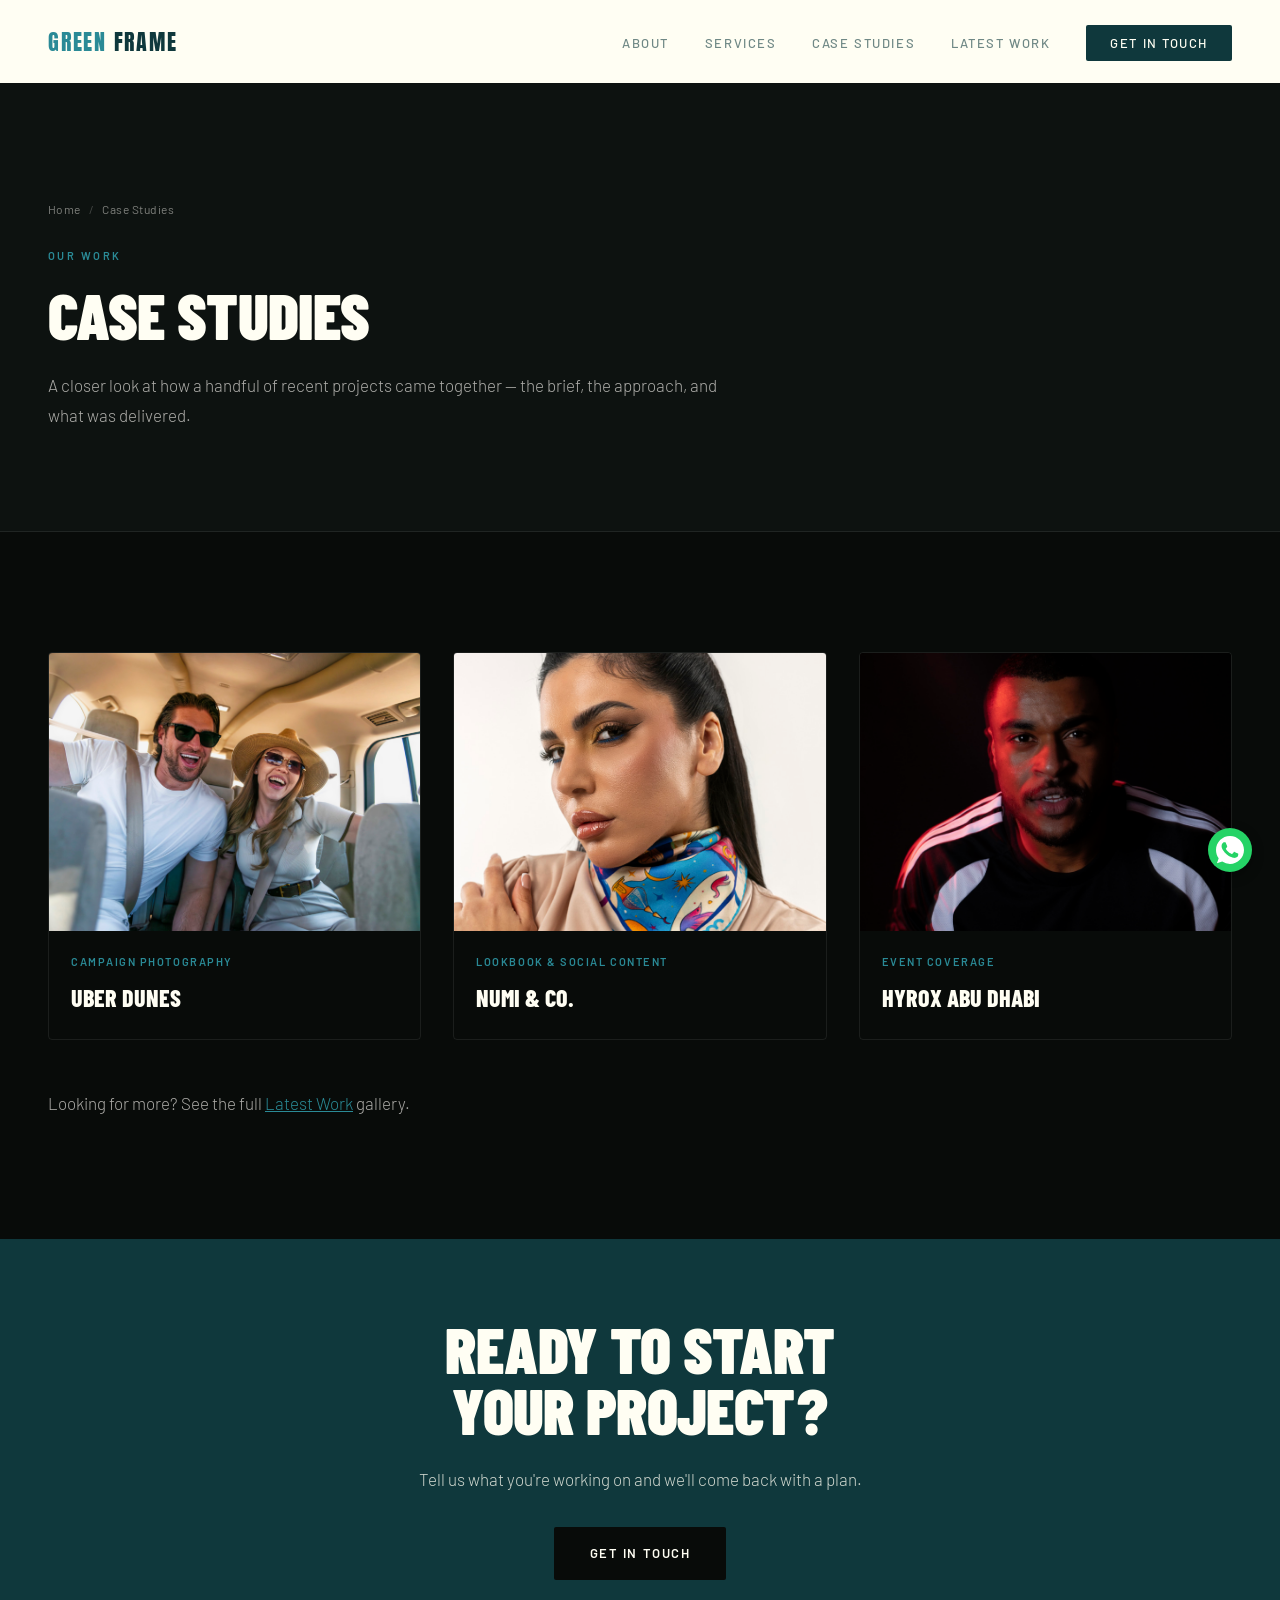
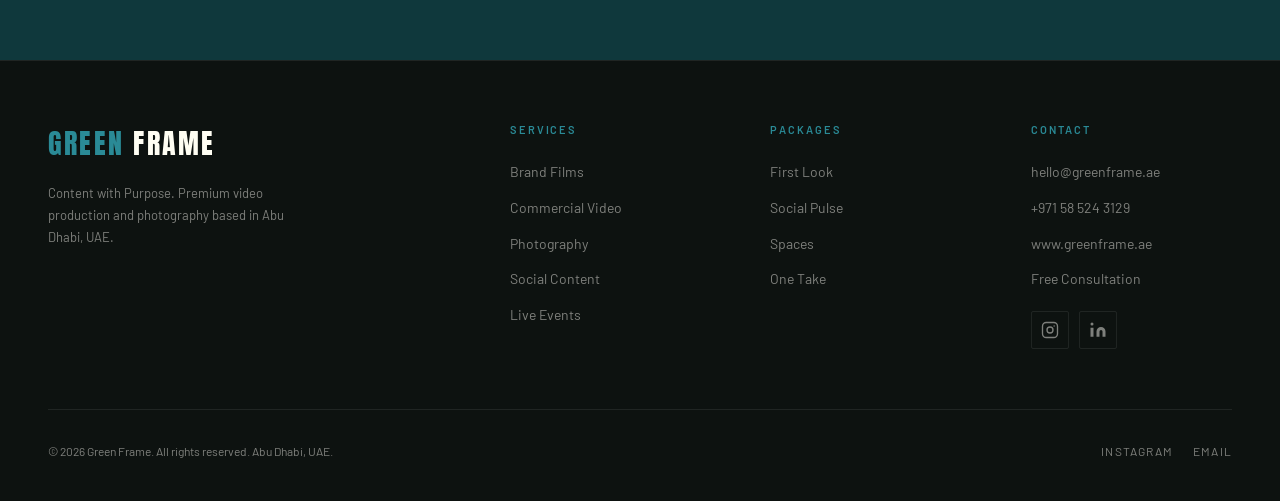
<file: case-studies/index.html>
<!DOCTYPE html>
<html lang="en">
<head>
  <meta charset="UTF-8" />
  <meta name="viewport" content="width=device-width, initial-scale=1.0" />

  <script async src="https://www.googletagmanager.com/gtag/js?id=G-6QBY2TJC35"></script>
  <script>
    window.dataLayer = window.dataLayer || [];
    function gtag(){dataLayer.push(arguments);}
    gtag('js', new Date());
    gtag('config', 'G-6QBY2TJC35');
  </script>

  <title>Case Studies | Green Frame Production Work in Abu Dhabi</title>
  <meta name="description" content="Real client work from Green Frame — brand films, campaign photography and event coverage delivered for businesses across Abu Dhabi and the UAE." />
  <meta name="keywords" content="Green Frame case studies, Abu Dhabi video production portfolio, UAE content agency work" />
  <meta name="author" content="Green Frame" />
  <link rel="canonical" href="https://greenframe.ae/case-studies/" />
  <link rel="icon" type="image/svg+xml" href="/favicon.svg" />
  <link rel="icon" type="image/png" href="/logo.png" />

  <meta property="og:type" content="website" />
  <meta property="og:url" content="https://greenframe.ae/case-studies/" />
  <meta property="og:title" content="Case Studies | Green Frame Production Work in Abu Dhabi" />
  <meta property="og:description" content="Real client work — brand films, campaign photography and event coverage delivered across Abu Dhabi and the UAE." />
  <meta property="og:image" content="https://greenframe.ae/portfolio/Uber Dunes-31.jpg" />
  <meta name="twitter:card" content="summary_large_image" />
  <meta name="twitter:title" content="Case Studies | Green Frame" />
  <meta name="twitter:description" content="Real client work from Green Frame across Abu Dhabi and the UAE." />

  <link rel="preconnect" href="https://fonts.googleapis.com" />
  <link rel="preconnect" href="https://fonts.gstatic.com" crossorigin />
  <link href="https://fonts.googleapis.com/css2?family=Anton&family=Barlow+Condensed:wght@400;600;700;800;900&family=Barlow:wght@300;400;500;600&display=swap" rel="stylesheet" />
  <link rel="stylesheet" href="/assets/site.css" />

  <script type="application/ld+json">
  {
    "@context": "https://schema.org",
    "@type": "BreadcrumbList",
    "itemListElement": [
      {"@type": "ListItem", "position": 1, "name": "Home", "item": "https://greenframe.ae/"},
      {"@type": "ListItem", "position": 2, "name": "Case Studies", "item": "https://greenframe.ae/case-studies/"}
    ]
  }
  </script>
</head>
<body>

  <nav id="main-nav" class="scrolled" role="navigation" aria-label="Main navigation">
    <a href="/" class="nav-logo" aria-label="Green Frame home"><span>GREEN</span> FRAME</a>
    <ul class="nav-links">
      <li><a href="/#about">About</a></li>
      <li class="nav-dropdown">
        <a href="/#services">Services</a>
        <ul class="nav-dropdown-menu">
          <li><a href="/services/brand-films-abu-dhabi.html">Brand Films</a></li>
          <li><a href="/services/commercial-video-production-uae.html">Commercial Video Production</a></li>
          <li><a href="/services/commercial-photography-abu-dhabi.html">Commercial Photography</a></li>
          <li><a href="/services/social-media-content-uae.html">Social Media Content</a></li>
          <li><a href="/services/event-photography-videography-abu-dhabi.html">Event Photography &amp; Videography</a></li>
        </ul>
      </li>
      <li><a href="/case-studies/">Case Studies</a></li>
      <li><a href="/latest-work.html">Latest Work</a></li>
      <li><a href="/#contact" class="nav-cta nav-cta-desktop">Get in Touch</a></li>
    </ul>
    <div class="nav-burger" id="burger" aria-label="Open menu" role="button" tabindex="0">
      <span></span><span></span><span></span>
    </div>
  </nav>

  <div class="mobile-menu" id="mobile-menu" role="dialog" aria-modal="true">
    <button class="mobile-close" id="mobile-close" aria-label="Close menu">&times;</button>
    <a href="/#about" class="mobile-link">About</a>
    <a href="/#services" class="mobile-link">Services</a>
    <div class="mobile-submenu">
      <a href="/services/brand-films-abu-dhabi.html" class="mobile-link">Brand Films</a>
      <a href="/services/commercial-video-production-uae.html" class="mobile-link">Commercial Video</a>
      <a href="/services/commercial-photography-abu-dhabi.html" class="mobile-link">Photography</a>
      <a href="/services/social-media-content-uae.html" class="mobile-link">Social Content</a>
      <a href="/services/event-photography-videography-abu-dhabi.html" class="mobile-link">Live Events</a>
    </div>
    <a href="/case-studies/" class="mobile-link">Case Studies</a>
    <a href="/latest-work.html" class="mobile-link">Latest Work</a>
    <a href="/#contact" class="mobile-link">Contact</a>
  </div>

  <section class="page-hero" aria-label="Page introduction">
    <div class="container">
      <ul class="breadcrumbs">
        <li><a href="/">Home</a></li>
        <li>Case Studies</li>
      </ul>
      <p class="section-label">Our Work</p>
      <h1 class="section-title">Case Studies</h1>
      <p class="section-body">A closer look at how a handful of recent projects came together — the brief, the approach, and what was delivered.</p>
    </div>
  </section>

  <section aria-label="Case studies list">
    <div class="container">
      <div class="work-index-grid">
        <a href="/case-studies/uber-dunes.html" class="work-card fade-up">
          <img src="/portfolio/Uber Dunes-31.jpg" alt="Uber Dunes desert launch campaign — aerial shot" loading="lazy" />
          <div class="work-card-body">
            <p class="work-card-tag">Campaign Photography</p>
            <h2 class="work-card-title">Uber Dunes</h2>
          </div>
        </a>
        <a href="/case-studies/numi-and-co.html" class="work-card fade-up fade-up-delay-1">
          <img src="/portfolio/Numi Low Res/Numi 34 copy.jpg" alt="Numi & Co. lookbook campaign — editorial portrait" loading="lazy" style="object-position: center 15%;" />
          <div class="work-card-body">
            <p class="work-card-tag">Lookbook &amp; Social Content</p>
            <h2 class="work-card-title">Numi &amp; Co.</h2>
          </div>
        </a>
        <a href="/case-studies/hyrox-abu-dhabi.html" class="work-card fade-up fade-up-delay-2">
          <img src="/portfolio/football-streaks-11.jpg" alt="Hyrox Abu Dhabi event coverage — action shot" loading="lazy" />
          <div class="work-card-body">
            <p class="work-card-tag">Event Coverage</p>
            <h2 class="work-card-title">Hyrox Abu Dhabi</h2>
          </div>
        </a>
      </div>
      <p class="section-body" style="margin-top:48px;">Looking for more? See the full <a href="/latest-work.html" style="color:var(--green-bright);">Latest Work</a> gallery.</p>
    </div>
  </section>

  <section class="cta-band" aria-label="Call to action">
    <div class="container">
      <h2 class="section-title">Ready to Start<br/>Your Project?</h2>
      <p class="section-body">Tell us what you're working on and we'll come back with a plan.</p>
      <a href="/#contact" class="btn-primary" style="background:var(--black);">Get in Touch</a>
    </div>
  </section>

  <footer role="contentinfo">
    <div class="container">
      <div class="footer-inner">
        <div>
          <div class="footer-brand-name"><span>GREEN</span> FRAME</div>
          <p class="footer-tagline">Content with Purpose. Premium video production and photography based in Abu Dhabi, UAE.</p>
        </div>
        <div>
          <div class="footer-col-title">Services</div>
          <ul class="footer-links">
            <li><a href="/services/brand-films-abu-dhabi.html">Brand Films</a></li>
            <li><a href="/services/commercial-video-production-uae.html">Commercial Video</a></li>
            <li><a href="/services/commercial-photography-abu-dhabi.html">Photography</a></li>
            <li><a href="/services/social-media-content-uae.html">Social Content</a></li>
            <li><a href="/services/event-photography-videography-abu-dhabi.html">Live Events</a></li>
          </ul>
        </div>
        <div>
          <div class="footer-col-title">Packages</div>
          <ul class="footer-links">
            <li><a href="/#products">First Look</a></li>
            <li><a href="/#products">Social Pulse</a></li>
            <li><a href="/#products">Spaces</a></li>
            <li><a href="/#products">One Take</a></li>
          </ul>
        </div>
        <div>
          <div class="footer-col-title">Contact</div>
          <ul class="footer-links">
            <li><a href="mailto:hello@greenframe.ae">hello@greenframe.ae</a></li>
            <li><a href="tel:+971585243129">+971 58 524 3129</a></li>
            <li><a href="https://www.greenframe.ae">www.greenframe.ae</a></li>
            <li><a href="/#contact">Free Consultation</a></li>
          </ul>
          <div class="footer-social-icons">
            <a href="https://www.instagram.com/green_frame_uae/" target="_blank" rel="noopener noreferrer" aria-label="Instagram" class="social-icon-btn">
              <svg width="18" height="18" viewBox="0 0 24 24" fill="none" stroke="currentColor" stroke-width="1.8" stroke-linecap="round" stroke-linejoin="round"><rect x="2" y="2" width="20" height="20" rx="5" ry="5"/><circle cx="12" cy="12" r="4"/><circle cx="17.5" cy="6.5" r="1" fill="currentColor" stroke="none"/></svg>
            </a>
            <a href="https://ae.linkedin.com/in/john-scully-3106bb7" target="_blank" rel="noopener noreferrer" aria-label="LinkedIn" class="social-icon-btn">
              <svg width="18" height="18" viewBox="0 0 24 24" fill="currentColor"><path d="M16 8a6 6 0 0 1 6 6v7h-4v-7a2 2 0 0 0-2-2 2 2 0 0 0-2 2v7h-4v-7a6 6 0 0 1 6-6z"/><rect x="2" y="9" width="4" height="12"/><circle cx="4" cy="4" r="2"/></svg>
            </a>
          </div>
        </div>
      </div>
      <div class="footer-bottom">
        <span class="footer-copy">© 2026 Green Frame. All rights reserved. Abu Dhabi, UAE.</span>
        <div class="footer-social">
          <a href="https://www.instagram.com/green_frame_uae/" target="_blank" rel="noopener noreferrer">Instagram</a>
          <a href="mailto:hello@greenframe.ae">Email</a>
        </div>
      </div>
    </div>
  </footer>

  <a href="https://wa.me/971585243129?text=Hi%20Green%20Frame%2C%20I%27d%20like%20to%20discuss%20a%20project." class="whatsapp-float" target="_blank" rel="noopener noreferrer" aria-label="Chat on WhatsApp">
    <svg viewBox="0 0 32 32" width="28" height="28" fill="#fff"><path d="M16.004 0h-.008C7.174 0 0 7.176 0 16.004c0 3.5 1.132 6.742 3.052 9.376L1.056 31.2l6.04-1.94a15.9 15.9 0 0 0 8.908 2.712C24.828 31.972 32 24.796 32 16.004 32 7.176 24.828 0 16.004 0zm9.312 22.612c-.396 1.112-1.956 2.036-3.2 2.304-.852.18-1.964.324-5.708-1.228-4.792-1.984-7.872-6.848-8.112-7.164-.228-.316-1.92-2.556-1.92-4.876s1.216-3.46 1.648-3.932c.432-.472.944-.592 1.256-.592.312 0 .624.004.896.016.288.012.672-.108 1.052.804.396.948 1.344 3.272 1.464 3.512.12.236.196.516.04.832-.16.316-.24.516-.472.792-.236.28-.496.624-.708.836-.236.236-.48.492-.208.964s1.216 2.004 2.608 3.248c1.792 1.6 3.3 2.096 3.772 2.332.472.236.748.196 1.02-.12.276-.316 1.176-1.372 1.488-1.844.316-.472.628-.392 1.06-.236.432.16 2.748 1.296 3.22 1.532.472.236.784.352.9.548.112.196.112 1.148-.284 2.26z"/></svg>
  </a>

  <script>
    const nav = document.getElementById('main-nav');
    window.addEventListener('scroll', () => { nav.classList.toggle('scrolled', window.scrollY > 60); });

    const burger = document.getElementById('burger');
    const mobileMenu = document.getElementById('mobile-menu');
    const mobileClose = document.getElementById('mobile-close');
    burger.addEventListener('click', () => mobileMenu.classList.add('open'));
    mobileClose.addEventListener('click', () => mobileMenu.classList.remove('open'));
    document.querySelectorAll('.mobile-link').forEach(link => {
      link.addEventListener('click', () => mobileMenu.classList.remove('open'));
    });

    const observer = new IntersectionObserver((entries) => {
      entries.forEach(entry => { if (entry.isIntersecting) entry.target.classList.add('visible'); });
    }, { threshold: 0.1, rootMargin: '0px 0px -40px 0px' });
    document.querySelectorAll('.fade-up').forEach(el => observer.observe(el));
  </script>
</body>
</html>
</file>
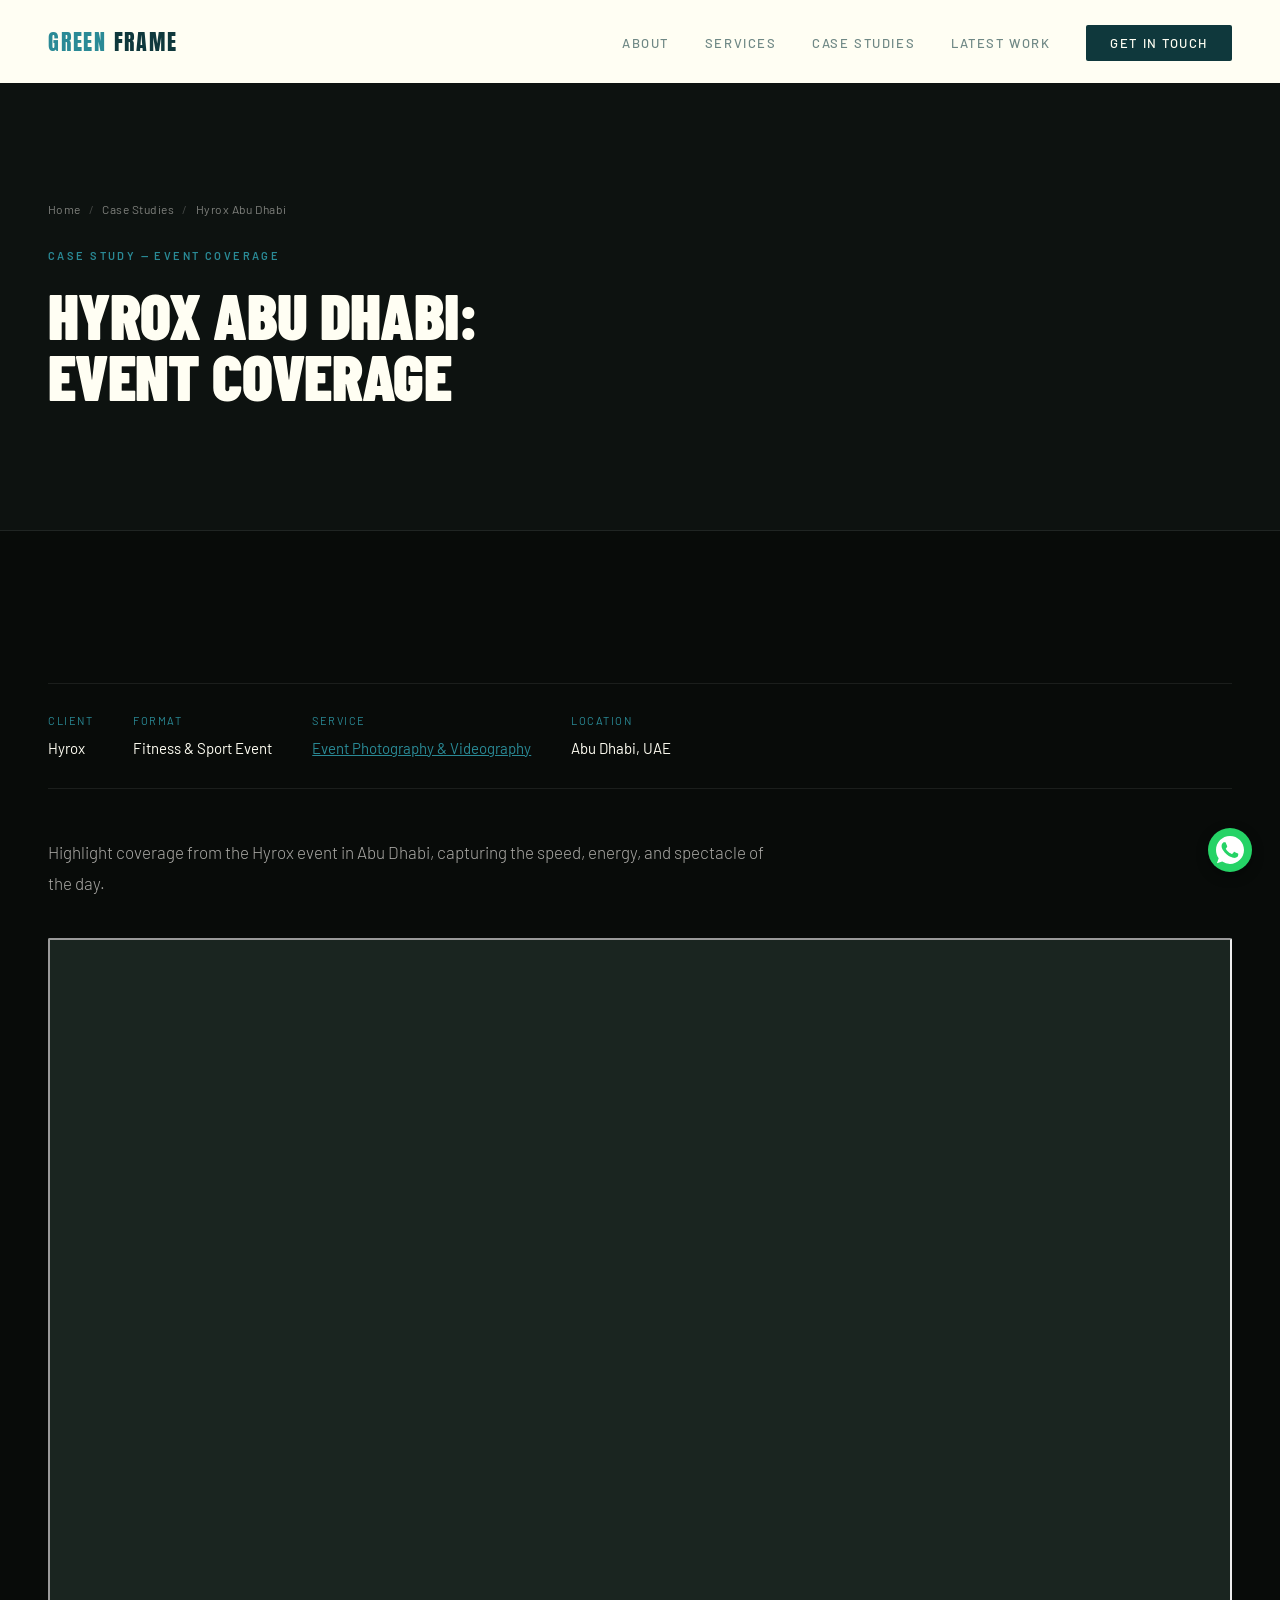
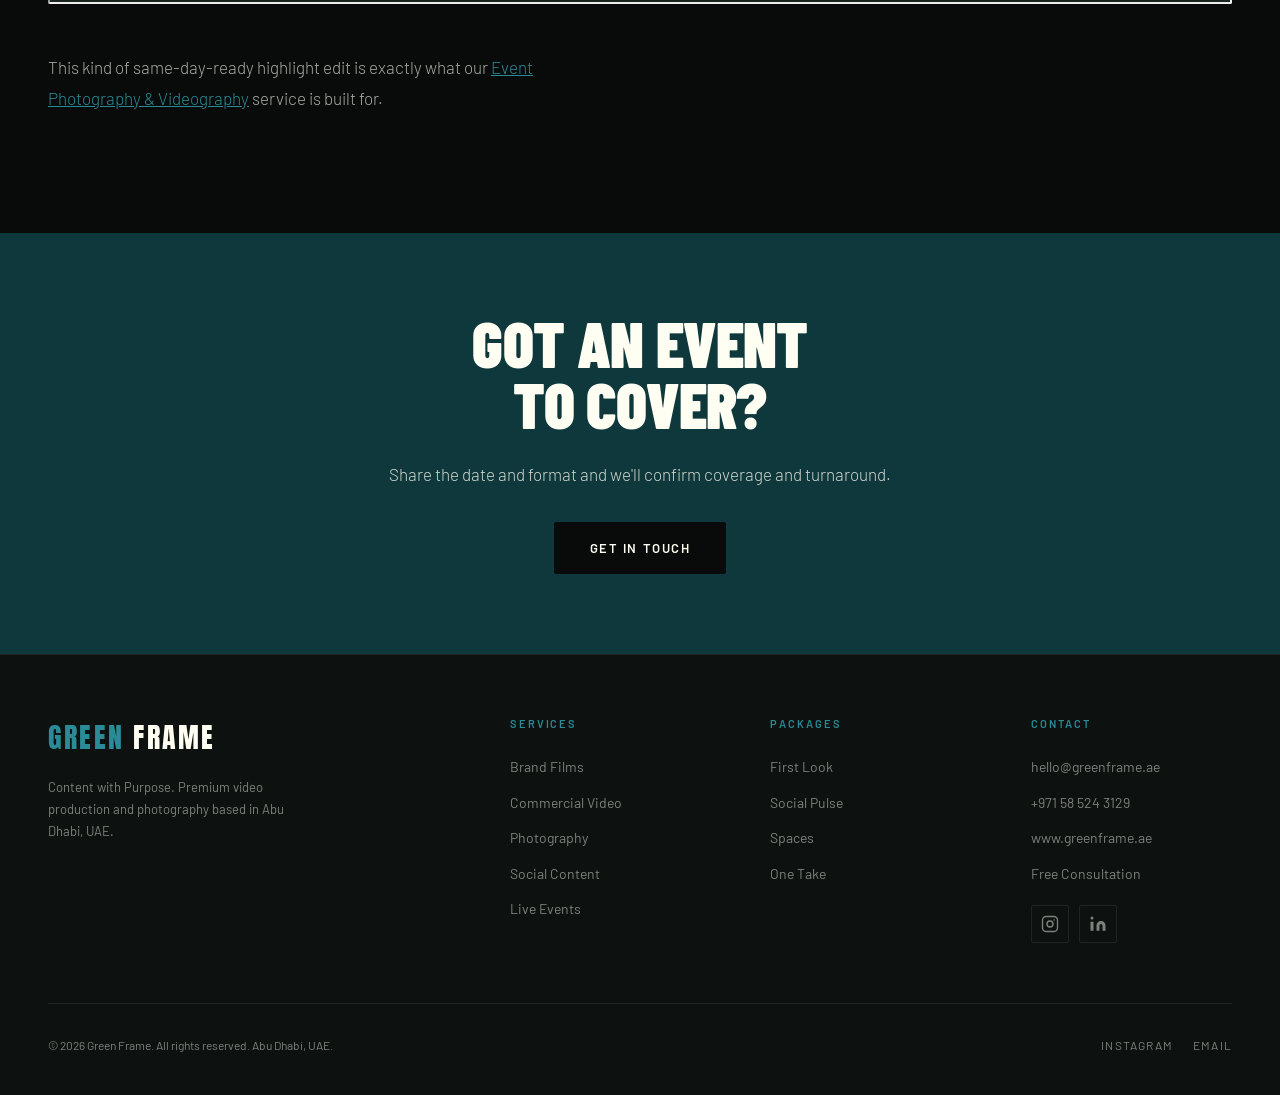
<file: case-studies/hyrox-abu-dhabi.html>
<!DOCTYPE html>
<html lang="en">
<head>
  <meta charset="UTF-8" />
  <meta name="viewport" content="width=device-width, initial-scale=1.0" />

  <script async src="https://www.googletagmanager.com/gtag/js?id=G-6QBY2TJC35"></script>
  <script>
    window.dataLayer = window.dataLayer || [];
    function gtag(){dataLayer.push(arguments);}
    gtag('js', new Date());
    gtag('config', 'G-6QBY2TJC35');
  </script>

  <title>Hyrox Abu Dhabi Event Coverage | Case Study | Green Frame</title>
  <meta name="description" content="Highlight video coverage from the Hyrox fitness event in Abu Dhabi — capturing the speed, energy and spectacle of race day." />
  <meta name="keywords" content="Hyrox Abu Dhabi video, event highlight video UAE, sports event coverage Abu Dhabi" />
  <meta name="author" content="Green Frame" />
  <link rel="canonical" href="https://greenframe.ae/case-studies/hyrox-abu-dhabi.html" />
  <link rel="icon" type="image/svg+xml" href="/favicon.svg" />
  <link rel="icon" type="image/png" href="/logo.png" />

  <meta property="og:type" content="article" />
  <meta property="og:url" content="https://greenframe.ae/case-studies/hyrox-abu-dhabi.html" />
  <meta property="og:title" content="Hyrox Abu Dhabi Event Coverage | Case Study | Green Frame" />
  <meta property="og:description" content="Highlight video coverage from the Hyrox fitness event in Abu Dhabi." />
  <meta property="og:image" content="https://greenframe.ae/portfolio/football-streaks-11.jpg" />
  <meta name="twitter:card" content="summary_large_image" />
  <meta name="twitter:title" content="Hyrox Abu Dhabi Event Coverage | Green Frame" />
  <meta name="twitter:description" content="Highlight video coverage from the Hyrox fitness event in Abu Dhabi." />

  <link rel="preconnect" href="https://fonts.googleapis.com" />
  <link rel="preconnect" href="https://fonts.gstatic.com" crossorigin />
  <link href="https://fonts.googleapis.com/css2?family=Anton&family=Barlow+Condensed:wght@400;600;700;800;900&family=Barlow:wght@300;400;500;600&display=swap" rel="stylesheet" />
  <link rel="stylesheet" href="/assets/site.css" />

  <script type="application/ld+json">
  {
    "@context": "https://schema.org",
    "@type": "BreadcrumbList",
    "itemListElement": [
      {"@type": "ListItem", "position": 1, "name": "Home", "item": "https://greenframe.ae/"},
      {"@type": "ListItem", "position": 2, "name": "Case Studies", "item": "https://greenframe.ae/case-studies/"},
      {"@type": "ListItem", "position": 3, "name": "Hyrox Abu Dhabi", "item": "https://greenframe.ae/case-studies/hyrox-abu-dhabi.html"}
    ]
  }
  </script>
  <style>
    .video-wrap { position: relative; width: 100%; aspect-ratio: 16/9; border-radius: 2px; overflow: hidden; background: var(--mid); }
    .video-wrap iframe { position: absolute; inset: 0; width: 100%; height: 100%; }
  </style>
</head>
<body>

  <nav id="main-nav" class="scrolled" role="navigation" aria-label="Main navigation">
    <a href="/" class="nav-logo" aria-label="Green Frame home"><span>GREEN</span> FRAME</a>
    <ul class="nav-links">
      <li><a href="/#about">About</a></li>
      <li class="nav-dropdown">
        <a href="/#services">Services</a>
        <ul class="nav-dropdown-menu">
          <li><a href="/services/brand-films-abu-dhabi.html">Brand Films</a></li>
          <li><a href="/services/commercial-video-production-uae.html">Commercial Video Production</a></li>
          <li><a href="/services/commercial-photography-abu-dhabi.html">Commercial Photography</a></li>
          <li><a href="/services/social-media-content-uae.html">Social Media Content</a></li>
          <li><a href="/services/event-photography-videography-abu-dhabi.html">Event Photography &amp; Videography</a></li>
        </ul>
      </li>
      <li><a href="/case-studies/">Case Studies</a></li>
      <li><a href="/latest-work.html">Latest Work</a></li>
      <li><a href="/#contact" class="nav-cta nav-cta-desktop">Get in Touch</a></li>
    </ul>
    <div class="nav-burger" id="burger" aria-label="Open menu" role="button" tabindex="0">
      <span></span><span></span><span></span>
    </div>
  </nav>

  <div class="mobile-menu" id="mobile-menu" role="dialog" aria-modal="true">
    <button class="mobile-close" id="mobile-close" aria-label="Close menu">&times;</button>
    <a href="/#about" class="mobile-link">About</a>
    <a href="/#services" class="mobile-link">Services</a>
    <div class="mobile-submenu">
      <a href="/services/brand-films-abu-dhabi.html" class="mobile-link">Brand Films</a>
      <a href="/services/commercial-video-production-uae.html" class="mobile-link">Commercial Video</a>
      <a href="/services/commercial-photography-abu-dhabi.html" class="mobile-link">Photography</a>
      <a href="/services/social-media-content-uae.html" class="mobile-link">Social Content</a>
      <a href="/services/event-photography-videography-abu-dhabi.html" class="mobile-link">Live Events</a>
    </div>
    <a href="/case-studies/" class="mobile-link">Case Studies</a>
    <a href="/latest-work.html" class="mobile-link">Latest Work</a>
    <a href="/#contact" class="mobile-link">Contact</a>
  </div>

  <section class="page-hero" aria-label="Page introduction">
    <div class="container">
      <ul class="breadcrumbs">
        <li><a href="/">Home</a></li>
        <li><a href="/case-studies/">Case Studies</a></li>
        <li>Hyrox Abu Dhabi</li>
      </ul>
      <p class="section-label">Case Study — Event Coverage</p>
      <h1 class="section-title">Hyrox Abu Dhabi:<br/>Event Coverage</h1>
    </div>
  </section>

  <section aria-label="Case study details">
    <div class="container">
      <div class="case-study-meta">
        <div class="case-study-meta-item">
          <div class="label">Client</div>
          <div class="value">Hyrox</div>
        </div>
        <div class="case-study-meta-item">
          <div class="label">Format</div>
          <div class="value">Fitness &amp; Sport Event</div>
        </div>
        <div class="case-study-meta-item">
          <div class="label">Service</div>
          <div class="value"><a href="/services/event-photography-videography-abu-dhabi.html" style="color:var(--green-bright);">Event Photography &amp; Videography</a></div>
        </div>
        <div class="case-study-meta-item">
          <div class="label">Location</div>
          <div class="value">Abu Dhabi, UAE</div>
        </div>
      </div>
      <p class="section-body" style="max-width:720px; margin-bottom:40px;">Highlight coverage from the Hyrox event in Abu Dhabi, capturing the speed, energy, and spectacle of the day.</p>
      <div class="video-wrap">
        <iframe src="https://player.vimeo.com/video/1188421829?controls=1" allowfullscreen title="Hyrox Abu Dhabi highlight video"></iframe>
      </div>
      <p class="section-body" style="margin-top:48px;">This kind of same-day-ready highlight edit is exactly what our <a href="/services/event-photography-videography-abu-dhabi.html" style="color:var(--green-bright);">Event Photography &amp; Videography</a> service is built for.</p>
    </div>
  </section>

  <section class="cta-band" aria-label="Call to action">
    <div class="container">
      <h2 class="section-title">Got an Event<br/>to Cover?</h2>
      <p class="section-body">Share the date and format and we'll confirm coverage and turnaround.</p>
      <a href="/#contact" class="btn-primary" style="background:var(--black);">Get in Touch</a>
    </div>
  </section>

  <footer role="contentinfo">
    <div class="container">
      <div class="footer-inner">
        <div>
          <div class="footer-brand-name"><span>GREEN</span> FRAME</div>
          <p class="footer-tagline">Content with Purpose. Premium video production and photography based in Abu Dhabi, UAE.</p>
        </div>
        <div>
          <div class="footer-col-title">Services</div>
          <ul class="footer-links">
            <li><a href="/services/brand-films-abu-dhabi.html">Brand Films</a></li>
            <li><a href="/services/commercial-video-production-uae.html">Commercial Video</a></li>
            <li><a href="/services/commercial-photography-abu-dhabi.html">Photography</a></li>
            <li><a href="/services/social-media-content-uae.html">Social Content</a></li>
            <li><a href="/services/event-photography-videography-abu-dhabi.html">Live Events</a></li>
          </ul>
        </div>
        <div>
          <div class="footer-col-title">Packages</div>
          <ul class="footer-links">
            <li><a href="/#products">First Look</a></li>
            <li><a href="/#products">Social Pulse</a></li>
            <li><a href="/#products">Spaces</a></li>
            <li><a href="/#products">One Take</a></li>
          </ul>
        </div>
        <div>
          <div class="footer-col-title">Contact</div>
          <ul class="footer-links">
            <li><a href="mailto:hello@greenframe.ae">hello@greenframe.ae</a></li>
            <li><a href="tel:+971585243129">+971 58 524 3129</a></li>
            <li><a href="https://www.greenframe.ae">www.greenframe.ae</a></li>
            <li><a href="/#contact">Free Consultation</a></li>
          </ul>
          <div class="footer-social-icons">
            <a href="https://www.instagram.com/green_frame_uae/" target="_blank" rel="noopener noreferrer" aria-label="Instagram" class="social-icon-btn">
              <svg width="18" height="18" viewBox="0 0 24 24" fill="none" stroke="currentColor" stroke-width="1.8" stroke-linecap="round" stroke-linejoin="round"><rect x="2" y="2" width="20" height="20" rx="5" ry="5"/><circle cx="12" cy="12" r="4"/><circle cx="17.5" cy="6.5" r="1" fill="currentColor" stroke="none"/></svg>
            </a>
            <a href="https://ae.linkedin.com/in/john-scully-3106bb7" target="_blank" rel="noopener noreferrer" aria-label="LinkedIn" class="social-icon-btn">
              <svg width="18" height="18" viewBox="0 0 24 24" fill="currentColor"><path d="M16 8a6 6 0 0 1 6 6v7h-4v-7a2 2 0 0 0-2-2 2 2 0 0 0-2 2v7h-4v-7a6 6 0 0 1 6-6z"/><rect x="2" y="9" width="4" height="12"/><circle cx="4" cy="4" r="2"/></svg>
            </a>
          </div>
        </div>
      </div>
      <div class="footer-bottom">
        <span class="footer-copy">© 2026 Green Frame. All rights reserved. Abu Dhabi, UAE.</span>
        <div class="footer-social">
          <a href="https://www.instagram.com/green_frame_uae/" target="_blank" rel="noopener noreferrer">Instagram</a>
          <a href="mailto:hello@greenframe.ae">Email</a>
        </div>
      </div>
    </div>
  </footer>

  <a href="https://wa.me/971585243129?text=Hi%20Green%20Frame%2C%20I%27d%20like%20to%20discuss%20event%20coverage." class="whatsapp-float" target="_blank" rel="noopener noreferrer" aria-label="Chat on WhatsApp">
    <svg viewBox="0 0 32 32" width="28" height="28" fill="#fff"><path d="M16.004 0h-.008C7.174 0 0 7.176 0 16.004c0 3.5 1.132 6.742 3.052 9.376L1.056 31.2l6.04-1.94a15.9 15.9 0 0 0 8.908 2.712C24.828 31.972 32 24.796 32 16.004 32 7.176 24.828 0 16.004 0zm9.312 22.612c-.396 1.112-1.956 2.036-3.2 2.304-.852.18-1.964.324-5.708-1.228-4.792-1.984-7.872-6.848-8.112-7.164-.228-.316-1.92-2.556-1.92-4.876s1.216-3.46 1.648-3.932c.432-.472.944-.592 1.256-.592.312 0 .624.004.896.016.288.012.672-.108 1.052.804.396.948 1.344 3.272 1.464 3.512.12.236.196.516.04.832-.16.316-.24.516-.472.792-.236.28-.496.624-.708.836-.236.236-.48.492-.208.964s1.216 2.004 2.608 3.248c1.792 1.6 3.3 2.096 3.772 2.332.472.236.748.196 1.02-.12.276-.316 1.176-1.372 1.488-1.844.316-.472.628-.392 1.06-.236.432.16 2.748 1.296 3.22 1.532.472.236.784.352.9.548.112.196.112 1.148-.284 2.26z"/></svg>
  </a>

  <script>
    const nav = document.getElementById('main-nav');
    window.addEventListener('scroll', () => { nav.classList.toggle('scrolled', window.scrollY > 60); });

    const burger = document.getElementById('burger');
    const mobileMenu = document.getElementById('mobile-menu');
    const mobileClose = document.getElementById('mobile-close');
    burger.addEventListener('click', () => mobileMenu.classList.add('open'));
    mobileClose.addEventListener('click', () => mobileMenu.classList.remove('open'));
    document.querySelectorAll('.mobile-link').forEach(link => {
      link.addEventListener('click', () => mobileMenu.classList.remove('open'));
    });
  </script>
</body>
</html>
</file>
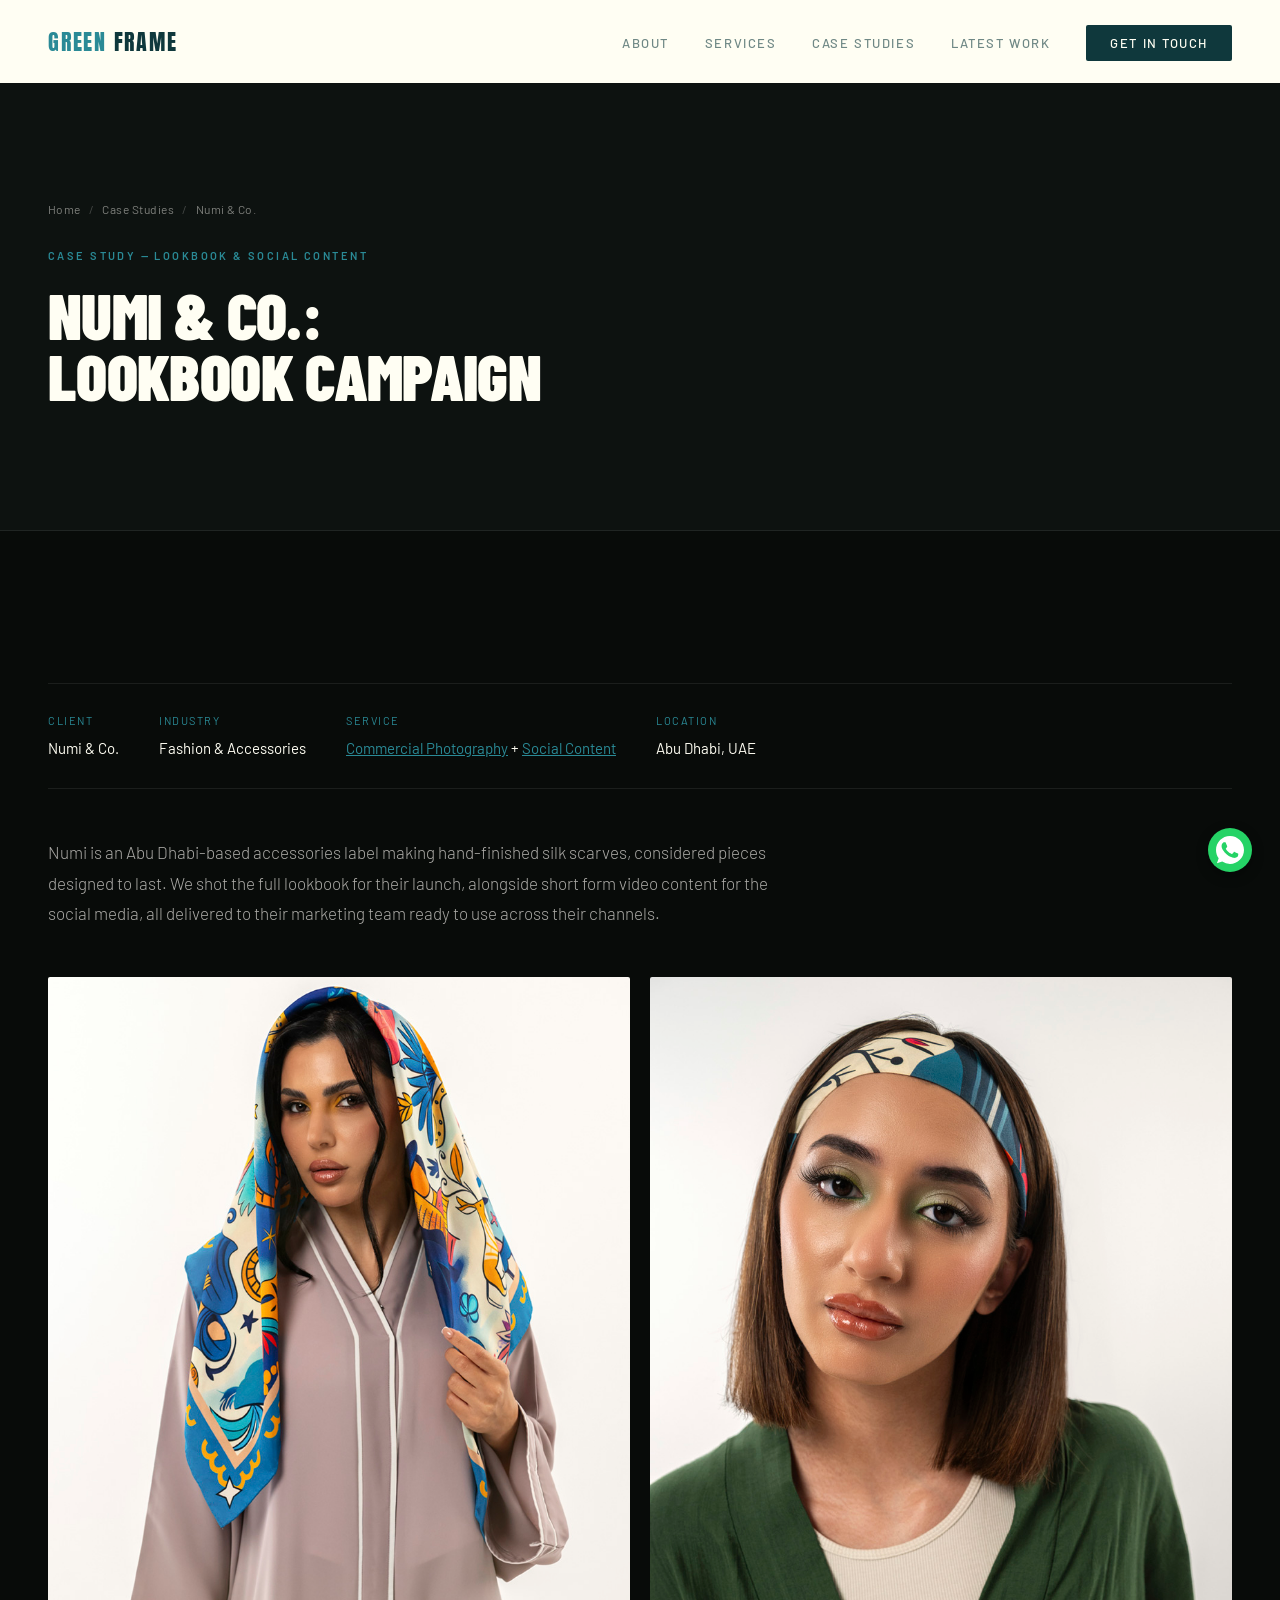
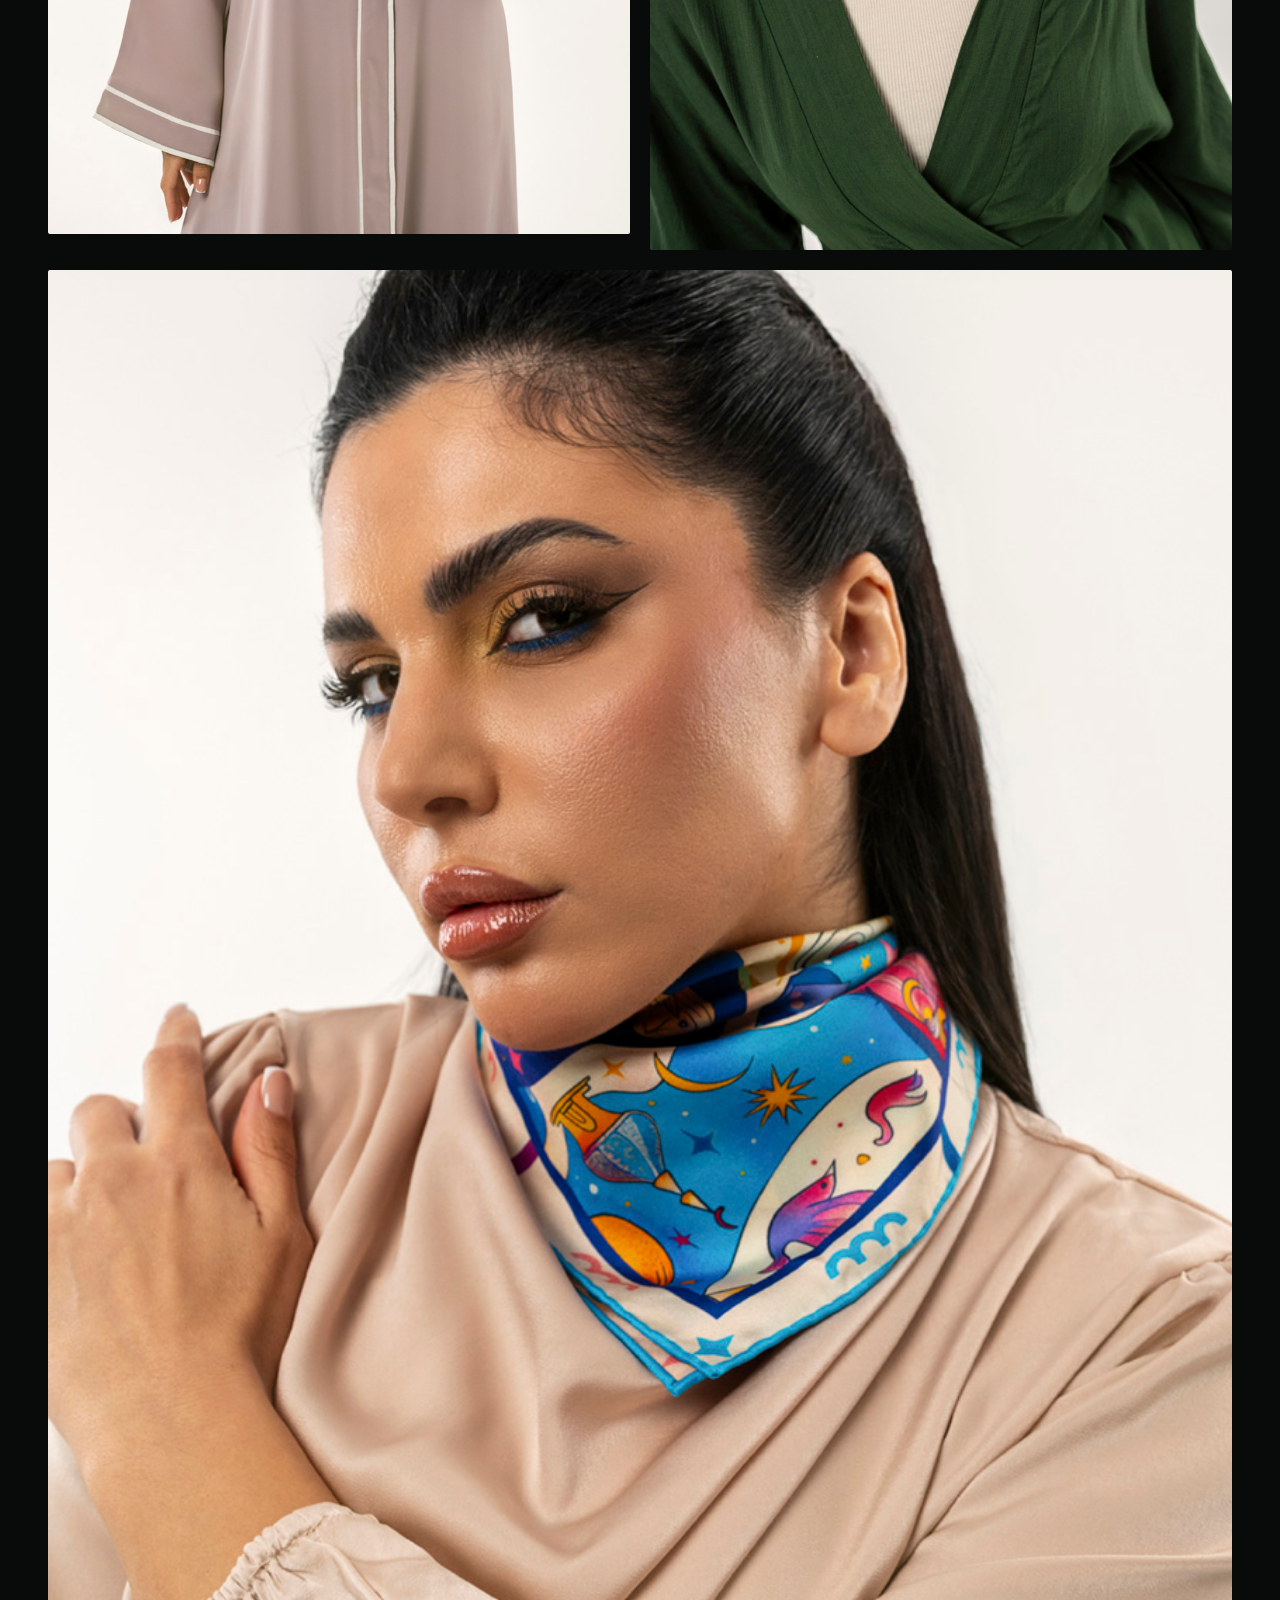
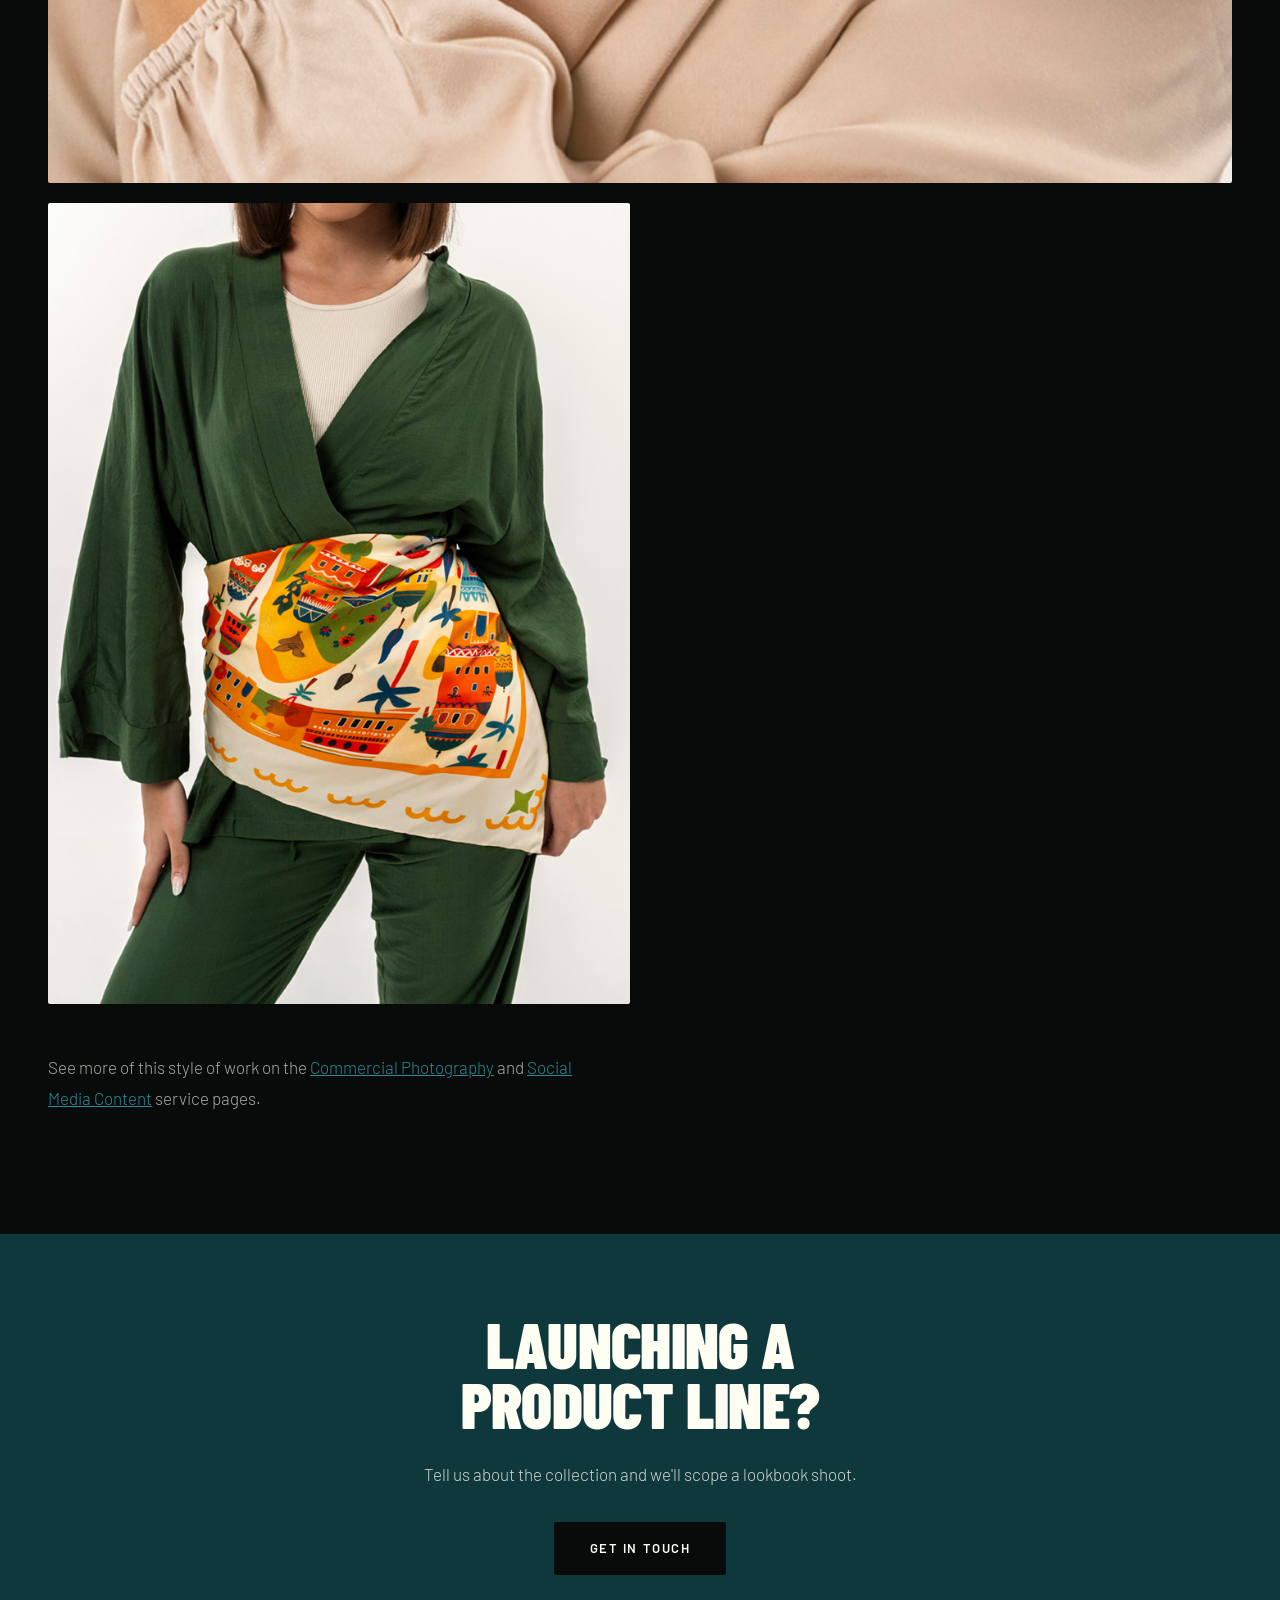
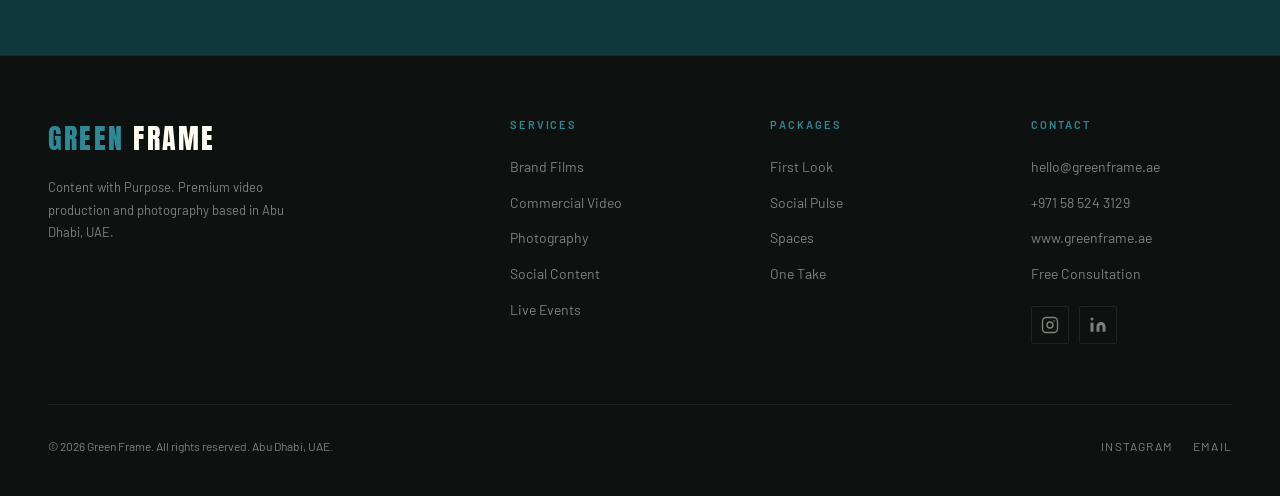
<file: case-studies/numi-and-co.html>
<!DOCTYPE html>
<html lang="en">
<head>
  <meta charset="UTF-8" />
  <meta name="viewport" content="width=device-width, initial-scale=1.0" />

  <script async src="https://www.googletagmanager.com/gtag/js?id=G-6QBY2TJC35"></script>
  <script>
    window.dataLayer = window.dataLayer || [];
    function gtag(){dataLayer.push(arguments);}
    gtag('js', new Date());
    gtag('config', 'G-6QBY2TJC35');
  </script>

  <title>Numi & Co. Lookbook Campaign | Case Study | Green Frame</title>
  <meta name="description" content="Full lookbook photography and short-form social video produced for Numi & Co., an Abu Dhabi-based silk scarf accessories label." />
  <meta name="keywords" content="lookbook photography Abu Dhabi, fashion campaign photography UAE, accessories brand photography" />
  <meta name="author" content="Green Frame" />
  <link rel="canonical" href="https://greenframe.ae/case-studies/numi-and-co.html" />
  <link rel="icon" type="image/svg+xml" href="/favicon.svg" />
  <link rel="icon" type="image/png" href="/logo.png" />

  <meta property="og:type" content="article" />
  <meta property="og:url" content="https://greenframe.ae/case-studies/numi-and-co.html" />
  <meta property="og:title" content="Numi & Co. Lookbook Campaign | Case Study | Green Frame" />
  <meta property="og:description" content="Full lookbook photography and short-form video for Numi & Co., an Abu Dhabi silk scarf label." />
  <meta property="og:image" content="https://greenframe.ae/portfolio/Numi Low Res/Numi 34 copy.jpg" />
  <meta name="twitter:card" content="summary_large_image" />
  <meta name="twitter:title" content="Numi & Co. Lookbook Campaign | Green Frame" />
  <meta name="twitter:description" content="Full lookbook photography and short-form video for Numi & Co." />

  <link rel="preconnect" href="https://fonts.googleapis.com" />
  <link rel="preconnect" href="https://fonts.gstatic.com" crossorigin />
  <link href="https://fonts.googleapis.com/css2?family=Anton&family=Barlow+Condensed:wght@400;600;700;800;900&family=Barlow:wght@300;400;500;600&display=swap" rel="stylesheet" />
  <link rel="stylesheet" href="/assets/site.css" />

  <script type="application/ld+json">
  {
    "@context": "https://schema.org",
    "@type": "BreadcrumbList",
    "itemListElement": [
      {"@type": "ListItem", "position": 1, "name": "Home", "item": "https://greenframe.ae/"},
      {"@type": "ListItem", "position": 2, "name": "Case Studies", "item": "https://greenframe.ae/case-studies/"},
      {"@type": "ListItem", "position": 3, "name": "Numi & Co.", "item": "https://greenframe.ae/case-studies/numi-and-co.html"}
    ]
  }
  </script>
</head>
<body>

  <nav id="main-nav" class="scrolled" role="navigation" aria-label="Main navigation">
    <a href="/" class="nav-logo" aria-label="Green Frame home"><span>GREEN</span> FRAME</a>
    <ul class="nav-links">
      <li><a href="/#about">About</a></li>
      <li class="nav-dropdown">
        <a href="/#services">Services</a>
        <ul class="nav-dropdown-menu">
          <li><a href="/services/brand-films-abu-dhabi.html">Brand Films</a></li>
          <li><a href="/services/commercial-video-production-uae.html">Commercial Video Production</a></li>
          <li><a href="/services/commercial-photography-abu-dhabi.html">Commercial Photography</a></li>
          <li><a href="/services/social-media-content-uae.html">Social Media Content</a></li>
          <li><a href="/services/event-photography-videography-abu-dhabi.html">Event Photography &amp; Videography</a></li>
        </ul>
      </li>
      <li><a href="/case-studies/">Case Studies</a></li>
      <li><a href="/latest-work.html">Latest Work</a></li>
      <li><a href="/#contact" class="nav-cta nav-cta-desktop">Get in Touch</a></li>
    </ul>
    <div class="nav-burger" id="burger" aria-label="Open menu" role="button" tabindex="0">
      <span></span><span></span><span></span>
    </div>
  </nav>

  <div class="mobile-menu" id="mobile-menu" role="dialog" aria-modal="true">
    <button class="mobile-close" id="mobile-close" aria-label="Close menu">&times;</button>
    <a href="/#about" class="mobile-link">About</a>
    <a href="/#services" class="mobile-link">Services</a>
    <div class="mobile-submenu">
      <a href="/services/brand-films-abu-dhabi.html" class="mobile-link">Brand Films</a>
      <a href="/services/commercial-video-production-uae.html" class="mobile-link">Commercial Video</a>
      <a href="/services/commercial-photography-abu-dhabi.html" class="mobile-link">Photography</a>
      <a href="/services/social-media-content-uae.html" class="mobile-link">Social Content</a>
      <a href="/services/event-photography-videography-abu-dhabi.html" class="mobile-link">Live Events</a>
    </div>
    <a href="/case-studies/" class="mobile-link">Case Studies</a>
    <a href="/latest-work.html" class="mobile-link">Latest Work</a>
    <a href="/#contact" class="mobile-link">Contact</a>
  </div>

  <section class="page-hero" aria-label="Page introduction">
    <div class="container">
      <ul class="breadcrumbs">
        <li><a href="/">Home</a></li>
        <li><a href="/case-studies/">Case Studies</a></li>
        <li>Numi &amp; Co.</li>
      </ul>
      <p class="section-label">Case Study — Lookbook &amp; Social Content</p>
      <h1 class="section-title">Numi &amp; Co.:<br/>Lookbook Campaign</h1>
    </div>
  </section>

  <section aria-label="Case study details">
    <div class="container">
      <div class="case-study-meta">
        <div class="case-study-meta-item">
          <div class="label">Client</div>
          <div class="value">Numi &amp; Co.</div>
        </div>
        <div class="case-study-meta-item">
          <div class="label">Industry</div>
          <div class="value">Fashion &amp; Accessories</div>
        </div>
        <div class="case-study-meta-item">
          <div class="label">Service</div>
          <div class="value"><a href="/services/commercial-photography-abu-dhabi.html" style="color:var(--green-bright);">Commercial Photography</a> + <a href="/services/social-media-content-uae.html" style="color:var(--green-bright);">Social Content</a></div>
        </div>
        <div class="case-study-meta-item">
          <div class="label">Location</div>
          <div class="value">Abu Dhabi, UAE</div>
        </div>
      </div>
      <p class="section-body" style="max-width:720px;">Numi is an Abu Dhabi-based accessories label making hand-finished silk scarves, considered pieces designed to last. We shot the full lookbook for their launch, alongside short form video content for the social media, all delivered to their marketing team ready to use across their channels.</p>
      <div class="case-study-grid" style="margin-top:48px;">
        <img src="/portfolio/Numi Low Res/Numi-2.jpg" alt="Numi & Co. silk scarf — model portrait wearing printed scarf, Abu Dhabi lookbook" loading="lazy" style="object-position: center 20%;" />
        <img src="/portfolio/Numi Low Res/Numi-4.jpg" alt="Numi & Co. lookbook — model in profile with silk scarf draped over shoulders" loading="lazy" style="object-position: center 25%;" />
        <img src="/portfolio/Numi Low Res/Numi 34 copy.jpg" alt="Numi & Co. campaign — full-length editorial portrait with hand-finished silk scarf" loading="lazy" class="img-wide" style="object-position: center 15%;" />
        <img src="/portfolio/Numi Low Res/Numi-5.jpg" alt="Numi & Co. silk scarf — close-up detail shot, Abu Dhabi accessories campaign" loading="lazy" />
      </div>
      <p class="section-body" style="margin-top:48px;">See more of this style of work on the <a href="/services/commercial-photography-abu-dhabi.html" style="color:var(--green-bright);">Commercial Photography</a> and <a href="/services/social-media-content-uae.html" style="color:var(--green-bright);">Social Media Content</a> service pages.</p>
    </div>
  </section>

  <section class="cta-band" aria-label="Call to action">
    <div class="container">
      <h2 class="section-title">Launching a<br/>Product Line?</h2>
      <p class="section-body">Tell us about the collection and we'll scope a lookbook shoot.</p>
      <a href="/#contact" class="btn-primary" style="background:var(--black);">Get in Touch</a>
    </div>
  </section>

  <footer role="contentinfo">
    <div class="container">
      <div class="footer-inner">
        <div>
          <div class="footer-brand-name"><span>GREEN</span> FRAME</div>
          <p class="footer-tagline">Content with Purpose. Premium video production and photography based in Abu Dhabi, UAE.</p>
        </div>
        <div>
          <div class="footer-col-title">Services</div>
          <ul class="footer-links">
            <li><a href="/services/brand-films-abu-dhabi.html">Brand Films</a></li>
            <li><a href="/services/commercial-video-production-uae.html">Commercial Video</a></li>
            <li><a href="/services/commercial-photography-abu-dhabi.html">Photography</a></li>
            <li><a href="/services/social-media-content-uae.html">Social Content</a></li>
            <li><a href="/services/event-photography-videography-abu-dhabi.html">Live Events</a></li>
          </ul>
        </div>
        <div>
          <div class="footer-col-title">Packages</div>
          <ul class="footer-links">
            <li><a href="/#products">First Look</a></li>
            <li><a href="/#products">Social Pulse</a></li>
            <li><a href="/#products">Spaces</a></li>
            <li><a href="/#products">One Take</a></li>
          </ul>
        </div>
        <div>
          <div class="footer-col-title">Contact</div>
          <ul class="footer-links">
            <li><a href="mailto:hello@greenframe.ae">hello@greenframe.ae</a></li>
            <li><a href="tel:+971585243129">+971 58 524 3129</a></li>
            <li><a href="https://www.greenframe.ae">www.greenframe.ae</a></li>
            <li><a href="/#contact">Free Consultation</a></li>
          </ul>
          <div class="footer-social-icons">
            <a href="https://www.instagram.com/green_frame_uae/" target="_blank" rel="noopener noreferrer" aria-label="Instagram" class="social-icon-btn">
              <svg width="18" height="18" viewBox="0 0 24 24" fill="none" stroke="currentColor" stroke-width="1.8" stroke-linecap="round" stroke-linejoin="round"><rect x="2" y="2" width="20" height="20" rx="5" ry="5"/><circle cx="12" cy="12" r="4"/><circle cx="17.5" cy="6.5" r="1" fill="currentColor" stroke="none"/></svg>
            </a>
            <a href="https://ae.linkedin.com/in/john-scully-3106bb7" target="_blank" rel="noopener noreferrer" aria-label="LinkedIn" class="social-icon-btn">
              <svg width="18" height="18" viewBox="0 0 24 24" fill="currentColor"><path d="M16 8a6 6 0 0 1 6 6v7h-4v-7a2 2 0 0 0-2-2 2 2 0 0 0-2 2v7h-4v-7a6 6 0 0 1 6-6z"/><rect x="2" y="9" width="4" height="12"/><circle cx="4" cy="4" r="2"/></svg>
            </a>
          </div>
        </div>
      </div>
      <div class="footer-bottom">
        <span class="footer-copy">© 2026 Green Frame. All rights reserved. Abu Dhabi, UAE.</span>
        <div class="footer-social">
          <a href="https://www.instagram.com/green_frame_uae/" target="_blank" rel="noopener noreferrer">Instagram</a>
          <a href="mailto:hello@greenframe.ae">Email</a>
        </div>
      </div>
    </div>
  </footer>

  <a href="https://wa.me/971585243129?text=Hi%20Green%20Frame%2C%20I%27d%20like%20to%20discuss%20a%20lookbook%20shoot." class="whatsapp-float" target="_blank" rel="noopener noreferrer" aria-label="Chat on WhatsApp">
    <svg viewBox="0 0 32 32" width="28" height="28" fill="#fff"><path d="M16.004 0h-.008C7.174 0 0 7.176 0 16.004c0 3.5 1.132 6.742 3.052 9.376L1.056 31.2l6.04-1.94a15.9 15.9 0 0 0 8.908 2.712C24.828 31.972 32 24.796 32 16.004 32 7.176 24.828 0 16.004 0zm9.312 22.612c-.396 1.112-1.956 2.036-3.2 2.304-.852.18-1.964.324-5.708-1.228-4.792-1.984-7.872-6.848-8.112-7.164-.228-.316-1.92-2.556-1.92-4.876s1.216-3.46 1.648-3.932c.432-.472.944-.592 1.256-.592.312 0 .624.004.896.016.288.012.672-.108 1.052.804.396.948 1.344 3.272 1.464 3.512.12.236.196.516.04.832-.16.316-.24.516-.472.792-.236.28-.496.624-.708.836-.236.236-.48.492-.208.964s1.216 2.004 2.608 3.248c1.792 1.6 3.3 2.096 3.772 2.332.472.236.748.196 1.02-.12.276-.316 1.176-1.372 1.488-1.844.316-.472.628-.392 1.06-.236.432.16 2.748 1.296 3.22 1.532.472.236.784.352.9.548.112.196.112 1.148-.284 2.26z"/></svg>
  </a>

  <script>
    const nav = document.getElementById('main-nav');
    window.addEventListener('scroll', () => { nav.classList.toggle('scrolled', window.scrollY > 60); });

    const burger = document.getElementById('burger');
    const mobileMenu = document.getElementById('mobile-menu');
    const mobileClose = document.getElementById('mobile-close');
    burger.addEventListener('click', () => mobileMenu.classList.add('open'));
    mobileClose.addEventListener('click', () => mobileMenu.classList.remove('open'));
    document.querySelectorAll('.mobile-link').forEach(link => {
      link.addEventListener('click', () => mobileMenu.classList.remove('open'));
    });
  </script>
</body>
</html>
</file>
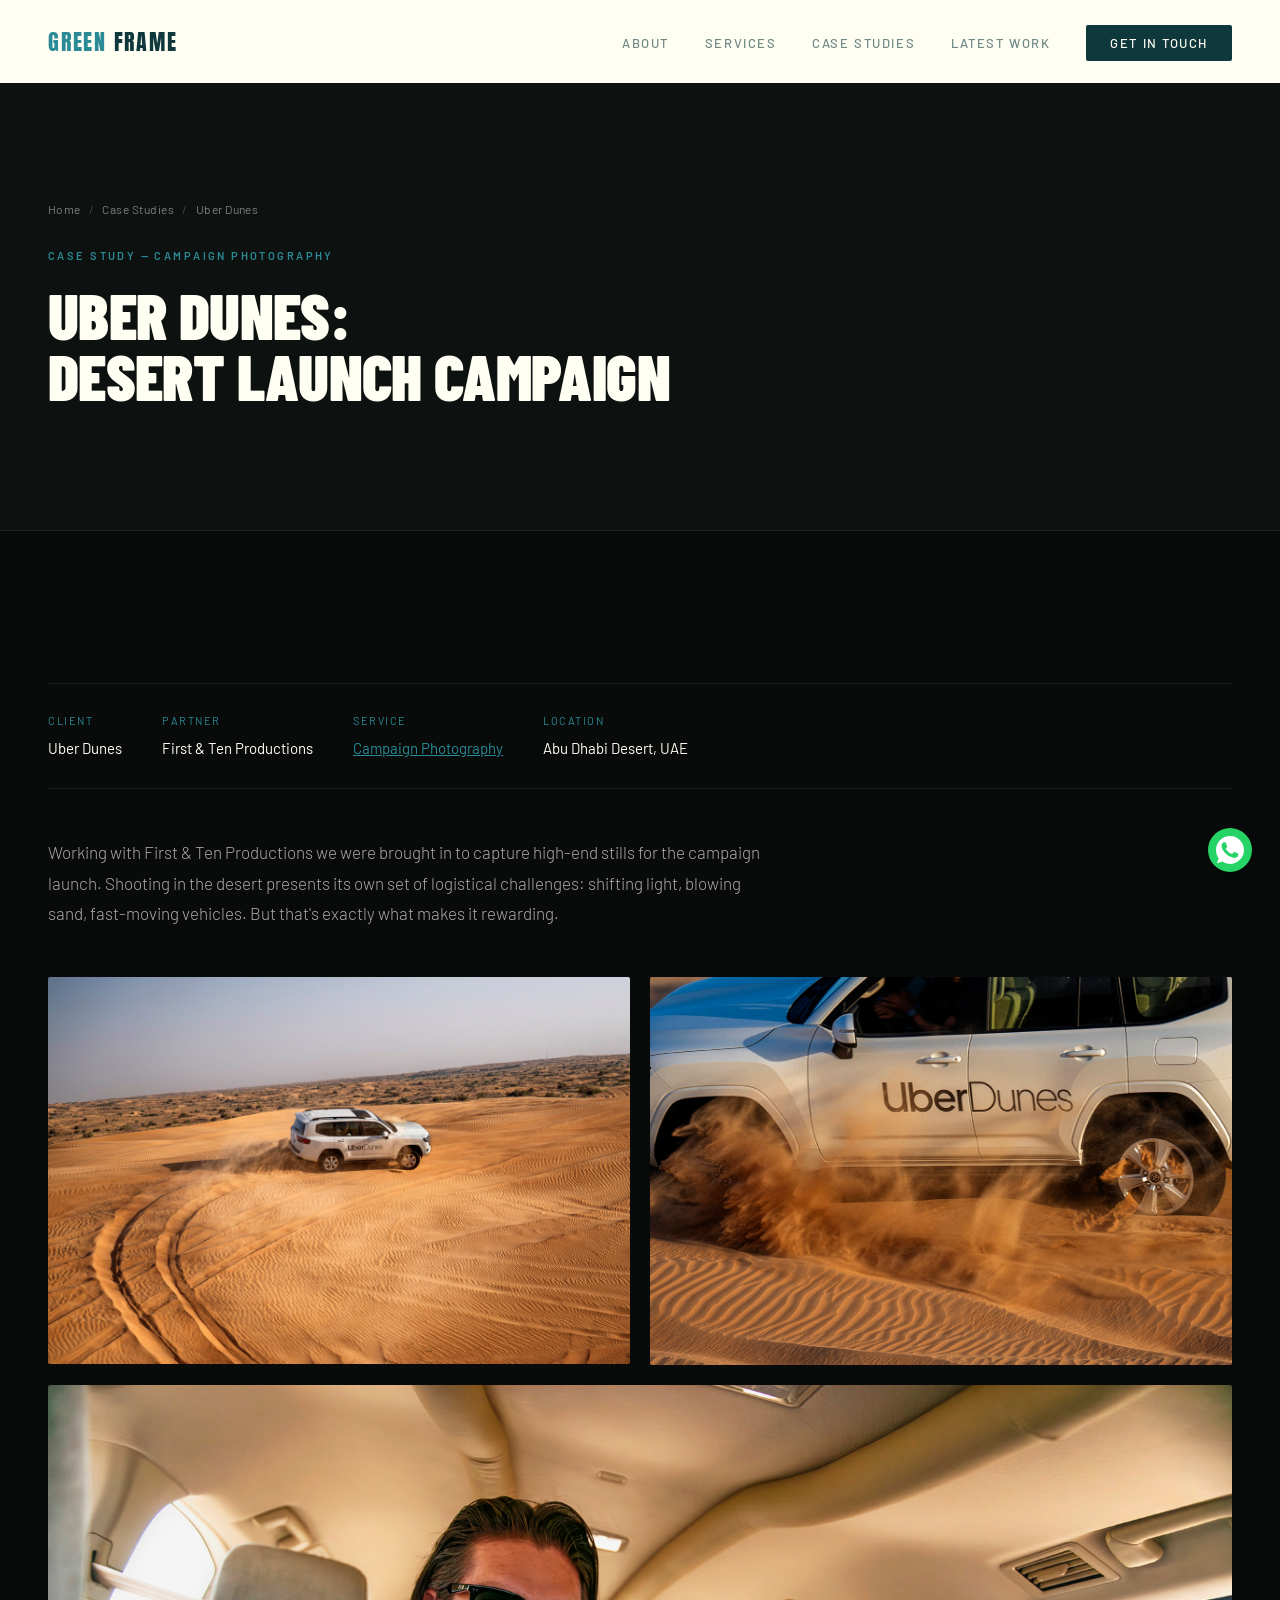
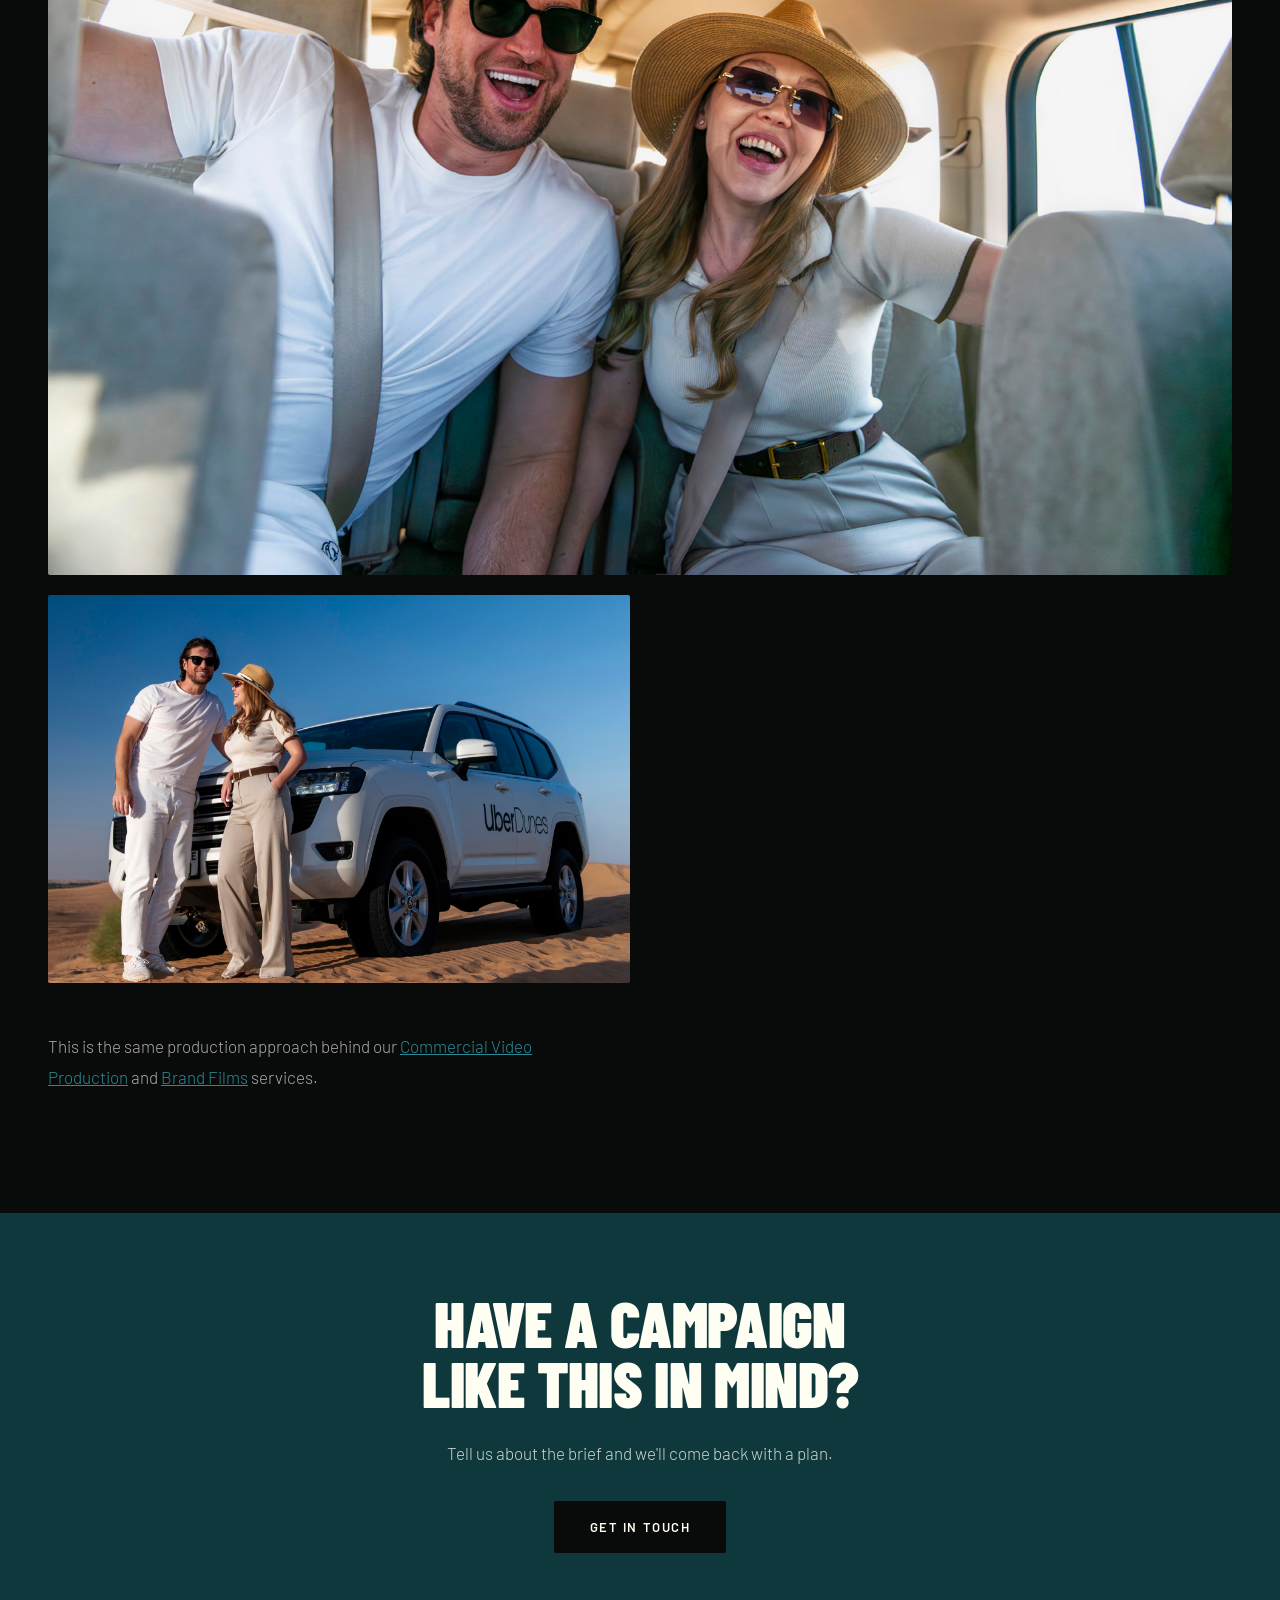
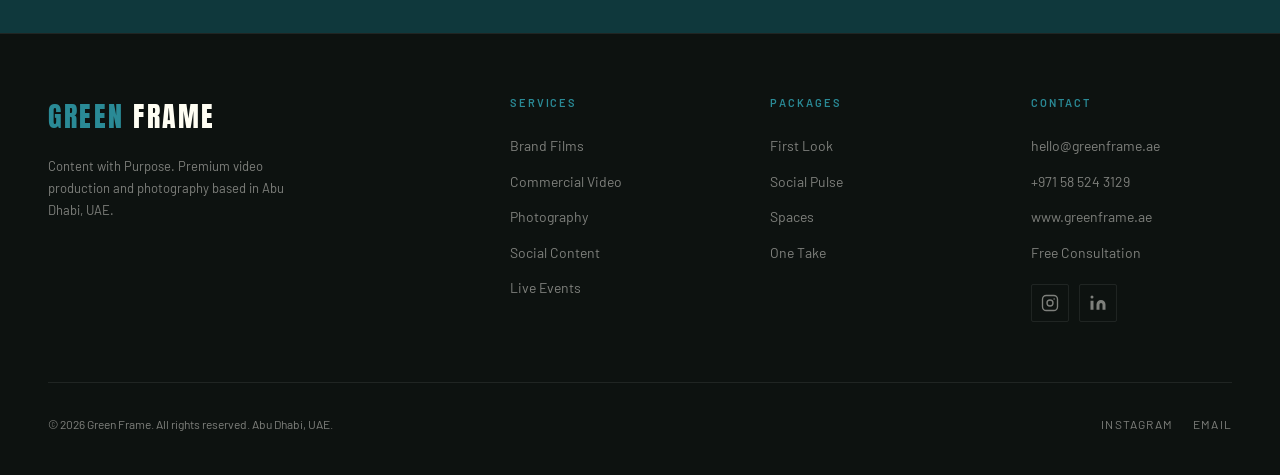
<file: case-studies/uber-dunes.html>
<!DOCTYPE html>
<html lang="en">
<head>
  <meta charset="UTF-8" />
  <meta name="viewport" content="width=device-width, initial-scale=1.0" />

  <script async src="https://www.googletagmanager.com/gtag/js?id=G-6QBY2TJC35"></script>
  <script>
    window.dataLayer = window.dataLayer || [];
    function gtag(){dataLayer.push(arguments);}
    gtag('js', new Date());
    gtag('config', 'G-6QBY2TJC35');
  </script>

  <title>Uber Dunes Launch Campaign | Case Study | Green Frame</title>
  <meta name="description" content="How Green Frame produced campaign photography for the Uber Dunes desert launch — shot in partnership with First & Ten Productions across Abu Dhabi's desert." />
  <meta name="keywords" content="Uber Dunes campaign, desert campaign photography Abu Dhabi, automotive campaign photography UAE" />
  <meta name="author" content="Green Frame" />
  <link rel="canonical" href="https://greenframe.ae/case-studies/uber-dunes.html" />
  <link rel="icon" type="image/svg+xml" href="/favicon.svg" />
  <link rel="icon" type="image/png" href="/logo.png" />

  <meta property="og:type" content="article" />
  <meta property="og:url" content="https://greenframe.ae/case-studies/uber-dunes.html" />
  <meta property="og:title" content="Uber Dunes Launch Campaign | Case Study | Green Frame" />
  <meta property="og:description" content="Campaign photography for the Uber Dunes desert launch, produced with First & Ten Productions." />
  <meta property="og:image" content="https://greenframe.ae/portfolio/Uber Dunes-31.jpg" />
  <meta name="twitter:card" content="summary_large_image" />
  <meta name="twitter:title" content="Uber Dunes Launch Campaign | Green Frame" />
  <meta name="twitter:description" content="Campaign photography for the Uber Dunes desert launch." />

  <link rel="preconnect" href="https://fonts.googleapis.com" />
  <link rel="preconnect" href="https://fonts.gstatic.com" crossorigin />
  <link href="https://fonts.googleapis.com/css2?family=Anton&family=Barlow+Condensed:wght@400;600;700;800;900&family=Barlow:wght@300;400;500;600&display=swap" rel="stylesheet" />
  <link rel="stylesheet" href="/assets/site.css" />

  <script type="application/ld+json">
  {
    "@context": "https://schema.org",
    "@type": "BreadcrumbList",
    "itemListElement": [
      {"@type": "ListItem", "position": 1, "name": "Home", "item": "https://greenframe.ae/"},
      {"@type": "ListItem", "position": 2, "name": "Case Studies", "item": "https://greenframe.ae/case-studies/"},
      {"@type": "ListItem", "position": 3, "name": "Uber Dunes", "item": "https://greenframe.ae/case-studies/uber-dunes.html"}
    ]
  }
  </script>
</head>
<body>

  <nav id="main-nav" class="scrolled" role="navigation" aria-label="Main navigation">
    <a href="/" class="nav-logo" aria-label="Green Frame home"><span>GREEN</span> FRAME</a>
    <ul class="nav-links">
      <li><a href="/#about">About</a></li>
      <li class="nav-dropdown">
        <a href="/#services">Services</a>
        <ul class="nav-dropdown-menu">
          <li><a href="/services/brand-films-abu-dhabi.html">Brand Films</a></li>
          <li><a href="/services/commercial-video-production-uae.html">Commercial Video Production</a></li>
          <li><a href="/services/commercial-photography-abu-dhabi.html">Commercial Photography</a></li>
          <li><a href="/services/social-media-content-uae.html">Social Media Content</a></li>
          <li><a href="/services/event-photography-videography-abu-dhabi.html">Event Photography &amp; Videography</a></li>
        </ul>
      </li>
      <li><a href="/case-studies/">Case Studies</a></li>
      <li><a href="/latest-work.html">Latest Work</a></li>
      <li><a href="/#contact" class="nav-cta nav-cta-desktop">Get in Touch</a></li>
    </ul>
    <div class="nav-burger" id="burger" aria-label="Open menu" role="button" tabindex="0">
      <span></span><span></span><span></span>
    </div>
  </nav>

  <div class="mobile-menu" id="mobile-menu" role="dialog" aria-modal="true">
    <button class="mobile-close" id="mobile-close" aria-label="Close menu">&times;</button>
    <a href="/#about" class="mobile-link">About</a>
    <a href="/#services" class="mobile-link">Services</a>
    <div class="mobile-submenu">
      <a href="/services/brand-films-abu-dhabi.html" class="mobile-link">Brand Films</a>
      <a href="/services/commercial-video-production-uae.html" class="mobile-link">Commercial Video</a>
      <a href="/services/commercial-photography-abu-dhabi.html" class="mobile-link">Photography</a>
      <a href="/services/social-media-content-uae.html" class="mobile-link">Social Content</a>
      <a href="/services/event-photography-videography-abu-dhabi.html" class="mobile-link">Live Events</a>
    </div>
    <a href="/case-studies/" class="mobile-link">Case Studies</a>
    <a href="/latest-work.html" class="mobile-link">Latest Work</a>
    <a href="/#contact" class="mobile-link">Contact</a>
  </div>

  <section class="page-hero" aria-label="Page introduction">
    <div class="container">
      <ul class="breadcrumbs">
        <li><a href="/">Home</a></li>
        <li><a href="/case-studies/">Case Studies</a></li>
        <li>Uber Dunes</li>
      </ul>
      <p class="section-label">Case Study — Campaign Photography</p>
      <h1 class="section-title">Uber Dunes:<br/>Desert Launch Campaign</h1>
    </div>
  </section>

  <section aria-label="Case study details">
    <div class="container">
      <div class="case-study-meta">
        <div class="case-study-meta-item">
          <div class="label">Client</div>
          <div class="value">Uber Dunes</div>
        </div>
        <div class="case-study-meta-item">
          <div class="label">Partner</div>
          <div class="value">First &amp; Ten Productions</div>
        </div>
        <div class="case-study-meta-item">
          <div class="label">Service</div>
          <div class="value"><a href="/services/commercial-video-production-uae.html" style="color:var(--green-bright);">Campaign Photography</a></div>
        </div>
        <div class="case-study-meta-item">
          <div class="label">Location</div>
          <div class="value">Abu Dhabi Desert, UAE</div>
        </div>
      </div>
      <p class="section-body" style="max-width:720px;">Working with First &amp; Ten Productions we were brought in to capture high-end stills for the campaign launch. Shooting in the desert presents its own set of logistical challenges: shifting light, blowing sand, fast-moving vehicles. But that's exactly what makes it rewarding.</p>
      <div class="case-study-grid" style="margin-top:48px;">
        <img src="/portfolio/Uber Dunes-161.jpg" alt="Couple posing in front of UberDunes Land Cruiser on desert dunes, UAE" loading="lazy" />
        <img src="/portfolio/Uber Dunes-212 U.jpg" alt="UberDunes Land Cruiser drifting through desert sand, dust flying" loading="lazy" />
        <img src="/portfolio/Uber Dunes-31.jpg" alt="Aerial view of UberDunes Land Cruiser carving through the desert dunes" loading="lazy" class="img-wide" />
        <img src="/portfolio/uberdunes-couple.jpg" alt="Couple laughing together in the back seat of UberDunes vehicle" loading="lazy" />
      </div>
      <p class="section-body" style="margin-top:48px;">This is the same production approach behind our <a href="/services/commercial-video-production-uae.html" style="color:var(--green-bright);">Commercial Video Production</a> and <a href="/services/brand-films-abu-dhabi.html" style="color:var(--green-bright);">Brand Films</a> services.</p>
    </div>
  </section>

  <section class="cta-band" aria-label="Call to action">
    <div class="container">
      <h2 class="section-title">Have a Campaign<br/>Like This in Mind?</h2>
      <p class="section-body">Tell us about the brief and we'll come back with a plan.</p>
      <a href="/#contact" class="btn-primary" style="background:var(--black);">Get in Touch</a>
    </div>
  </section>

  <footer role="contentinfo">
    <div class="container">
      <div class="footer-inner">
        <div>
          <div class="footer-brand-name"><span>GREEN</span> FRAME</div>
          <p class="footer-tagline">Content with Purpose. Premium video production and photography based in Abu Dhabi, UAE.</p>
        </div>
        <div>
          <div class="footer-col-title">Services</div>
          <ul class="footer-links">
            <li><a href="/services/brand-films-abu-dhabi.html">Brand Films</a></li>
            <li><a href="/services/commercial-video-production-uae.html">Commercial Video</a></li>
            <li><a href="/services/commercial-photography-abu-dhabi.html">Photography</a></li>
            <li><a href="/services/social-media-content-uae.html">Social Content</a></li>
            <li><a href="/services/event-photography-videography-abu-dhabi.html">Live Events</a></li>
          </ul>
        </div>
        <div>
          <div class="footer-col-title">Packages</div>
          <ul class="footer-links">
            <li><a href="/#products">First Look</a></li>
            <li><a href="/#products">Social Pulse</a></li>
            <li><a href="/#products">Spaces</a></li>
            <li><a href="/#products">One Take</a></li>
          </ul>
        </div>
        <div>
          <div class="footer-col-title">Contact</div>
          <ul class="footer-links">
            <li><a href="mailto:hello@greenframe.ae">hello@greenframe.ae</a></li>
            <li><a href="tel:+971585243129">+971 58 524 3129</a></li>
            <li><a href="https://www.greenframe.ae">www.greenframe.ae</a></li>
            <li><a href="/#contact">Free Consultation</a></li>
          </ul>
          <div class="footer-social-icons">
            <a href="https://www.instagram.com/green_frame_uae/" target="_blank" rel="noopener noreferrer" aria-label="Instagram" class="social-icon-btn">
              <svg width="18" height="18" viewBox="0 0 24 24" fill="none" stroke="currentColor" stroke-width="1.8" stroke-linecap="round" stroke-linejoin="round"><rect x="2" y="2" width="20" height="20" rx="5" ry="5"/><circle cx="12" cy="12" r="4"/><circle cx="17.5" cy="6.5" r="1" fill="currentColor" stroke="none"/></svg>
            </a>
            <a href="https://ae.linkedin.com/in/john-scully-3106bb7" target="_blank" rel="noopener noreferrer" aria-label="LinkedIn" class="social-icon-btn">
              <svg width="18" height="18" viewBox="0 0 24 24" fill="currentColor"><path d="M16 8a6 6 0 0 1 6 6v7h-4v-7a2 2 0 0 0-2-2 2 2 0 0 0-2 2v7h-4v-7a6 6 0 0 1 6-6z"/><rect x="2" y="9" width="4" height="12"/><circle cx="4" cy="4" r="2"/></svg>
            </a>
          </div>
        </div>
      </div>
      <div class="footer-bottom">
        <span class="footer-copy">© 2026 Green Frame. All rights reserved. Abu Dhabi, UAE.</span>
        <div class="footer-social">
          <a href="https://www.instagram.com/green_frame_uae/" target="_blank" rel="noopener noreferrer">Instagram</a>
          <a href="mailto:hello@greenframe.ae">Email</a>
        </div>
      </div>
    </div>
  </footer>

  <a href="https://wa.me/971585243129?text=Hi%20Green%20Frame%2C%20I%27d%20like%20to%20discuss%20a%20campaign." class="whatsapp-float" target="_blank" rel="noopener noreferrer" aria-label="Chat on WhatsApp">
    <svg viewBox="0 0 32 32" width="28" height="28" fill="#fff"><path d="M16.004 0h-.008C7.174 0 0 7.176 0 16.004c0 3.5 1.132 6.742 3.052 9.376L1.056 31.2l6.04-1.94a15.9 15.9 0 0 0 8.908 2.712C24.828 31.972 32 24.796 32 16.004 32 7.176 24.828 0 16.004 0zm9.312 22.612c-.396 1.112-1.956 2.036-3.2 2.304-.852.18-1.964.324-5.708-1.228-4.792-1.984-7.872-6.848-8.112-7.164-.228-.316-1.92-2.556-1.92-4.876s1.216-3.46 1.648-3.932c.432-.472.944-.592 1.256-.592.312 0 .624.004.896.016.288.012.672-.108 1.052.804.396.948 1.344 3.272 1.464 3.512.12.236.196.516.04.832-.16.316-.24.516-.472.792-.236.28-.496.624-.708.836-.236.236-.48.492-.208.964s1.216 2.004 2.608 3.248c1.792 1.6 3.3 2.096 3.772 2.332.472.236.748.196 1.02-.12.276-.316 1.176-1.372 1.488-1.844.316-.472.628-.392 1.06-.236.432.16 2.748 1.296 3.22 1.532.472.236.784.352.9.548.112.196.112 1.148-.284 2.26z"/></svg>
  </a>

  <script>
    const nav = document.getElementById('main-nav');
    window.addEventListener('scroll', () => { nav.classList.toggle('scrolled', window.scrollY > 60); });

    const burger = document.getElementById('burger');
    const mobileMenu = document.getElementById('mobile-menu');
    const mobileClose = document.getElementById('mobile-close');
    burger.addEventListener('click', () => mobileMenu.classList.add('open'));
    mobileClose.addEventListener('click', () => mobileMenu.classList.remove('open'));
    document.querySelectorAll('.mobile-link').forEach(link => {
      link.addEventListener('click', () => mobileMenu.classList.remove('open'));
    });
  </script>
</body>
</html>
</file>
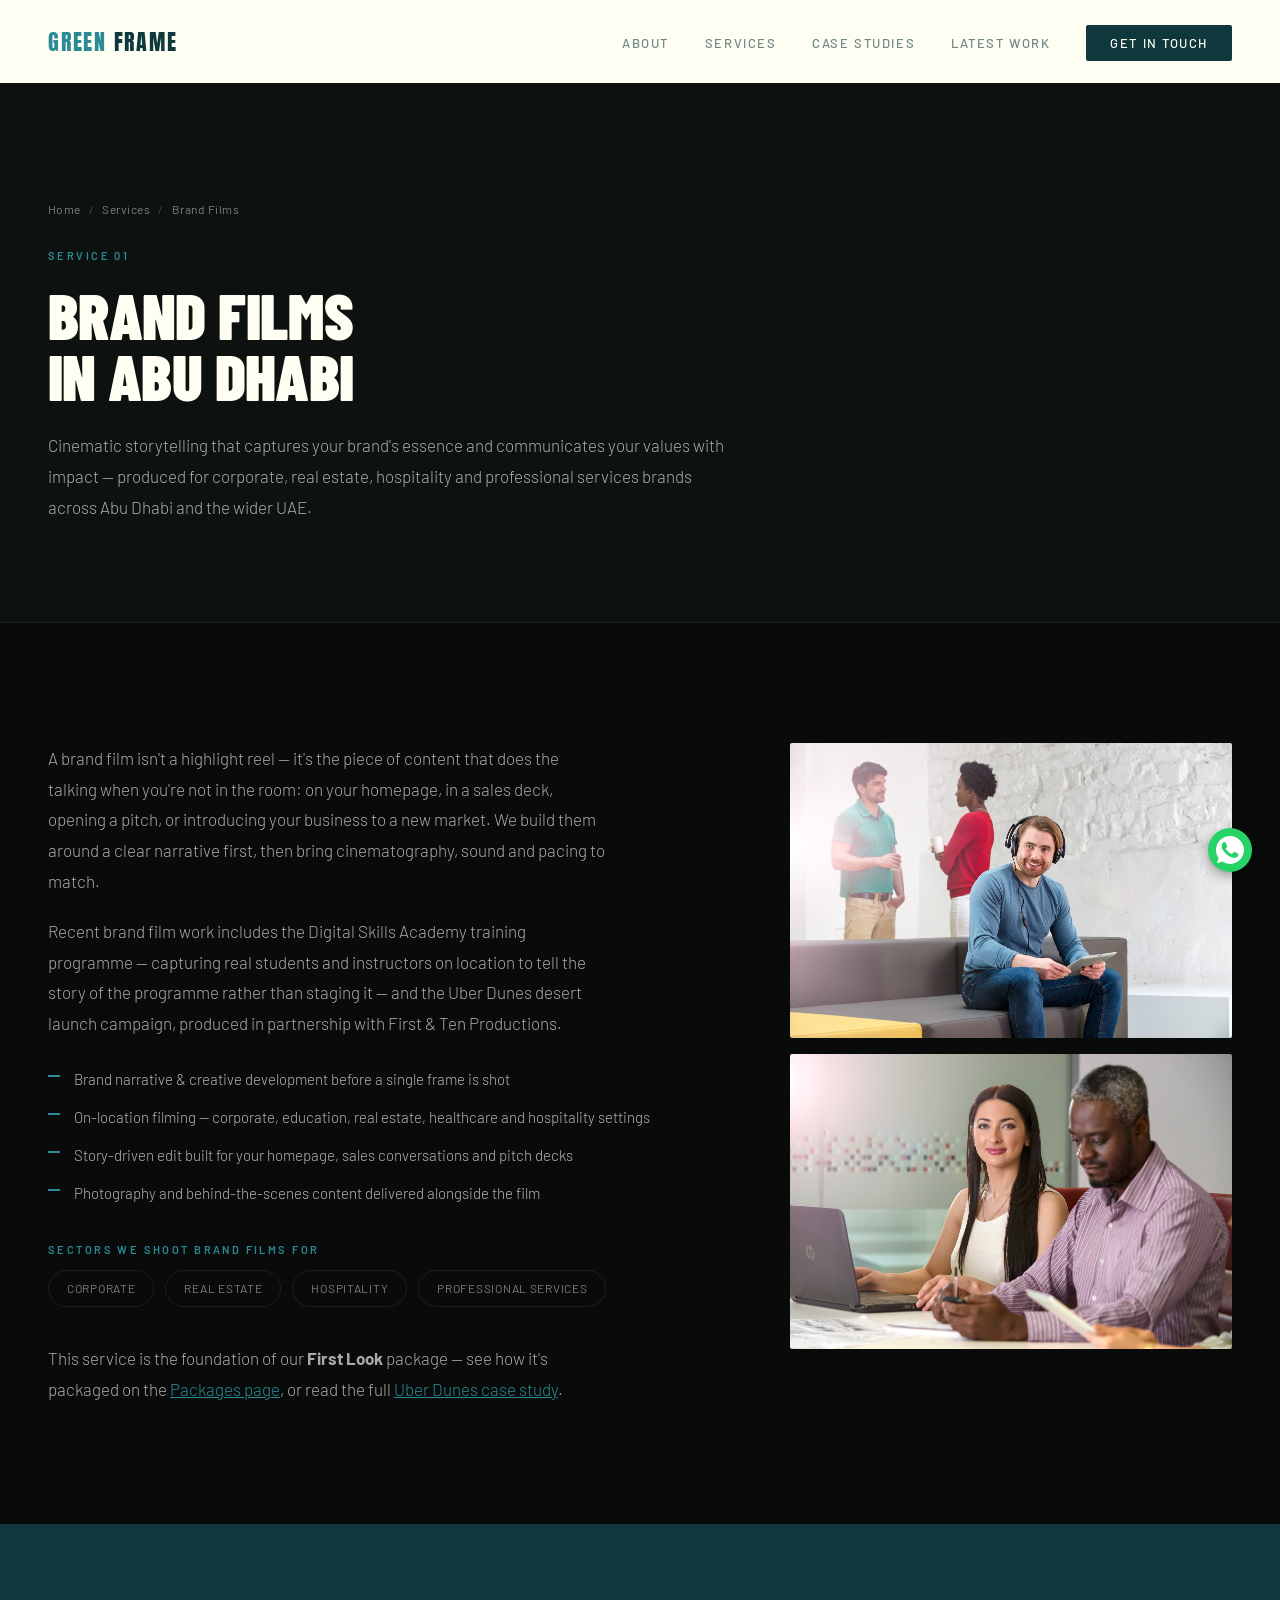
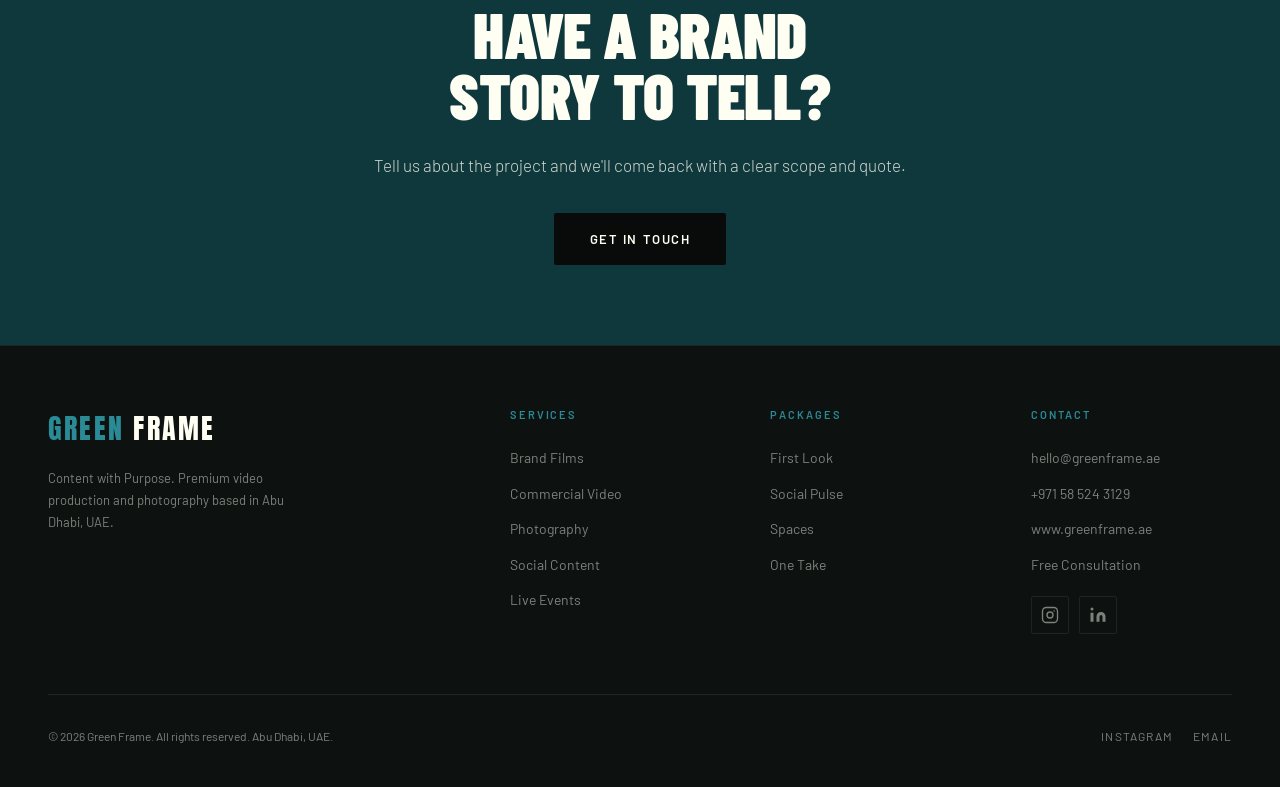
<file: services/brand-films-abu-dhabi.html>
<!DOCTYPE html>
<html lang="en">
<head>
  <meta charset="UTF-8" />
  <meta name="viewport" content="width=device-width, initial-scale=1.0" />

  <!-- Google Analytics -->
  <script async src="https://www.googletagmanager.com/gtag/js?id=G-6QBY2TJC35"></script>
  <script>
    window.dataLayer = window.dataLayer || [];
    function gtag(){dataLayer.push(arguments);}
    gtag('js', new Date());
    gtag('config', 'G-6QBY2TJC35');
  </script>

  <!-- SEO -->
  <title>Brand Films Abu Dhabi | Cinematic Brand Video Production | Green Frame</title>
  <meta name="description" content="Cinematic brand films for businesses in Abu Dhabi and the UAE. Green Frame creates story-driven video content that communicates your brand's values with impact." />
  <meta name="keywords" content="brand films Abu Dhabi, brand video production UAE, corporate storytelling video, cinematic brand content" />
  <meta name="author" content="Green Frame" />
  <link rel="canonical" href="https://greenframe.ae/services/brand-films-abu-dhabi.html" />
  <link rel="icon" type="image/svg+xml" href="/favicon.svg" />
  <link rel="icon" type="image/png" href="/logo.png" />

  <!-- Open Graph -->
  <meta property="og:type" content="website" />
  <meta property="og:url" content="https://greenframe.ae/services/brand-films-abu-dhabi.html" />
  <meta property="og:title" content="Brand Films Abu Dhabi | Cinematic Brand Video Production | Green Frame" />
  <meta property="og:description" content="Cinematic brand films for businesses in Abu Dhabi and the UAE. Story-driven video that communicates your brand's values with impact." />
  <meta property="og:image" content="https://greenframe.ae/portfolio/Digital-Skills-Academy-14.jpg" />
  <meta name="twitter:card" content="summary_large_image" />
  <meta name="twitter:title" content="Brand Films Abu Dhabi | Green Frame" />
  <meta name="twitter:description" content="Cinematic brand films for businesses in Abu Dhabi and the UAE." />
  <meta name="twitter:image" content="https://greenframe.ae/portfolio/Digital-Skills-Academy-14.jpg" />

  <!-- Fonts -->
  <link rel="preconnect" href="https://fonts.googleapis.com" />
  <link rel="preconnect" href="https://fonts.gstatic.com" crossorigin />
  <link href="https://fonts.googleapis.com/css2?family=Anton&family=Barlow+Condensed:wght@400;600;700;800;900&family=Barlow:wght@300;400;500;600&display=swap" rel="stylesheet" />
  <link rel="stylesheet" href="/assets/site.css" />

  <!-- Service schema -->
  <script type="application/ld+json">
  {
    "@context": "https://schema.org",
    "@type": "Service",
    "serviceType": "Brand Film Production",
    "name": "Brand Films Abu Dhabi",
    "description": "Cinematic storytelling that captures a brand's essence and communicates its values with impact.",
    "provider": {"@type": "ProfessionalService", "name": "Green Frame", "url": "https://greenframe.ae"},
    "areaServed": {"@type": "Place", "name": "Abu Dhabi, United Arab Emirates"},
    "url": "https://greenframe.ae/services/brand-films-abu-dhabi.html"
  }
  </script>
  <script type="application/ld+json">
  {
    "@context": "https://schema.org",
    "@type": "BreadcrumbList",
    "itemListElement": [
      {"@type": "ListItem", "position": 1, "name": "Home", "item": "https://greenframe.ae/"},
      {"@type": "ListItem", "position": 2, "name": "Services", "item": "https://greenframe.ae/#services"},
      {"@type": "ListItem", "position": 3, "name": "Brand Films Abu Dhabi", "item": "https://greenframe.ae/services/brand-films-abu-dhabi.html"}
    ]
  }
  </script>
</head>
<body>

  <!-- NAV -->
  <nav id="main-nav" class="scrolled" role="navigation" aria-label="Main navigation">
    <a href="/" class="nav-logo" aria-label="Green Frame home"><span>GREEN</span> FRAME</a>
    <ul class="nav-links">
      <li><a href="/#about">About</a></li>
      <li class="nav-dropdown">
        <a href="/#services">Services</a>
        <ul class="nav-dropdown-menu">
          <li><a href="/services/brand-films-abu-dhabi.html">Brand Films</a></li>
          <li><a href="/services/commercial-video-production-uae.html">Commercial Video Production</a></li>
          <li><a href="/services/commercial-photography-abu-dhabi.html">Commercial Photography</a></li>
          <li><a href="/services/social-media-content-uae.html">Social Media Content</a></li>
          <li><a href="/services/event-photography-videography-abu-dhabi.html">Event Photography &amp; Videography</a></li>
        </ul>
      </li>
      <li><a href="/case-studies/">Case Studies</a></li>
      <li><a href="/latest-work.html">Latest Work</a></li>
      <li><a href="/#contact" class="nav-cta nav-cta-desktop">Get in Touch</a></li>
    </ul>
    <div class="nav-burger" id="burger" aria-label="Open menu" role="button" tabindex="0">
      <span></span><span></span><span></span>
    </div>
  </nav>

  <!-- MOBILE MENU -->
  <div class="mobile-menu" id="mobile-menu" role="dialog" aria-modal="true">
    <button class="mobile-close" id="mobile-close" aria-label="Close menu">&times;</button>
    <a href="/#about" class="mobile-link">About</a>
    <a href="/#services" class="mobile-link">Services</a>
    <div class="mobile-submenu">
      <a href="/services/brand-films-abu-dhabi.html" class="mobile-link">Brand Films</a>
      <a href="/services/commercial-video-production-uae.html" class="mobile-link">Commercial Video</a>
      <a href="/services/commercial-photography-abu-dhabi.html" class="mobile-link">Photography</a>
      <a href="/services/social-media-content-uae.html" class="mobile-link">Social Content</a>
      <a href="/services/event-photography-videography-abu-dhabi.html" class="mobile-link">Live Events</a>
    </div>
    <a href="/case-studies/" class="mobile-link">Case Studies</a>
    <a href="/latest-work.html" class="mobile-link">Latest Work</a>
    <a href="/#contact" class="mobile-link">Contact</a>
  </div>

  <!-- PAGE HERO -->
  <section class="page-hero" aria-label="Page introduction">
    <div class="container">
      <ul class="breadcrumbs">
        <li><a href="/">Home</a></li>
        <li><a href="/#services">Services</a></li>
        <li>Brand Films</li>
      </ul>
      <p class="section-label">Service 01</p>
      <h1 class="section-title">Brand Films<br/>in Abu Dhabi</h1>
      <p class="section-body">Cinematic storytelling that captures your brand's essence and communicates your values with impact — produced for corporate, real estate, hospitality and professional services brands across Abu Dhabi and the wider UAE.</p>
    </div>
  </section>

  <!-- SERVICE DETAIL -->
  <section aria-label="Service details">
    <div class="container">
      <div class="service-detail-grid">
        <div>
          <p class="section-body">A brand film isn't a highlight reel — it's the piece of content that does the talking when you're not in the room: on your homepage, in a sales deck, opening a pitch, or introducing your business to a new market. We build them around a clear narrative first, then bring cinematography, sound and pacing to match.</p>
          <p class="section-body" style="margin-top:20px;">Recent brand film work includes the Digital Skills Academy training programme — capturing real students and instructors on location to tell the story of the programme rather than staging it — and the Uber Dunes desert launch campaign, produced in partnership with First &amp; Ten Productions.</p>
          <ul class="service-list">
            <li>Brand narrative &amp; creative development before a single frame is shot</li>
            <li>On-location filming — corporate, education, real estate, healthcare and hospitality settings</li>
            <li>Story-driven edit built for your homepage, sales conversations and pitch decks</li>
            <li>Photography and behind-the-scenes content delivered alongside the film</li>
          </ul>
          <p class="section-label" style="margin-bottom:12px;">Sectors we shoot brand films for</p>
          <div>
            <span class="sector-pill">Corporate</span>
            <span class="sector-pill">Real Estate</span>
            <span class="sector-pill">Hospitality</span>
            <span class="sector-pill">Professional Services</span>
          </div>
          <p class="section-body" style="margin-top:28px;">This service is the foundation of our <strong>First Look</strong> package — see how it's packaged on the <a href="/#products" style="color:var(--green-bright);">Packages page</a>, or read the full <a href="/case-studies/uber-dunes.html" style="color:var(--green-bright);">Uber Dunes case study</a>.</p>
        </div>
        <div>
          <img src="/portfolio/Digital-Skills-Academy-14.jpg" alt="Digital Skills Academy brand film — student with headphones, Abu Dhabi" loading="lazy" />
          <img src="/portfolio/Digital-Skills-Academy-24.jpg" alt="Digital Skills Academy brand film — classroom production shoot" loading="lazy" />
        </div>
      </div>
    </div>
  </section>

  <!-- CTA -->
  <section class="cta-band" aria-label="Call to action">
    <div class="container">
      <h2 class="section-title">Have a Brand<br/>Story to Tell?</h2>
      <p class="section-body">Tell us about the project and we'll come back with a clear scope and quote.</p>
      <a href="/#contact" class="btn-primary" style="background:var(--black);">Get in Touch</a>
    </div>
  </section>

  <!-- FOOTER -->
  <footer role="contentinfo">
    <div class="container">
      <div class="footer-inner">
        <div>
          <div class="footer-brand-name"><span>GREEN</span> FRAME</div>
          <p class="footer-tagline">Content with Purpose. Premium video production and photography based in Abu Dhabi, UAE.</p>
        </div>
        <div>
          <div class="footer-col-title">Services</div>
          <ul class="footer-links">
            <li><a href="/services/brand-films-abu-dhabi.html">Brand Films</a></li>
            <li><a href="/services/commercial-video-production-uae.html">Commercial Video</a></li>
            <li><a href="/services/commercial-photography-abu-dhabi.html">Photography</a></li>
            <li><a href="/services/social-media-content-uae.html">Social Content</a></li>
            <li><a href="/services/event-photography-videography-abu-dhabi.html">Live Events</a></li>
          </ul>
        </div>
        <div>
          <div class="footer-col-title">Packages</div>
          <ul class="footer-links">
            <li><a href="/#products">First Look</a></li>
            <li><a href="/#products">Social Pulse</a></li>
            <li><a href="/#products">Spaces</a></li>
            <li><a href="/#products">One Take</a></li>
          </ul>
        </div>
        <div>
          <div class="footer-col-title">Contact</div>
          <ul class="footer-links">
            <li><a href="mailto:hello@greenframe.ae">hello@greenframe.ae</a></li>
            <li><a href="tel:+971585243129">+971 58 524 3129</a></li>
            <li><a href="https://www.greenframe.ae">www.greenframe.ae</a></li>
            <li><a href="/#contact">Free Consultation</a></li>
          </ul>
          <div class="footer-social-icons">
            <a href="https://www.instagram.com/green_frame_uae/" target="_blank" rel="noopener noreferrer" aria-label="Instagram" class="social-icon-btn">
              <svg width="18" height="18" viewBox="0 0 24 24" fill="none" stroke="currentColor" stroke-width="1.8" stroke-linecap="round" stroke-linejoin="round"><rect x="2" y="2" width="20" height="20" rx="5" ry="5"/><circle cx="12" cy="12" r="4"/><circle cx="17.5" cy="6.5" r="1" fill="currentColor" stroke="none"/></svg>
            </a>
            <a href="https://ae.linkedin.com/in/john-scully-3106bb7" target="_blank" rel="noopener noreferrer" aria-label="LinkedIn" class="social-icon-btn">
              <svg width="18" height="18" viewBox="0 0 24 24" fill="currentColor"><path d="M16 8a6 6 0 0 1 6 6v7h-4v-7a2 2 0 0 0-2-2 2 2 0 0 0-2 2v7h-4v-7a6 6 0 0 1 6-6z"/><rect x="2" y="9" width="4" height="12"/><circle cx="4" cy="4" r="2"/></svg>
            </a>
          </div>
        </div>
      </div>
      <div class="footer-bottom">
        <span class="footer-copy">© 2026 Green Frame. All rights reserved. Abu Dhabi, UAE.</span>
        <div class="footer-social">
          <a href="https://www.instagram.com/green_frame_uae/" target="_blank" rel="noopener noreferrer">Instagram</a>
          <a href="mailto:hello@greenframe.ae">Email</a>
        </div>
      </div>
    </div>
  </footer>

  <!-- WHATSAPP FLOATING BUTTON -->
  <a href="https://wa.me/971585243129?text=Hi%20Green%20Frame%2C%20I%27d%20like%20to%20discuss%20a%20brand%20film." class="whatsapp-float" target="_blank" rel="noopener noreferrer" aria-label="Chat on WhatsApp">
    <svg viewBox="0 0 32 32" width="28" height="28" fill="#fff"><path d="M16.004 0h-.008C7.174 0 0 7.176 0 16.004c0 3.5 1.132 6.742 3.052 9.376L1.056 31.2l6.04-1.94a15.9 15.9 0 0 0 8.908 2.712C24.828 31.972 32 24.796 32 16.004 32 7.176 24.828 0 16.004 0zm9.312 22.612c-.396 1.112-1.956 2.036-3.2 2.304-.852.18-1.964.324-5.708-1.228-4.792-1.984-7.872-6.848-8.112-7.164-.228-.316-1.92-2.556-1.92-4.876s1.216-3.46 1.648-3.932c.432-.472.944-.592 1.256-.592.312 0 .624.004.896.016.288.012.672-.108 1.052.804.396.948 1.344 3.272 1.464 3.512.12.236.196.516.04.832-.16.316-.24.516-.472.792-.236.28-.496.624-.708.836-.236.236-.48.492-.208.964s1.216 2.004 2.608 3.248c1.792 1.6 3.3 2.096 3.772 2.332.472.236.748.196 1.02-.12.276-.316 1.176-1.372 1.488-1.844.316-.472.628-.392 1.06-.236.432.16 2.748 1.296 3.22 1.532.472.236.784.352.9.548.112.196.112 1.148-.284 2.26z"/></svg>
  </a>

  <script>
    const nav = document.getElementById('main-nav');
    window.addEventListener('scroll', () => { nav.classList.toggle('scrolled', window.scrollY > 60); });

    const burger = document.getElementById('burger');
    const mobileMenu = document.getElementById('mobile-menu');
    const mobileClose = document.getElementById('mobile-close');
    burger.addEventListener('click', () => mobileMenu.classList.add('open'));
    mobileClose.addEventListener('click', () => mobileMenu.classList.remove('open'));
    document.querySelectorAll('.mobile-link').forEach(link => {
      link.addEventListener('click', () => mobileMenu.classList.remove('open'));
    });
  </script>
</body>
</html>
</file>
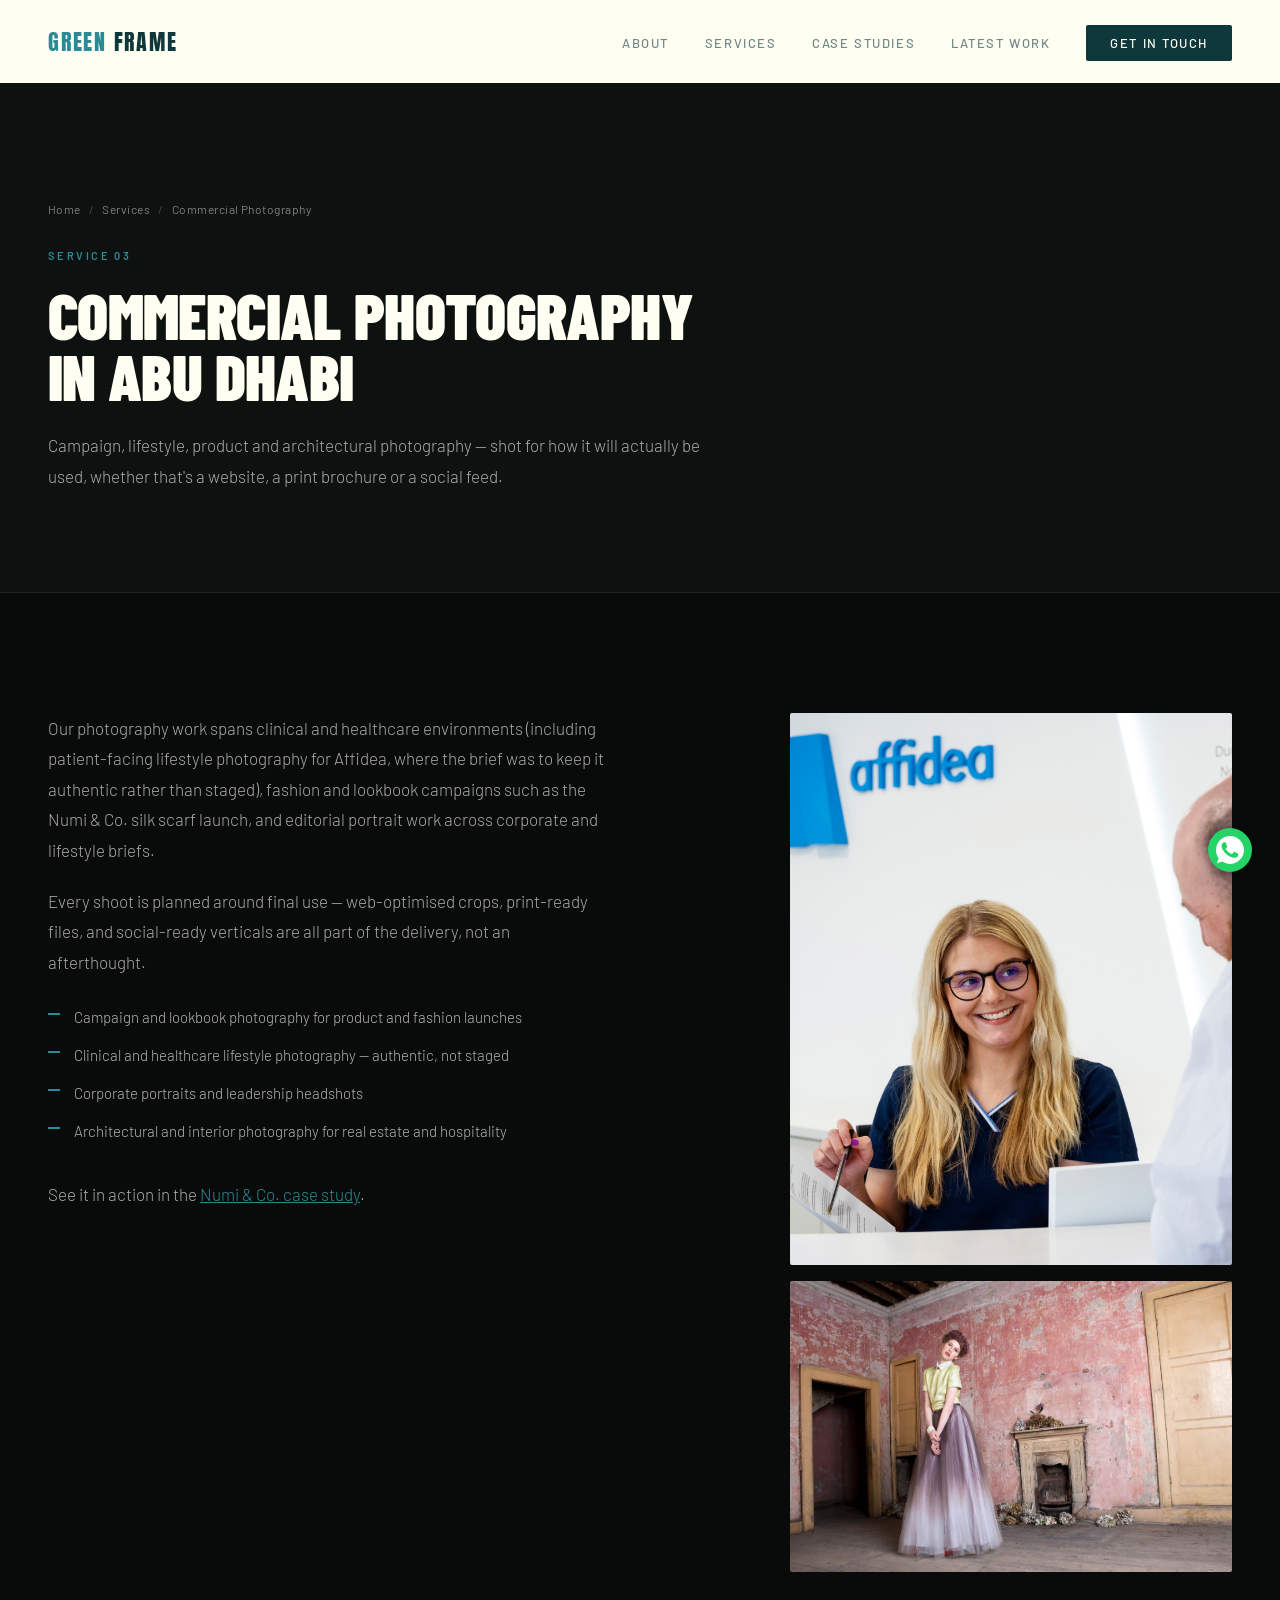
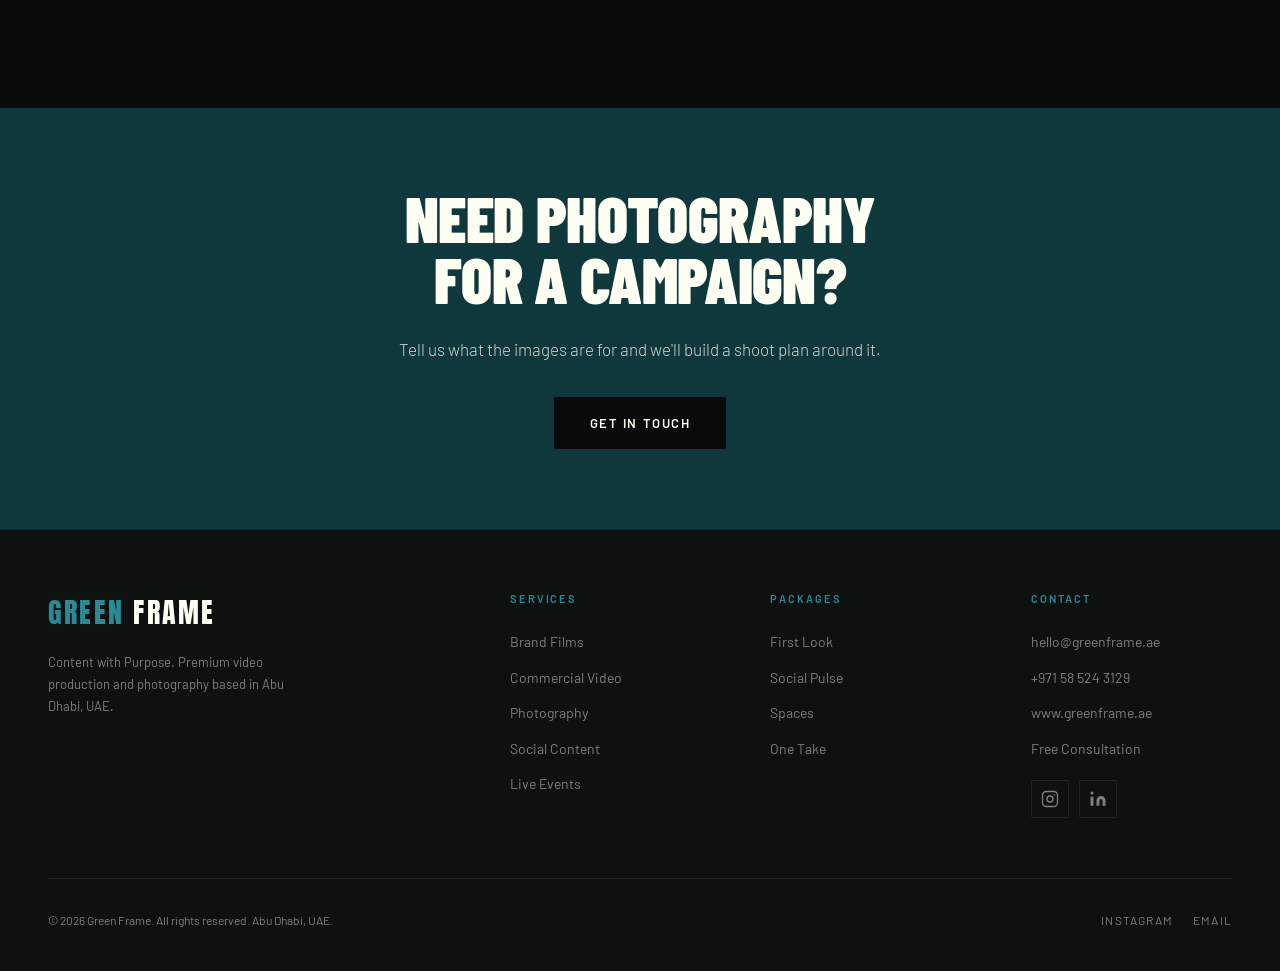
<file: services/commercial-photography-abu-dhabi.html>
<!DOCTYPE html>
<html lang="en">
<head>
  <meta charset="UTF-8" />
  <meta name="viewport" content="width=device-width, initial-scale=1.0" />

  <script async src="https://www.googletagmanager.com/gtag/js?id=G-6QBY2TJC35"></script>
  <script>
    window.dataLayer = window.dataLayer || [];
    function gtag(){dataLayer.push(arguments);}
    gtag('js', new Date());
    gtag('config', 'G-6QBY2TJC35');
  </script>

  <title>Commercial Photography Abu Dhabi | Campaign & Product Photography | Green Frame</title>
  <meta name="description" content="Campaign, lifestyle, product and architectural photography for brands in Abu Dhabi — built for web, print and social." />
  <meta name="keywords" content="commercial photography Abu Dhabi, product photography UAE, campaign photography, lifestyle photography Abu Dhabi" />
  <meta name="author" content="Green Frame" />
  <link rel="canonical" href="https://greenframe.ae/services/commercial-photography-abu-dhabi.html" />
  <link rel="icon" type="image/svg+xml" href="/favicon.svg" />
  <link rel="icon" type="image/png" href="/logo.png" />

  <meta property="og:type" content="website" />
  <meta property="og:url" content="https://greenframe.ae/services/commercial-photography-abu-dhabi.html" />
  <meta property="og:title" content="Commercial Photography Abu Dhabi | Green Frame" />
  <meta property="og:description" content="Campaign, lifestyle, product and architectural photography for brands in Abu Dhabi." />
  <meta property="og:image" content="https://greenframe.ae/portfolio/Look-1-colour.jpg" />
  <meta name="twitter:card" content="summary_large_image" />
  <meta name="twitter:title" content="Commercial Photography Abu Dhabi | Green Frame" />
  <meta name="twitter:description" content="Campaign, lifestyle, product and architectural photography for brands in Abu Dhabi." />
  <meta name="twitter:image" content="https://greenframe.ae/portfolio/Look-1-colour.jpg" />

  <link rel="preconnect" href="https://fonts.googleapis.com" />
  <link rel="preconnect" href="https://fonts.gstatic.com" crossorigin />
  <link href="https://fonts.googleapis.com/css2?family=Anton&family=Barlow+Condensed:wght@400;600;700;800;900&family=Barlow:wght@300;400;500;600&display=swap" rel="stylesheet" />
  <link rel="stylesheet" href="/assets/site.css" />

  <script type="application/ld+json">
  {
    "@context": "https://schema.org",
    "@type": "Service",
    "serviceType": "Commercial Photography",
    "name": "Commercial Photography Abu Dhabi",
    "description": "Campaign, lifestyle, product, and architectural photography built for web, print, and social.",
    "provider": {"@type": "ProfessionalService", "name": "Green Frame", "url": "https://greenframe.ae"},
    "areaServed": {"@type": "Place", "name": "Abu Dhabi, United Arab Emirates"},
    "url": "https://greenframe.ae/services/commercial-photography-abu-dhabi.html"
  }
  </script>
  <script type="application/ld+json">
  {
    "@context": "https://schema.org",
    "@type": "BreadcrumbList",
    "itemListElement": [
      {"@type": "ListItem", "position": 1, "name": "Home", "item": "https://greenframe.ae/"},
      {"@type": "ListItem", "position": 2, "name": "Services", "item": "https://greenframe.ae/#services"},
      {"@type": "ListItem", "position": 3, "name": "Commercial Photography", "item": "https://greenframe.ae/services/commercial-photography-abu-dhabi.html"}
    ]
  }
  </script>
</head>
<body>

  <nav id="main-nav" class="scrolled" role="navigation" aria-label="Main navigation">
    <a href="/" class="nav-logo" aria-label="Green Frame home"><span>GREEN</span> FRAME</a>
    <ul class="nav-links">
      <li><a href="/#about">About</a></li>
      <li class="nav-dropdown">
        <a href="/#services">Services</a>
        <ul class="nav-dropdown-menu">
          <li><a href="/services/brand-films-abu-dhabi.html">Brand Films</a></li>
          <li><a href="/services/commercial-video-production-uae.html">Commercial Video Production</a></li>
          <li><a href="/services/commercial-photography-abu-dhabi.html">Commercial Photography</a></li>
          <li><a href="/services/social-media-content-uae.html">Social Media Content</a></li>
          <li><a href="/services/event-photography-videography-abu-dhabi.html">Event Photography &amp; Videography</a></li>
        </ul>
      </li>
      <li><a href="/case-studies/">Case Studies</a></li>
      <li><a href="/latest-work.html">Latest Work</a></li>
      <li><a href="/#contact" class="nav-cta nav-cta-desktop">Get in Touch</a></li>
    </ul>
    <div class="nav-burger" id="burger" aria-label="Open menu" role="button" tabindex="0">
      <span></span><span></span><span></span>
    </div>
  </nav>

  <div class="mobile-menu" id="mobile-menu" role="dialog" aria-modal="true">
    <button class="mobile-close" id="mobile-close" aria-label="Close menu">&times;</button>
    <a href="/#about" class="mobile-link">About</a>
    <a href="/#services" class="mobile-link">Services</a>
    <div class="mobile-submenu">
      <a href="/services/brand-films-abu-dhabi.html" class="mobile-link">Brand Films</a>
      <a href="/services/commercial-video-production-uae.html" class="mobile-link">Commercial Video</a>
      <a href="/services/commercial-photography-abu-dhabi.html" class="mobile-link">Photography</a>
      <a href="/services/social-media-content-uae.html" class="mobile-link">Social Content</a>
      <a href="/services/event-photography-videography-abu-dhabi.html" class="mobile-link">Live Events</a>
    </div>
    <a href="/case-studies/" class="mobile-link">Case Studies</a>
    <a href="/latest-work.html" class="mobile-link">Latest Work</a>
    <a href="/#contact" class="mobile-link">Contact</a>
  </div>

  <section class="page-hero" aria-label="Page introduction">
    <div class="container">
      <ul class="breadcrumbs">
        <li><a href="/">Home</a></li>
        <li><a href="/#services">Services</a></li>
        <li>Commercial Photography</li>
      </ul>
      <p class="section-label">Service 03</p>
      <h1 class="section-title">Commercial Photography<br/>in Abu Dhabi</h1>
      <p class="section-body">Campaign, lifestyle, product and architectural photography — shot for how it will actually be used, whether that's a website, a print brochure or a social feed.</p>
    </div>
  </section>

  <section aria-label="Service details">
    <div class="container">
      <div class="service-detail-grid">
        <div>
          <p class="section-body">Our photography work spans clinical and healthcare environments (including patient-facing lifestyle photography for Affidea, where the brief was to keep it authentic rather than staged), fashion and lookbook campaigns such as the Numi &amp; Co. silk scarf launch, and editorial portrait work across corporate and lifestyle briefs.</p>
          <p class="section-body" style="margin-top:20px;">Every shoot is planned around final use — web-optimised crops, print-ready files, and social-ready verticals are all part of the delivery, not an afterthought.</p>
          <ul class="service-list">
            <li>Campaign and lookbook photography for product and fashion launches</li>
            <li>Clinical and healthcare lifestyle photography — authentic, not staged</li>
            <li>Corporate portraits and leadership headshots</li>
            <li>Architectural and interior photography for real estate and hospitality</li>
          </ul>
          <p class="section-body" style="margin-top:28px;">See it in action in the <a href="/case-studies/numi-and-co.html" style="color:var(--green-bright);">Numi &amp; Co. case study</a>.</p>
        </div>
        <div>
          <img src="/portfolio/Affidea-reception.jpg" alt="Affidea clinic reception — lifestyle healthcare photography, Abu Dhabi" loading="lazy" />
          <img src="/portfolio/Look-1-colour.jpg" alt="Editorial portrait photography — colour campaign look, Abu Dhabi" loading="lazy" />
        </div>
      </div>
    </div>
  </section>

  <section class="cta-band" aria-label="Call to action">
    <div class="container">
      <h2 class="section-title">Need Photography<br/>for a Campaign?</h2>
      <p class="section-body">Tell us what the images are for and we'll build a shoot plan around it.</p>
      <a href="/#contact" class="btn-primary" style="background:var(--black);">Get in Touch</a>
    </div>
  </section>

  <footer role="contentinfo">
    <div class="container">
      <div class="footer-inner">
        <div>
          <div class="footer-brand-name"><span>GREEN</span> FRAME</div>
          <p class="footer-tagline">Content with Purpose. Premium video production and photography based in Abu Dhabi, UAE.</p>
        </div>
        <div>
          <div class="footer-col-title">Services</div>
          <ul class="footer-links">
            <li><a href="/services/brand-films-abu-dhabi.html">Brand Films</a></li>
            <li><a href="/services/commercial-video-production-uae.html">Commercial Video</a></li>
            <li><a href="/services/commercial-photography-abu-dhabi.html">Photography</a></li>
            <li><a href="/services/social-media-content-uae.html">Social Content</a></li>
            <li><a href="/services/event-photography-videography-abu-dhabi.html">Live Events</a></li>
          </ul>
        </div>
        <div>
          <div class="footer-col-title">Packages</div>
          <ul class="footer-links">
            <li><a href="/#products">First Look</a></li>
            <li><a href="/#products">Social Pulse</a></li>
            <li><a href="/#products">Spaces</a></li>
            <li><a href="/#products">One Take</a></li>
          </ul>
        </div>
        <div>
          <div class="footer-col-title">Contact</div>
          <ul class="footer-links">
            <li><a href="mailto:hello@greenframe.ae">hello@greenframe.ae</a></li>
            <li><a href="tel:+971585243129">+971 58 524 3129</a></li>
            <li><a href="https://www.greenframe.ae">www.greenframe.ae</a></li>
            <li><a href="/#contact">Free Consultation</a></li>
          </ul>
          <div class="footer-social-icons">
            <a href="https://www.instagram.com/green_frame_uae/" target="_blank" rel="noopener noreferrer" aria-label="Instagram" class="social-icon-btn">
              <svg width="18" height="18" viewBox="0 0 24 24" fill="none" stroke="currentColor" stroke-width="1.8" stroke-linecap="round" stroke-linejoin="round"><rect x="2" y="2" width="20" height="20" rx="5" ry="5"/><circle cx="12" cy="12" r="4"/><circle cx="17.5" cy="6.5" r="1" fill="currentColor" stroke="none"/></svg>
            </a>
            <a href="https://ae.linkedin.com/in/john-scully-3106bb7" target="_blank" rel="noopener noreferrer" aria-label="LinkedIn" class="social-icon-btn">
              <svg width="18" height="18" viewBox="0 0 24 24" fill="currentColor"><path d="M16 8a6 6 0 0 1 6 6v7h-4v-7a2 2 0 0 0-2-2 2 2 0 0 0-2 2v7h-4v-7a6 6 0 0 1 6-6z"/><rect x="2" y="9" width="4" height="12"/><circle cx="4" cy="4" r="2"/></svg>
            </a>
          </div>
        </div>
      </div>
      <div class="footer-bottom">
        <span class="footer-copy">© 2026 Green Frame. All rights reserved. Abu Dhabi, UAE.</span>
        <div class="footer-social">
          <a href="https://www.instagram.com/green_frame_uae/" target="_blank" rel="noopener noreferrer">Instagram</a>
          <a href="mailto:hello@greenframe.ae">Email</a>
        </div>
      </div>
    </div>
  </footer>

  <a href="https://wa.me/971585243129?text=Hi%20Green%20Frame%2C%20I%27d%20like%20to%20discuss%20a%20photography%20shoot." class="whatsapp-float" target="_blank" rel="noopener noreferrer" aria-label="Chat on WhatsApp">
    <svg viewBox="0 0 32 32" width="28" height="28" fill="#fff"><path d="M16.004 0h-.008C7.174 0 0 7.176 0 16.004c0 3.5 1.132 6.742 3.052 9.376L1.056 31.2l6.04-1.94a15.9 15.9 0 0 0 8.908 2.712C24.828 31.972 32 24.796 32 16.004 32 7.176 24.828 0 16.004 0zm9.312 22.612c-.396 1.112-1.956 2.036-3.2 2.304-.852.18-1.964.324-5.708-1.228-4.792-1.984-7.872-6.848-8.112-7.164-.228-.316-1.92-2.556-1.92-4.876s1.216-3.46 1.648-3.932c.432-.472.944-.592 1.256-.592.312 0 .624.004.896.016.288.012.672-.108 1.052.804.396.948 1.344 3.272 1.464 3.512.12.236.196.516.04.832-.16.316-.24.516-.472.792-.236.28-.496.624-.708.836-.236.236-.48.492-.208.964s1.216 2.004 2.608 3.248c1.792 1.6 3.3 2.096 3.772 2.332.472.236.748.196 1.02-.12.276-.316 1.176-1.372 1.488-1.844.316-.472.628-.392 1.06-.236.432.16 2.748 1.296 3.22 1.532.472.236.784.352.9.548.112.196.112 1.148-.284 2.26z"/></svg>
  </a>

  <script>
    const nav = document.getElementById('main-nav');
    window.addEventListener('scroll', () => { nav.classList.toggle('scrolled', window.scrollY > 60); });

    const burger = document.getElementById('burger');
    const mobileMenu = document.getElementById('mobile-menu');
    const mobileClose = document.getElementById('mobile-close');
    burger.addEventListener('click', () => mobileMenu.classList.add('open'));
    mobileClose.addEventListener('click', () => mobileMenu.classList.remove('open'));
    document.querySelectorAll('.mobile-link').forEach(link => {
      link.addEventListener('click', () => mobileMenu.classList.remove('open'));
    });
  </script>
</body>
</html>
</file>
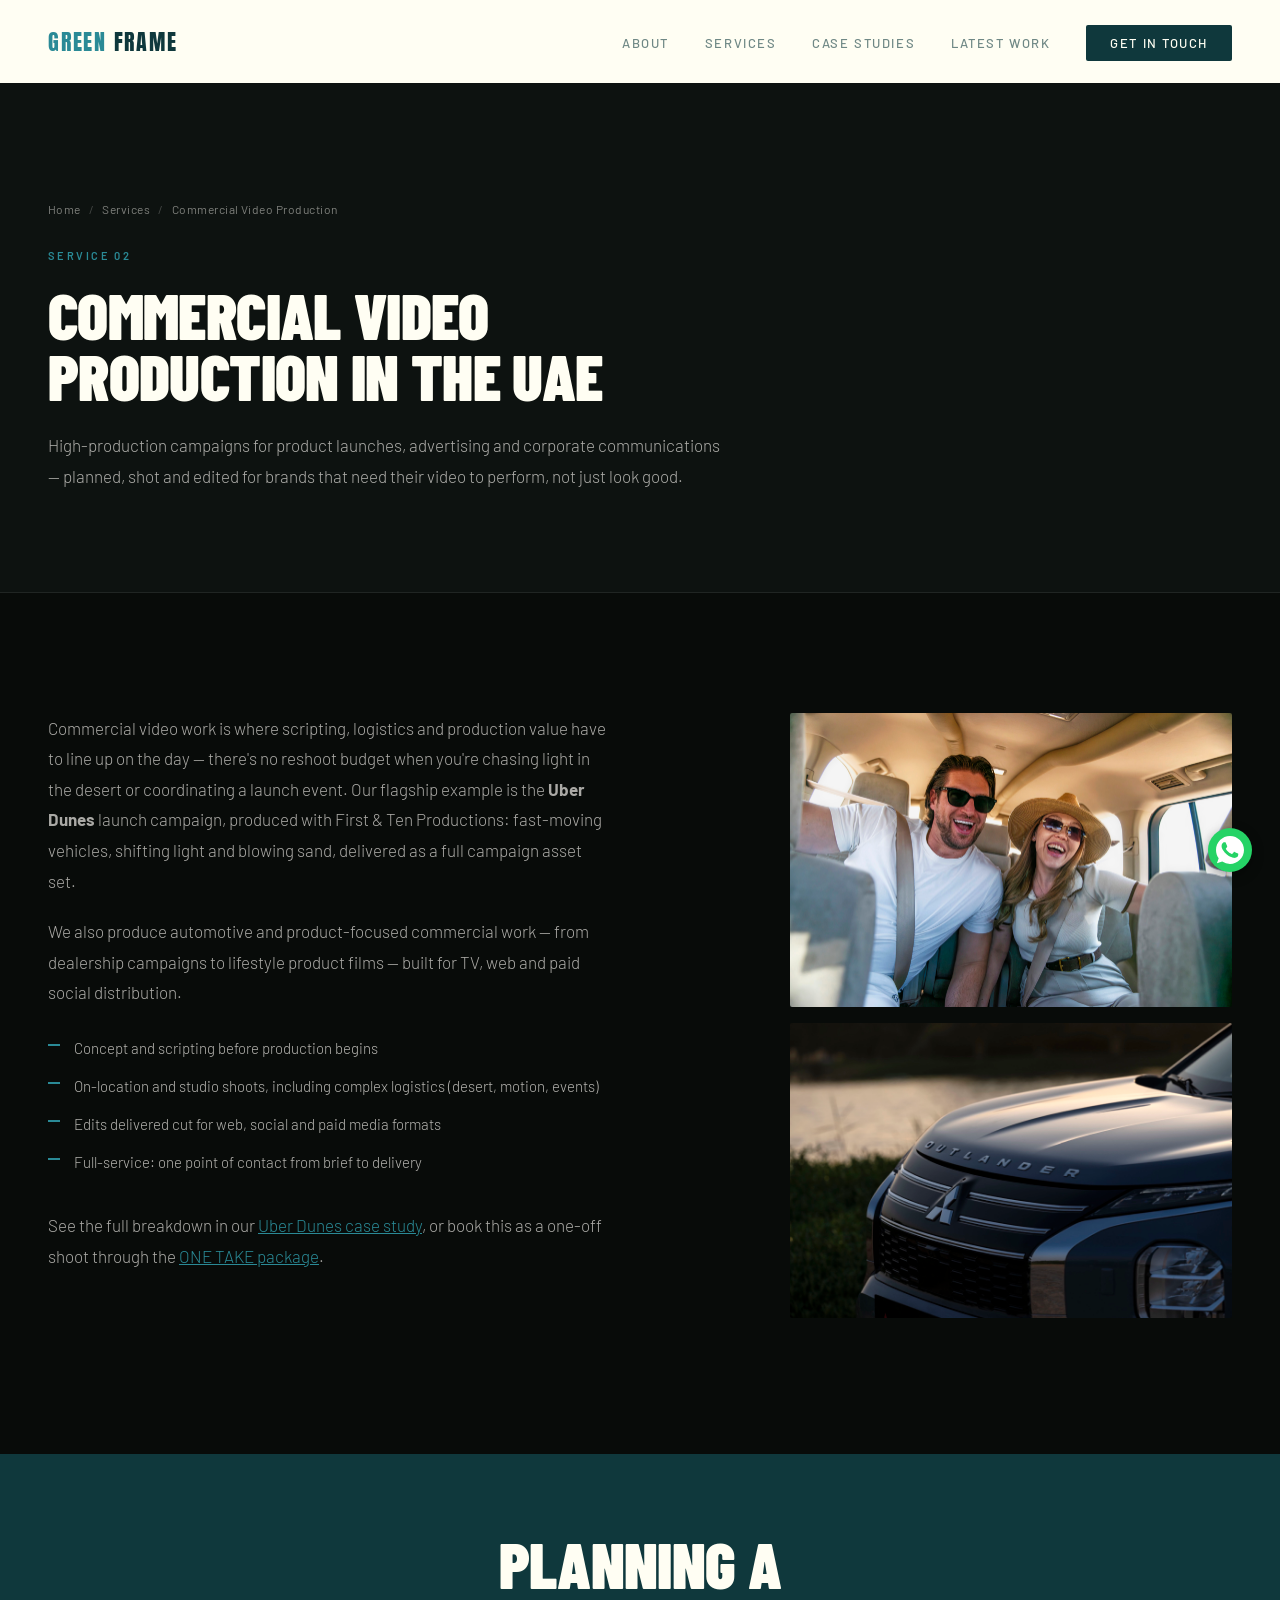
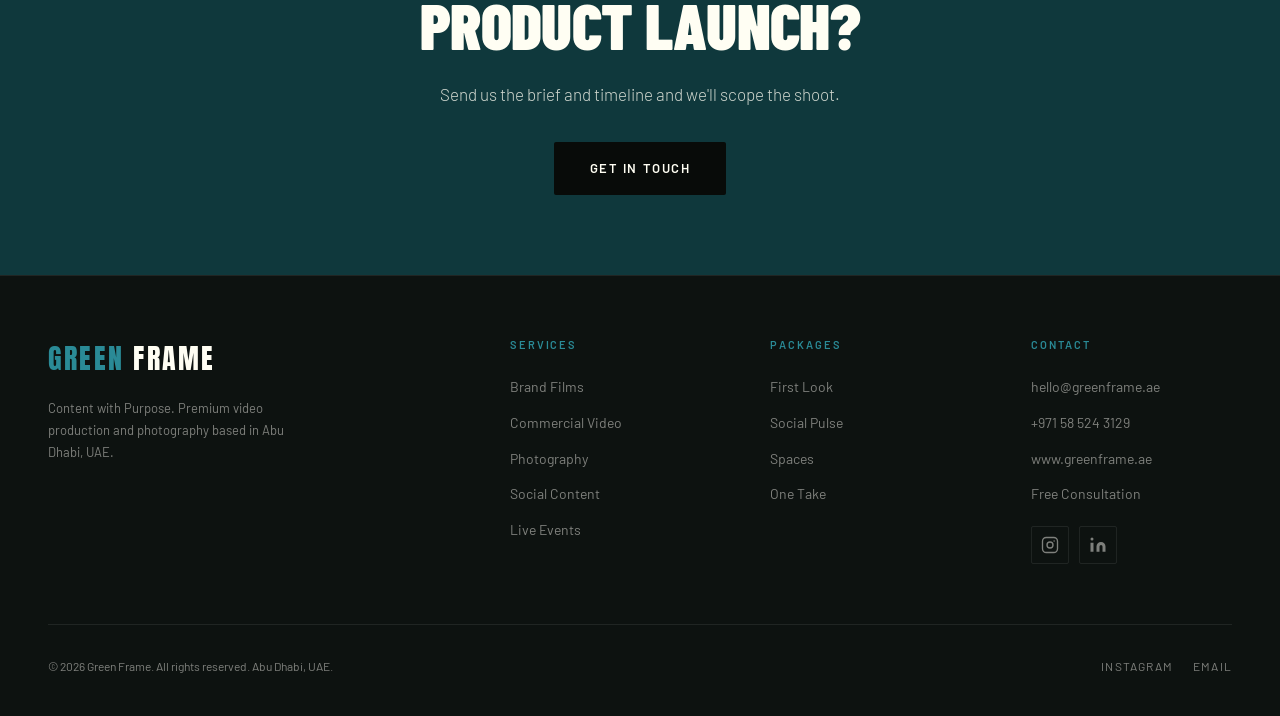
<file: services/commercial-video-production-uae.html>
<!DOCTYPE html>
<html lang="en">
<head>
  <meta charset="UTF-8" />
  <meta name="viewport" content="width=device-width, initial-scale=1.0" />

  <script async src="https://www.googletagmanager.com/gtag/js?id=G-6QBY2TJC35"></script>
  <script>
    window.dataLayer = window.dataLayer || [];
    function gtag(){dataLayer.push(arguments);}
    gtag('js', new Date());
    gtag('config', 'G-6QBY2TJC35');
  </script>

  <title>Commercial Video Production UAE | Product Launches & Advertising | Green Frame</title>
  <meta name="description" content="High-production commercial video for product launches, advertising campaigns and corporate communications across Abu Dhabi and the UAE." />
  <meta name="keywords" content="commercial video production UAE, product launch video Abu Dhabi, advertising video production, corporate video UAE" />
  <meta name="author" content="Green Frame" />
  <link rel="canonical" href="https://greenframe.ae/services/commercial-video-production-uae.html" />
  <link rel="icon" type="image/svg+xml" href="/favicon.svg" />
  <link rel="icon" type="image/png" href="/logo.png" />

  <meta property="og:type" content="website" />
  <meta property="og:url" content="https://greenframe.ae/services/commercial-video-production-uae.html" />
  <meta property="og:title" content="Commercial Video Production UAE | Green Frame" />
  <meta property="og:description" content="High-production commercial video for product launches, advertising campaigns and corporate communications across the UAE." />
  <meta property="og:image" content="https://greenframe.ae/Mitsubishi.jpg" />
  <meta name="twitter:card" content="summary_large_image" />
  <meta name="twitter:title" content="Commercial Video Production UAE | Green Frame" />
  <meta name="twitter:description" content="High-production commercial video for product launches and advertising campaigns." />
  <meta name="twitter:image" content="https://greenframe.ae/Mitsubishi.jpg" />

  <link rel="preconnect" href="https://fonts.googleapis.com" />
  <link rel="preconnect" href="https://fonts.gstatic.com" crossorigin />
  <link href="https://fonts.googleapis.com/css2?family=Anton&family=Barlow+Condensed:wght@400;600;700;800;900&family=Barlow:wght@300;400;500;600&display=swap" rel="stylesheet" />
  <link rel="stylesheet" href="/assets/site.css" />

  <script type="application/ld+json">
  {
    "@context": "https://schema.org",
    "@type": "Service",
    "serviceType": "Commercial Video Production",
    "name": "Commercial Video Production UAE",
    "description": "High-production campaigns for product launches, advertising, and corporate communications.",
    "provider": {"@type": "ProfessionalService", "name": "Green Frame", "url": "https://greenframe.ae"},
    "areaServed": {"@type": "Place", "name": "United Arab Emirates"},
    "url": "https://greenframe.ae/services/commercial-video-production-uae.html"
  }
  </script>
  <script type="application/ld+json">
  {
    "@context": "https://schema.org",
    "@type": "BreadcrumbList",
    "itemListElement": [
      {"@type": "ListItem", "position": 1, "name": "Home", "item": "https://greenframe.ae/"},
      {"@type": "ListItem", "position": 2, "name": "Services", "item": "https://greenframe.ae/#services"},
      {"@type": "ListItem", "position": 3, "name": "Commercial Video Production", "item": "https://greenframe.ae/services/commercial-video-production-uae.html"}
    ]
  }
  </script>
</head>
<body>

  <nav id="main-nav" class="scrolled" role="navigation" aria-label="Main navigation">
    <a href="/" class="nav-logo" aria-label="Green Frame home"><span>GREEN</span> FRAME</a>
    <ul class="nav-links">
      <li><a href="/#about">About</a></li>
      <li class="nav-dropdown">
        <a href="/#services">Services</a>
        <ul class="nav-dropdown-menu">
          <li><a href="/services/brand-films-abu-dhabi.html">Brand Films</a></li>
          <li><a href="/services/commercial-video-production-uae.html">Commercial Video Production</a></li>
          <li><a href="/services/commercial-photography-abu-dhabi.html">Commercial Photography</a></li>
          <li><a href="/services/social-media-content-uae.html">Social Media Content</a></li>
          <li><a href="/services/event-photography-videography-abu-dhabi.html">Event Photography &amp; Videography</a></li>
        </ul>
      </li>
      <li><a href="/case-studies/">Case Studies</a></li>
      <li><a href="/latest-work.html">Latest Work</a></li>
      <li><a href="/#contact" class="nav-cta nav-cta-desktop">Get in Touch</a></li>
    </ul>
    <div class="nav-burger" id="burger" aria-label="Open menu" role="button" tabindex="0">
      <span></span><span></span><span></span>
    </div>
  </nav>

  <div class="mobile-menu" id="mobile-menu" role="dialog" aria-modal="true">
    <button class="mobile-close" id="mobile-close" aria-label="Close menu">&times;</button>
    <a href="/#about" class="mobile-link">About</a>
    <a href="/#services" class="mobile-link">Services</a>
    <div class="mobile-submenu">
      <a href="/services/brand-films-abu-dhabi.html" class="mobile-link">Brand Films</a>
      <a href="/services/commercial-video-production-uae.html" class="mobile-link">Commercial Video</a>
      <a href="/services/commercial-photography-abu-dhabi.html" class="mobile-link">Photography</a>
      <a href="/services/social-media-content-uae.html" class="mobile-link">Social Content</a>
      <a href="/services/event-photography-videography-abu-dhabi.html" class="mobile-link">Live Events</a>
    </div>
    <a href="/case-studies/" class="mobile-link">Case Studies</a>
    <a href="/latest-work.html" class="mobile-link">Latest Work</a>
    <a href="/#contact" class="mobile-link">Contact</a>
  </div>

  <section class="page-hero" aria-label="Page introduction">
    <div class="container">
      <ul class="breadcrumbs">
        <li><a href="/">Home</a></li>
        <li><a href="/#services">Services</a></li>
        <li>Commercial Video Production</li>
      </ul>
      <p class="section-label">Service 02</p>
      <h1 class="section-title">Commercial Video<br/>Production in the UAE</h1>
      <p class="section-body">High-production campaigns for product launches, advertising and corporate communications — planned, shot and edited for brands that need their video to perform, not just look good.</p>
    </div>
  </section>

  <section aria-label="Service details">
    <div class="container">
      <div class="service-detail-grid">
        <div>
          <p class="section-body">Commercial video work is where scripting, logistics and production value have to line up on the day — there's no reshoot budget when you're chasing light in the desert or coordinating a launch event. Our flagship example is the <strong>Uber Dunes</strong> launch campaign, produced with First &amp; Ten Productions: fast-moving vehicles, shifting light and blowing sand, delivered as a full campaign asset set.</p>
          <p class="section-body" style="margin-top:20px;">We also produce automotive and product-focused commercial work — from dealership campaigns to lifestyle product films — built for TV, web and paid social distribution.</p>
          <ul class="service-list">
            <li>Concept and scripting before production begins</li>
            <li>On-location and studio shoots, including complex logistics (desert, motion, events)</li>
            <li>Edits delivered cut for web, social and paid media formats</li>
            <li>Full-service: one point of contact from brief to delivery</li>
          </ul>
          <p class="section-body" style="margin-top:28px;">See the full breakdown in our <a href="/case-studies/uber-dunes.html" style="color:var(--green-bright);">Uber Dunes case study</a>, or book this as a one-off shoot through the <a href="/#products" style="color:var(--green-bright);">ONE TAKE package</a>.</p>
        </div>
        <div>
          <img src="/portfolio/Uber Dunes-31.jpg" alt="Aerial view of UberDunes Land Cruiser carving through desert dunes, UAE" loading="lazy" />
          <img src="/portfolio/mitsubishi-front.jpg" alt="Mitsubishi commercial vehicle photography, Abu Dhabi" loading="lazy" />
        </div>
      </div>
    </div>
  </section>

  <section class="cta-band" aria-label="Call to action">
    <div class="container">
      <h2 class="section-title">Planning a<br/>Product Launch?</h2>
      <p class="section-body">Send us the brief and timeline and we'll scope the shoot.</p>
      <a href="/#contact" class="btn-primary" style="background:var(--black);">Get in Touch</a>
    </div>
  </section>

  <footer role="contentinfo">
    <div class="container">
      <div class="footer-inner">
        <div>
          <div class="footer-brand-name"><span>GREEN</span> FRAME</div>
          <p class="footer-tagline">Content with Purpose. Premium video production and photography based in Abu Dhabi, UAE.</p>
        </div>
        <div>
          <div class="footer-col-title">Services</div>
          <ul class="footer-links">
            <li><a href="/services/brand-films-abu-dhabi.html">Brand Films</a></li>
            <li><a href="/services/commercial-video-production-uae.html">Commercial Video</a></li>
            <li><a href="/services/commercial-photography-abu-dhabi.html">Photography</a></li>
            <li><a href="/services/social-media-content-uae.html">Social Content</a></li>
            <li><a href="/services/event-photography-videography-abu-dhabi.html">Live Events</a></li>
          </ul>
        </div>
        <div>
          <div class="footer-col-title">Packages</div>
          <ul class="footer-links">
            <li><a href="/#products">First Look</a></li>
            <li><a href="/#products">Social Pulse</a></li>
            <li><a href="/#products">Spaces</a></li>
            <li><a href="/#products">One Take</a></li>
          </ul>
        </div>
        <div>
          <div class="footer-col-title">Contact</div>
          <ul class="footer-links">
            <li><a href="mailto:hello@greenframe.ae">hello@greenframe.ae</a></li>
            <li><a href="tel:+971585243129">+971 58 524 3129</a></li>
            <li><a href="https://www.greenframe.ae">www.greenframe.ae</a></li>
            <li><a href="/#contact">Free Consultation</a></li>
          </ul>
          <div class="footer-social-icons">
            <a href="https://www.instagram.com/green_frame_uae/" target="_blank" rel="noopener noreferrer" aria-label="Instagram" class="social-icon-btn">
              <svg width="18" height="18" viewBox="0 0 24 24" fill="none" stroke="currentColor" stroke-width="1.8" stroke-linecap="round" stroke-linejoin="round"><rect x="2" y="2" width="20" height="20" rx="5" ry="5"/><circle cx="12" cy="12" r="4"/><circle cx="17.5" cy="6.5" r="1" fill="currentColor" stroke="none"/></svg>
            </a>
            <a href="https://ae.linkedin.com/in/john-scully-3106bb7" target="_blank" rel="noopener noreferrer" aria-label="LinkedIn" class="social-icon-btn">
              <svg width="18" height="18" viewBox="0 0 24 24" fill="currentColor"><path d="M16 8a6 6 0 0 1 6 6v7h-4v-7a2 2 0 0 0-2-2 2 2 0 0 0-2 2v7h-4v-7a6 6 0 0 1 6-6z"/><rect x="2" y="9" width="4" height="12"/><circle cx="4" cy="4" r="2"/></svg>
            </a>
          </div>
        </div>
      </div>
      <div class="footer-bottom">
        <span class="footer-copy">© 2026 Green Frame. All rights reserved. Abu Dhabi, UAE.</span>
        <div class="footer-social">
          <a href="https://www.instagram.com/green_frame_uae/" target="_blank" rel="noopener noreferrer">Instagram</a>
          <a href="mailto:hello@greenframe.ae">Email</a>
        </div>
      </div>
    </div>
  </footer>

  <a href="https://wa.me/971585243129?text=Hi%20Green%20Frame%2C%20I%27d%20like%20to%20discuss%20a%20commercial%20video." class="whatsapp-float" target="_blank" rel="noopener noreferrer" aria-label="Chat on WhatsApp">
    <svg viewBox="0 0 32 32" width="28" height="28" fill="#fff"><path d="M16.004 0h-.008C7.174 0 0 7.176 0 16.004c0 3.5 1.132 6.742 3.052 9.376L1.056 31.2l6.04-1.94a15.9 15.9 0 0 0 8.908 2.712C24.828 31.972 32 24.796 32 16.004 32 7.176 24.828 0 16.004 0zm9.312 22.612c-.396 1.112-1.956 2.036-3.2 2.304-.852.18-1.964.324-5.708-1.228-4.792-1.984-7.872-6.848-8.112-7.164-.228-.316-1.92-2.556-1.92-4.876s1.216-3.46 1.648-3.932c.432-.472.944-.592 1.256-.592.312 0 .624.004.896.016.288.012.672-.108 1.052.804.396.948 1.344 3.272 1.464 3.512.12.236.196.516.04.832-.16.316-.24.516-.472.792-.236.28-.496.624-.708.836-.236.236-.48.492-.208.964s1.216 2.004 2.608 3.248c1.792 1.6 3.3 2.096 3.772 2.332.472.236.748.196 1.02-.12.276-.316 1.176-1.372 1.488-1.844.316-.472.628-.392 1.06-.236.432.16 2.748 1.296 3.22 1.532.472.236.784.352.9.548.112.196.112 1.148-.284 2.26z"/></svg>
  </a>

  <script>
    const nav = document.getElementById('main-nav');
    window.addEventListener('scroll', () => { nav.classList.toggle('scrolled', window.scrollY > 60); });

    const burger = document.getElementById('burger');
    const mobileMenu = document.getElementById('mobile-menu');
    const mobileClose = document.getElementById('mobile-close');
    burger.addEventListener('click', () => mobileMenu.classList.add('open'));
    mobileClose.addEventListener('click', () => mobileMenu.classList.remove('open'));
    document.querySelectorAll('.mobile-link').forEach(link => {
      link.addEventListener('click', () => mobileMenu.classList.remove('open'));
    });
  </script>
</body>
</html>
</file>
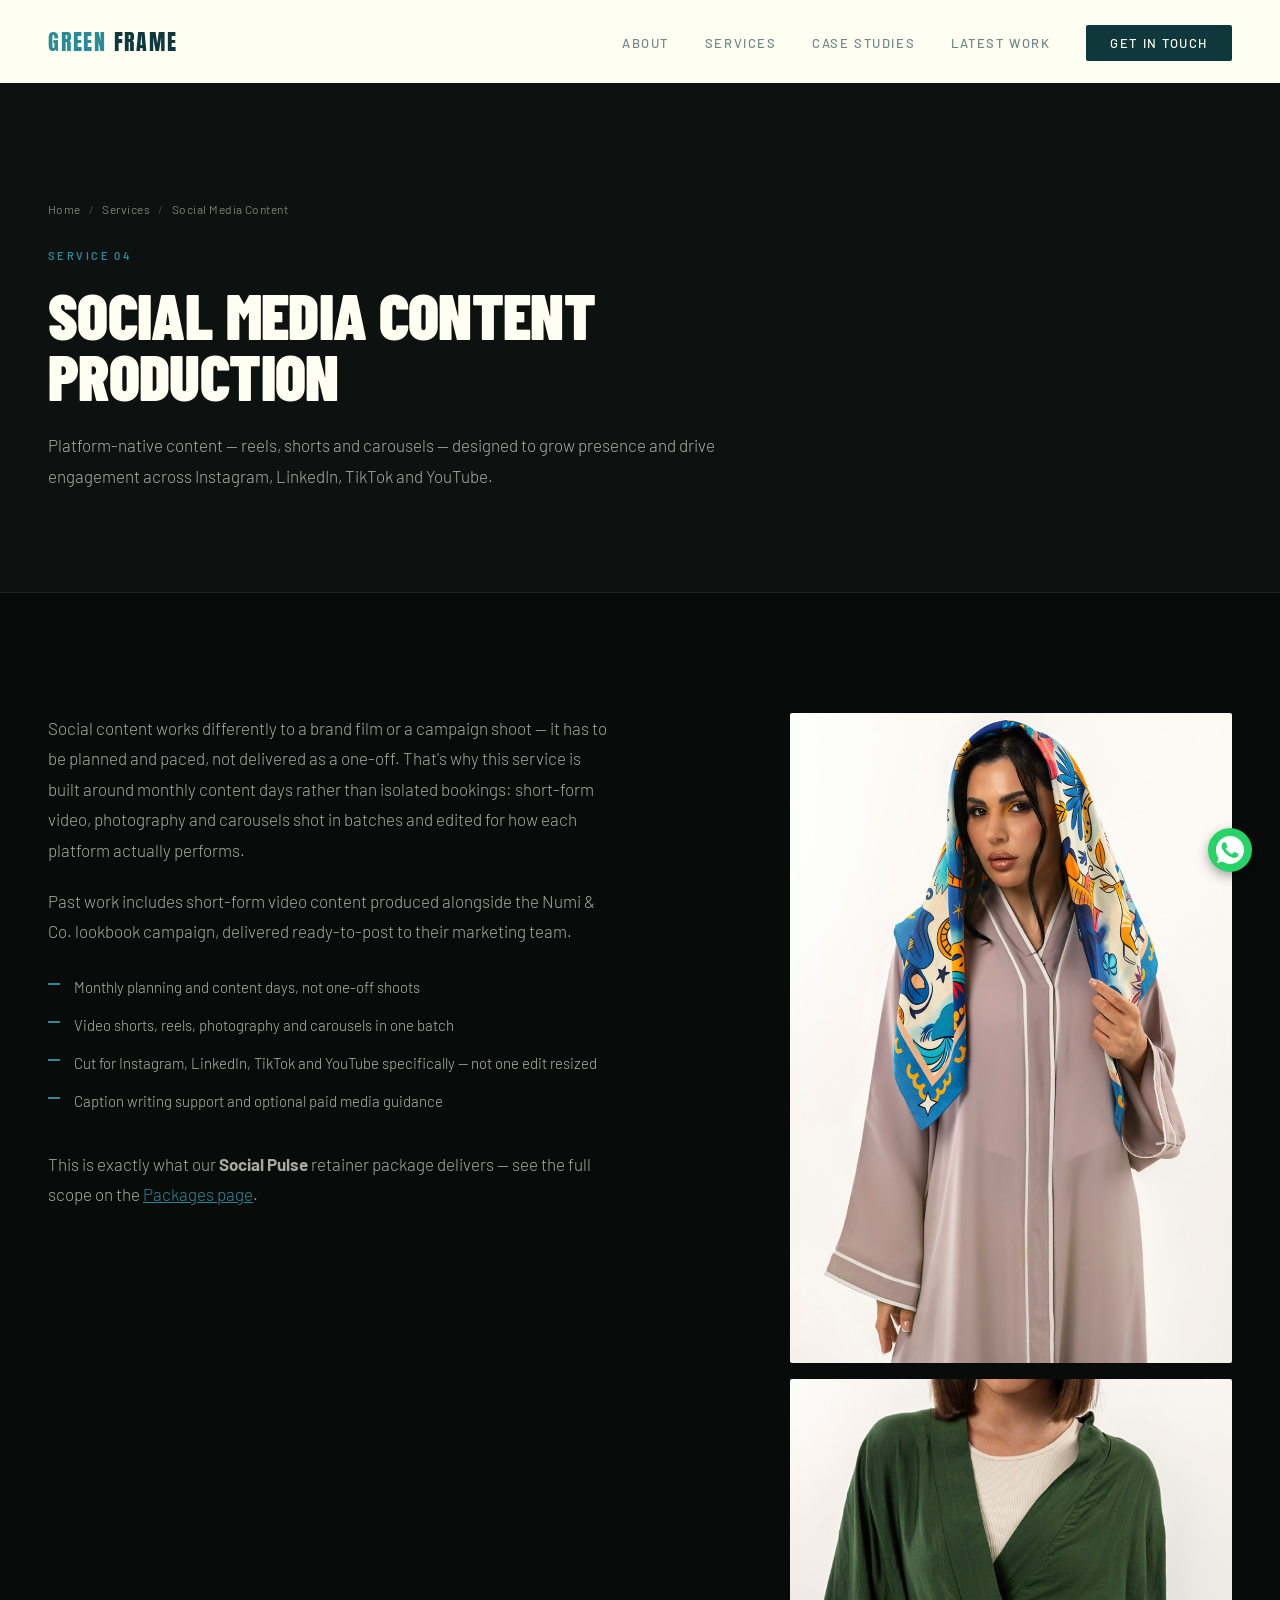
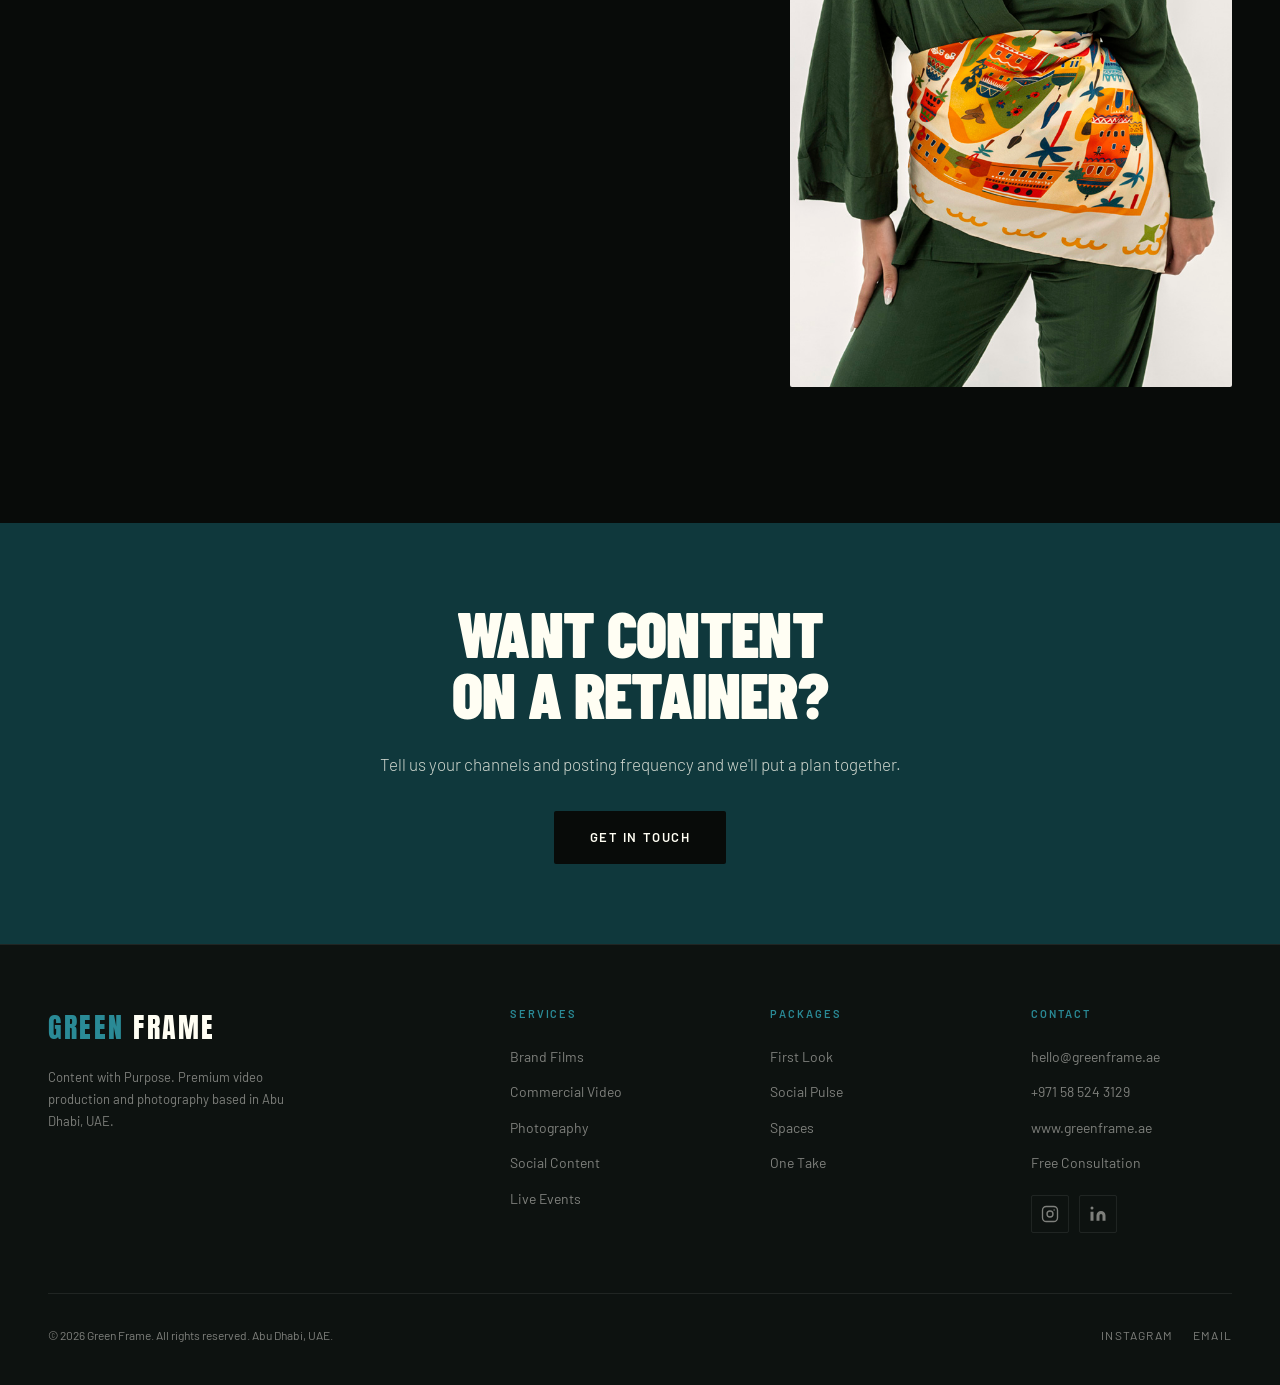
<file: services/social-media-content-uae.html>
<!DOCTYPE html>
<html lang="en">
<head>
  <meta charset="UTF-8" />
  <meta name="viewport" content="width=device-width, initial-scale=1.0" />

  <script async src="https://www.googletagmanager.com/gtag/js?id=G-6QBY2TJC35"></script>
  <script>
    window.dataLayer = window.dataLayer || [];
    function gtag(){dataLayer.push(arguments);}
    gtag('js', new Date());
    gtag('config', 'G-6QBY2TJC35');
  </script>

  <title>Social Media Content Production UAE | Reels, Shorts & Carousels | Green Frame</title>
  <meta name="description" content="Platform-native social content — reels, shorts and carousels — produced in Abu Dhabi to grow presence and drive engagement across Instagram, LinkedIn and TikTok." />
  <meta name="keywords" content="social media content production UAE, reels production Abu Dhabi, social content agency, Instagram content UAE" />
  <meta name="author" content="Green Frame" />
  <link rel="canonical" href="https://greenframe.ae/services/social-media-content-uae.html" />
  <link rel="icon" type="image/svg+xml" href="/favicon.svg" />
  <link rel="icon" type="image/png" href="/logo.png" />

  <meta property="og:type" content="website" />
  <meta property="og:url" content="https://greenframe.ae/services/social-media-content-uae.html" />
  <meta property="og:title" content="Social Media Content Production UAE | Green Frame" />
  <meta property="og:description" content="Platform-native social content produced in Abu Dhabi to grow presence and drive engagement." />
  <meta property="og:image" content="https://greenframe.ae/portfolio/Numi%20Low%20Res/Numi-2.jpg" />
  <meta name="twitter:card" content="summary_large_image" />
  <meta name="twitter:title" content="Social Media Content Production UAE | Green Frame" />
  <meta name="twitter:description" content="Platform-native social content produced in Abu Dhabi to grow presence and drive engagement." />

  <link rel="preconnect" href="https://fonts.googleapis.com" />
  <link rel="preconnect" href="https://fonts.gstatic.com" crossorigin />
  <link href="https://fonts.googleapis.com/css2?family=Anton&family=Barlow+Condensed:wght@400;600;700;800;900&family=Barlow:wght@300;400;500;600&display=swap" rel="stylesheet" />
  <link rel="stylesheet" href="/assets/site.css" />

  <script type="application/ld+json">
  {
    "@context": "https://schema.org",
    "@type": "Service",
    "serviceType": "Social Media Content Production",
    "name": "Social Media Content Production UAE",
    "description": "Platform-native content: reels, shorts, carousels, designed to grow presence and drive engagement.",
    "provider": {"@type": "ProfessionalService", "name": "Green Frame", "url": "https://greenframe.ae"},
    "areaServed": {"@type": "Place", "name": "United Arab Emirates"},
    "url": "https://greenframe.ae/services/social-media-content-uae.html"
  }
  </script>
  <script type="application/ld+json">
  {
    "@context": "https://schema.org",
    "@type": "BreadcrumbList",
    "itemListElement": [
      {"@type": "ListItem", "position": 1, "name": "Home", "item": "https://greenframe.ae/"},
      {"@type": "ListItem", "position": 2, "name": "Services", "item": "https://greenframe.ae/#services"},
      {"@type": "ListItem", "position": 3, "name": "Social Media Content", "item": "https://greenframe.ae/services/social-media-content-uae.html"}
    ]
  }
  </script>
</head>
<body>

  <nav id="main-nav" class="scrolled" role="navigation" aria-label="Main navigation">
    <a href="/" class="nav-logo" aria-label="Green Frame home"><span>GREEN</span> FRAME</a>
    <ul class="nav-links">
      <li><a href="/#about">About</a></li>
      <li class="nav-dropdown">
        <a href="/#services">Services</a>
        <ul class="nav-dropdown-menu">
          <li><a href="/services/brand-films-abu-dhabi.html">Brand Films</a></li>
          <li><a href="/services/commercial-video-production-uae.html">Commercial Video Production</a></li>
          <li><a href="/services/commercial-photography-abu-dhabi.html">Commercial Photography</a></li>
          <li><a href="/services/social-media-content-uae.html">Social Media Content</a></li>
          <li><a href="/services/event-photography-videography-abu-dhabi.html">Event Photography &amp; Videography</a></li>
        </ul>
      </li>
      <li><a href="/case-studies/">Case Studies</a></li>
      <li><a href="/latest-work.html">Latest Work</a></li>
      <li><a href="/#contact" class="nav-cta nav-cta-desktop">Get in Touch</a></li>
    </ul>
    <div class="nav-burger" id="burger" aria-label="Open menu" role="button" tabindex="0">
      <span></span><span></span><span></span>
    </div>
  </nav>

  <div class="mobile-menu" id="mobile-menu" role="dialog" aria-modal="true">
    <button class="mobile-close" id="mobile-close" aria-label="Close menu">&times;</button>
    <a href="/#about" class="mobile-link">About</a>
    <a href="/#services" class="mobile-link">Services</a>
    <div class="mobile-submenu">
      <a href="/services/brand-films-abu-dhabi.html" class="mobile-link">Brand Films</a>
      <a href="/services/commercial-video-production-uae.html" class="mobile-link">Commercial Video</a>
      <a href="/services/commercial-photography-abu-dhabi.html" class="mobile-link">Photography</a>
      <a href="/services/social-media-content-uae.html" class="mobile-link">Social Content</a>
      <a href="/services/event-photography-videography-abu-dhabi.html" class="mobile-link">Live Events</a>
    </div>
    <a href="/case-studies/" class="mobile-link">Case Studies</a>
    <a href="/latest-work.html" class="mobile-link">Latest Work</a>
    <a href="/#contact" class="mobile-link">Contact</a>
  </div>

  <section class="page-hero" aria-label="Page introduction">
    <div class="container">
      <ul class="breadcrumbs">
        <li><a href="/">Home</a></li>
        <li><a href="/#services">Services</a></li>
        <li>Social Media Content</li>
      </ul>
      <p class="section-label">Service 04</p>
      <h1 class="section-title">Social Media Content<br/>Production</h1>
      <p class="section-body">Platform-native content — reels, shorts and carousels — designed to grow presence and drive engagement across Instagram, LinkedIn, TikTok and YouTube.</p>
    </div>
  </section>

  <section aria-label="Service details">
    <div class="container">
      <div class="service-detail-grid">
        <div>
          <p class="section-body">Social content works differently to a brand film or a campaign shoot — it has to be planned and paced, not delivered as a one-off. That's why this service is built around monthly content days rather than isolated bookings: short-form video, photography and carousels shot in batches and edited for how each platform actually performs.</p>
          <p class="section-body" style="margin-top:20px;">Past work includes short-form video content produced alongside the Numi &amp; Co. lookbook campaign, delivered ready-to-post to their marketing team.</p>
          <ul class="service-list">
            <li>Monthly planning and content days, not one-off shoots</li>
            <li>Video shorts, reels, photography and carousels in one batch</li>
            <li>Cut for Instagram, LinkedIn, TikTok and YouTube specifically — not one edit resized</li>
            <li>Caption writing support and optional paid media guidance</li>
          </ul>
          <p class="section-body" style="margin-top:28px;">This is exactly what our <strong>Social Pulse</strong> retainer package delivers — see the full scope on the <a href="/#products" style="color:var(--green-bright);">Packages page</a>.</p>
        </div>
        <div>
          <img src="/portfolio/Numi Low Res/Numi-2.jpg" alt="Numi & Co. social content — model portrait wearing printed silk scarf" loading="lazy" style="object-position: center 20%;" />
          <img src="/portfolio/Numi Low Res/Numi-5.jpg" alt="Numi & Co. social content — close-up product detail shot" loading="lazy" />
        </div>
      </div>
    </div>
  </section>

  <section class="cta-band" aria-label="Call to action">
    <div class="container">
      <h2 class="section-title">Want Content<br/>on a Retainer?</h2>
      <p class="section-body">Tell us your channels and posting frequency and we'll put a plan together.</p>
      <a href="/#contact" class="btn-primary" style="background:var(--black);">Get in Touch</a>
    </div>
  </section>

  <footer role="contentinfo">
    <div class="container">
      <div class="footer-inner">
        <div>
          <div class="footer-brand-name"><span>GREEN</span> FRAME</div>
          <p class="footer-tagline">Content with Purpose. Premium video production and photography based in Abu Dhabi, UAE.</p>
        </div>
        <div>
          <div class="footer-col-title">Services</div>
          <ul class="footer-links">
            <li><a href="/services/brand-films-abu-dhabi.html">Brand Films</a></li>
            <li><a href="/services/commercial-video-production-uae.html">Commercial Video</a></li>
            <li><a href="/services/commercial-photography-abu-dhabi.html">Photography</a></li>
            <li><a href="/services/social-media-content-uae.html">Social Content</a></li>
            <li><a href="/services/event-photography-videography-abu-dhabi.html">Live Events</a></li>
          </ul>
        </div>
        <div>
          <div class="footer-col-title">Packages</div>
          <ul class="footer-links">
            <li><a href="/#products">First Look</a></li>
            <li><a href="/#products">Social Pulse</a></li>
            <li><a href="/#products">Spaces</a></li>
            <li><a href="/#products">One Take</a></li>
          </ul>
        </div>
        <div>
          <div class="footer-col-title">Contact</div>
          <ul class="footer-links">
            <li><a href="mailto:hello@greenframe.ae">hello@greenframe.ae</a></li>
            <li><a href="tel:+971585243129">+971 58 524 3129</a></li>
            <li><a href="https://www.greenframe.ae">www.greenframe.ae</a></li>
            <li><a href="/#contact">Free Consultation</a></li>
          </ul>
          <div class="footer-social-icons">
            <a href="https://www.instagram.com/green_frame_uae/" target="_blank" rel="noopener noreferrer" aria-label="Instagram" class="social-icon-btn">
              <svg width="18" height="18" viewBox="0 0 24 24" fill="none" stroke="currentColor" stroke-width="1.8" stroke-linecap="round" stroke-linejoin="round"><rect x="2" y="2" width="20" height="20" rx="5" ry="5"/><circle cx="12" cy="12" r="4"/><circle cx="17.5" cy="6.5" r="1" fill="currentColor" stroke="none"/></svg>
            </a>
            <a href="https://ae.linkedin.com/in/john-scully-3106bb7" target="_blank" rel="noopener noreferrer" aria-label="LinkedIn" class="social-icon-btn">
              <svg width="18" height="18" viewBox="0 0 24 24" fill="currentColor"><path d="M16 8a6 6 0 0 1 6 6v7h-4v-7a2 2 0 0 0-2-2 2 2 0 0 0-2 2v7h-4v-7a6 6 0 0 1 6-6z"/><rect x="2" y="9" width="4" height="12"/><circle cx="4" cy="4" r="2"/></svg>
            </a>
          </div>
        </div>
      </div>
      <div class="footer-bottom">
        <span class="footer-copy">© 2026 Green Frame. All rights reserved. Abu Dhabi, UAE.</span>
        <div class="footer-social">
          <a href="https://www.instagram.com/green_frame_uae/" target="_blank" rel="noopener noreferrer">Instagram</a>
          <a href="mailto:hello@greenframe.ae">Email</a>
        </div>
      </div>
    </div>
  </footer>

  <a href="https://wa.me/971585243129?text=Hi%20Green%20Frame%2C%20I%27d%20like%20to%20discuss%20social%20content." class="whatsapp-float" target="_blank" rel="noopener noreferrer" aria-label="Chat on WhatsApp">
    <svg viewBox="0 0 32 32" width="28" height="28" fill="#fff"><path d="M16.004 0h-.008C7.174 0 0 7.176 0 16.004c0 3.5 1.132 6.742 3.052 9.376L1.056 31.2l6.04-1.94a15.9 15.9 0 0 0 8.908 2.712C24.828 31.972 32 24.796 32 16.004 32 7.176 24.828 0 16.004 0zm9.312 22.612c-.396 1.112-1.956 2.036-3.2 2.304-.852.18-1.964.324-5.708-1.228-4.792-1.984-7.872-6.848-8.112-7.164-.228-.316-1.92-2.556-1.92-4.876s1.216-3.46 1.648-3.932c.432-.472.944-.592 1.256-.592.312 0 .624.004.896.016.288.012.672-.108 1.052.804.396.948 1.344 3.272 1.464 3.512.12.236.196.516.04.832-.16.316-.24.516-.472.792-.236.28-.496.624-.708.836-.236.236-.48.492-.208.964s1.216 2.004 2.608 3.248c1.792 1.6 3.3 2.096 3.772 2.332.472.236.748.196 1.02-.12.276-.316 1.176-1.372 1.488-1.844.316-.472.628-.392 1.06-.236.432.16 2.748 1.296 3.22 1.532.472.236.784.352.9.548.112.196.112 1.148-.284 2.26z"/></svg>
  </a>

  <script>
    const nav = document.getElementById('main-nav');
    window.addEventListener('scroll', () => { nav.classList.toggle('scrolled', window.scrollY > 60); });

    const burger = document.getElementById('burger');
    const mobileMenu = document.getElementById('mobile-menu');
    const mobileClose = document.getElementById('mobile-close');
    burger.addEventListener('click', () => mobileMenu.classList.add('open'));
    mobileClose.addEventListener('click', () => mobileMenu.classList.remove('open'));
    document.querySelectorAll('.mobile-link').forEach(link => {
      link.addEventListener('click', () => mobileMenu.classList.remove('open'));
    });
  </script>
</body>
</html>
</file>
<file: assets/site.css>
/* Green Frame — shared stylesheet for standalone SEO pages (services, case studies).
   Extracted from index.html's design system so new pages match the homepage exactly. */

*, *::before, *::after { box-sizing: border-box; margin: 0; padding: 0; }

:root {
  --green: #0F383C;
  --green-light: #1a5059;
  --green-bright: #2a8a96;
  --black: #080b09;
  --off-black: #0d1210;
  --dark: #111815;
  --mid: #1a2520;
  --border: rgba(255,255,255,0.08);
  --text: #FFFEF3;
  --muted: rgba(240,237,232,0.5);
  --font-display: 'Barlow Condensed', sans-serif;
  --font-body: 'Barlow', sans-serif;
}

html { scroll-behavior: smooth; }

body {
  background: var(--black);
  color: var(--text);
  font-family: var(--font-body);
  font-weight: 400;
  line-height: 1.6;
  overflow-x: hidden;
}

/* ── NAV ── */
nav {
  position: fixed;
  top: 0; left: 0; right: 0;
  z-index: 100;
  display: flex;
  align-items: center;
  justify-content: space-between;
  padding: 24px 48px;
  transition: background 0.4s, padding 0.4s, box-shadow 0.4s;
  background: var(--nav-bg, #FFFEF3);
}
nav.scrolled {
  background: var(--nav-bg, #FFFEF3);
  padding: 14px 48px;
  box-shadow: 0 2px 24px rgba(0,0,0,0.12);
}
.nav-logo {
  font-family: 'Anton', sans-serif;
  font-weight: 400;
  font-size: 22px;
  letter-spacing: 0.08em;
  color: var(--green);
  text-decoration: none;
  text-transform: uppercase;
  transition: color 0.4s;
}
.nav-logo span { color: var(--green-bright); }
.nav-links {
  display: flex;
  align-items: center;
  gap: 36px;
  list-style: none;
}
.nav-links a {
  color: rgba(15,56,60,0.6);
  text-decoration: none;
  font-size: 13px;
  font-weight: 500;
  letter-spacing: 0.12em;
  text-transform: uppercase;
  transition: color 0.2s;
}
.nav-links a:hover { color: var(--green); }
.nav-cta {
  background: var(--green);
  color: var(--text) !important;
  padding: 10px 24px !important;
  border-radius: 2px;
  transition: background 0.2s !important;
}
.nav-cta:hover { background: var(--green-light) !important; color: var(--text) !important; }

/* nav dropdown (Services) */
.nav-dropdown { position: relative; }
.nav-dropdown-menu {
  position: absolute;
  top: calc(100% + 18px);
  left: 50%;
  transform: translateX(-50%);
  background: var(--text);
  border-radius: 4px;
  box-shadow: 0 12px 32px rgba(0,0,0,0.18);
  min-width: 260px;
  padding: 10px;
  list-style: none;
  display: none;
  flex-direction: column;
  gap: 2px;
}
.nav-dropdown:hover .nav-dropdown-menu,
.nav-dropdown:focus-within .nav-dropdown-menu { display: flex; }
.nav-dropdown-menu li a {
  display: block;
  padding: 10px 14px;
  color: var(--green) !important;
  font-size: 13px;
  letter-spacing: 0.04em;
  text-transform: none;
  border-radius: 3px;
}
.nav-dropdown-menu li a:hover { background: rgba(15,56,60,0.08); }

/* hamburger */
.nav-burger { display: none; flex-direction: column; gap: 5px; cursor: pointer; padding: 4px; }
.nav-burger span { display: block; width: 24px; height: 2px; background: var(--green); transition: all 0.3s; }
.mobile-menu {
  display: none;
  position: fixed;
  inset: 0;
  background: var(--black);
  z-index: 99;
  flex-direction: column;
  align-items: center;
  justify-content: center;
  gap: 32px;
  overflow-y: auto;
  padding: 40px 24px;
}
.mobile-menu.open { display: flex; }
.mobile-menu a {
  font-family: var(--font-display);
  font-weight: 800;
  font-size: 32px;
  text-transform: uppercase;
  letter-spacing: 0.06em;
  color: var(--text);
  text-decoration: none;
  text-align: center;
}
.mobile-menu a:hover { color: var(--green-bright); }
.mobile-submenu {
  display: flex;
  flex-direction: column;
  gap: 16px;
  align-items: center;
}
.mobile-submenu a { font-size: 20px; font-weight: 600; color: var(--muted); }
.mobile-close {
  position: absolute;
  top: 28px; right: 48px;
  font-size: 32px;
  cursor: pointer;
  color: var(--muted);
  background: none;
  border: none;
}

/* ── SECTION BASE ── */
section { padding: 120px 0; }
.container {
  max-width: 1280px;
  margin: 0 auto;
  padding: 0 48px;
}
.section-label {
  font-size: 11px;
  font-weight: 600;
  letter-spacing: 0.22em;
  text-transform: uppercase;
  color: var(--green-bright);
  margin-bottom: 20px;
}
.section-title {
  font-family: var(--font-display);
  font-weight: 900;
  font-size: clamp(40px, 5vw, 72px);
  line-height: 0.95;
  text-transform: uppercase;
  letter-spacing: -0.01em;
  color: var(--text);
  margin-bottom: 24px;
}
.section-body {
  font-size: 17px;
  font-weight: 300;
  line-height: 1.8;
  color: rgba(240,237,232,0.7);
  max-width: 560px;
}
.divider {
  width: 48px;
  height: 2px;
  background: var(--green);
  margin: 24px 0;
}

.btn-primary {
  display: inline-block;
  background: var(--green);
  color: var(--text);
  font-size: 13px;
  font-weight: 600;
  letter-spacing: 0.12em;
  text-transform: uppercase;
  padding: 16px 36px;
  text-decoration: none;
  border-radius: 2px;
  transition: background 0.2s;
}
.btn-primary:hover { background: var(--green-light); }
.btn-outline {
  display: inline-block;
  border: 1px solid rgba(240,237,232,0.3);
  color: var(--text);
  font-size: 13px;
  font-weight: 600;
  letter-spacing: 0.12em;
  text-transform: uppercase;
  padding: 16px 36px;
  text-decoration: none;
  border-radius: 2px;
  transition: border-color 0.2s, color 0.2s;
}
.btn-outline:hover { border-color: var(--green-bright); color: var(--green-bright); }

/* ── PAGE HERO (service / case-study pages) ── */
.page-hero {
  padding: 200px 0 100px;
  background: var(--off-black);
  border-bottom: 1px solid var(--border);
}
.breadcrumbs {
  list-style: none;
  display: flex;
  flex-wrap: wrap;
  gap: 8px;
  font-size: 12px;
  letter-spacing: 0.04em;
  color: var(--muted);
  margin-bottom: 28px;
}
.breadcrumbs li a { color: var(--muted); text-decoration: none; }
.breadcrumbs li a:hover { color: var(--green-bright); }
.breadcrumbs li:not(:last-child)::after { content: '/'; margin-left: 8px; color: rgba(240,237,232,0.25); }
.page-hero .section-body { max-width: 680px; }

/* ── SERVICE DETAIL ── */
.service-detail-grid {
  display: grid;
  grid-template-columns: 3fr 2fr;
  gap: 80px;
  align-items: start;
}
.service-detail-grid img { width: 100%; border-radius: 2px; display: block; margin-bottom: 16px; }
.service-list { list-style: none; display: flex; flex-direction: column; gap: 14px; margin: 28px 0 36px; }
.service-list li {
  padding-left: 26px;
  position: relative;
  font-size: 15px;
  color: rgba(240,237,232,0.75);
  font-weight: 300;
}
.service-list li::before {
  content: '';
  position: absolute;
  left: 0; top: 8px;
  width: 12px; height: 2px;
  background: var(--green-bright);
}
.sector-pill {
  display: inline-block;
  border: 1px solid var(--border);
  border-radius: 999px;
  padding: 8px 18px;
  font-size: 12px;
  letter-spacing: 0.06em;
  text-transform: uppercase;
  color: var(--muted);
  margin: 0 8px 8px 0;
}

/* ── CTA BAND ── */
.cta-band {
  background: var(--green);
  text-align: center;
  padding: 80px 0;
}
.cta-band .section-title { color: var(--text); }
.cta-band .section-body { color: rgba(255,254,243,0.8); margin: 0 auto 32px; }

/* ── CASE STUDY / WORK GRID ── */
.work-index-grid {
  display: grid;
  grid-template-columns: repeat(3, 1fr);
  gap: 32px;
}
.work-card {
  display: block;
  text-decoration: none;
  border: 1px solid var(--border);
  border-radius: 4px;
  overflow: hidden;
  transition: border-color 0.2s;
}
.work-card:hover { border-color: var(--green-bright); }
.work-card img { width: 100%; aspect-ratio: 4/3; object-fit: cover; display: block; }
.work-card-body { padding: 22px; }
.work-card-tag {
  font-size: 11px;
  font-weight: 600;
  letter-spacing: 0.14em;
  text-transform: uppercase;
  color: var(--green-bright);
  margin-bottom: 8px;
}
.work-card-title {
  font-family: var(--font-display);
  font-weight: 800;
  font-size: 24px;
  text-transform: uppercase;
  color: var(--text);
}
.case-study-header { margin-bottom: 48px; }
.case-study-grid {
  display: grid;
  grid-template-columns: repeat(2, 1fr);
  gap: 20px;
}
.case-study-grid img, .case-study-grid a { width: 100%; border-radius: 2px; display: block; }
.case-study-grid .img-wide { grid-column: span 2; }
.case-study-meta {
  display: flex;
  flex-wrap: wrap;
  gap: 40px;
  margin: 32px 0 48px;
  padding: 28px 0;
  border-top: 1px solid var(--border);
  border-bottom: 1px solid var(--border);
}
.case-study-meta-item .label {
  font-size: 11px;
  letter-spacing: 0.14em;
  text-transform: uppercase;
  color: var(--green-bright);
  margin-bottom: 6px;
}
.case-study-meta-item .value { font-size: 15px; color: var(--text); }

/* ── FOOTER ── */
footer {
  background: var(--off-black);
  border-top: 1px solid var(--border);
  padding: 60px 0 40px;
}
.footer-inner {
  display: grid;
  grid-template-columns: 2fr 1fr 1fr 1fr;
  gap: 60px;
  margin-bottom: 60px;
}
.footer-brand-name {
  font-family: 'Anton', sans-serif;
  font-weight: 400;
  font-size: 28px;
  letter-spacing: 0.08em;
  text-transform: uppercase;
  color: var(--text);
  margin-bottom: 16px;
}
.footer-brand-name span { color: var(--green-bright); }
.footer-tagline {
  font-size: 13px;
  color: var(--muted);
  line-height: 1.7;
  max-width: 260px;
}
.footer-col-title {
  font-size: 11px;
  font-weight: 600;
  letter-spacing: 0.18em;
  text-transform: uppercase;
  color: var(--green-bright);
  margin-bottom: 20px;
}
.footer-links { list-style: none; display: flex; flex-direction: column; gap: 10px; }
.footer-links a {
  font-size: 14px;
  color: var(--muted);
  text-decoration: none;
  transition: color 0.2s;
}
.footer-links a:hover { color: var(--text); }
.footer-bottom {
  display: flex;
  align-items: center;
  justify-content: space-between;
  padding-top: 32px;
  border-top: 1px solid var(--border);
}
.footer-copy { font-size: 12px; color: var(--muted); }
.footer-social { display: flex; gap: 20px; }
.footer-social a {
  font-size: 12px;
  letter-spacing: 0.1em;
  text-transform: uppercase;
  color: var(--muted);
  text-decoration: none;
  transition: color 0.2s;
}
.footer-social a:hover { color: var(--green-bright); }
.footer-social-icons {
  display: flex;
  gap: 10px;
  margin-top: 20px;
}
.social-icon-btn {
  display: flex;
  align-items: center;
  justify-content: center;
  width: 38px;
  height: 38px;
  border: 1px solid var(--border);
  border-radius: 2px;
  color: var(--muted);
  transition: border-color 0.2s, color 0.2s, background 0.2s;
}
.social-icon-btn:hover {
  border-color: var(--green-bright);
  color: var(--green-bright);
  background: rgba(42,138,150,0.08);
}

/* ── WHATSAPP FLOAT ── */
.whatsapp-float {
  position: fixed;
  bottom: 28px;
  right: 28px;
  z-index: 9999;
  width: 44px;
  height: 44px;
  border-radius: 50%;
  background: #25D366;
  display: flex;
  align-items: center;
  justify-content: center;
  box-shadow: 0 4px 12px rgba(0,0,0,0.35);
  transition: transform 0.2s ease, box-shadow 0.2s ease;
}
.whatsapp-float:hover {
  transform: scale(1.1);
  box-shadow: 0 6px 20px rgba(0,0,0,0.4);
}

/* ── SCROLL ANIMATIONS ── */
.fade-up {
  opacity: 0;
  transform: translateY(32px);
  transition: opacity 0.7s ease, transform 0.7s ease;
}
.fade-up.visible {
  opacity: 1;
  transform: translateY(0);
}
.fade-up-delay-1 { transition-delay: 0.1s; }
.fade-up-delay-2 { transition-delay: 0.2s; }
.fade-up-delay-3 { transition-delay: 0.3s; }
.fade-up-delay-4 { transition-delay: 0.4s; }

/* ── RESPONSIVE ── */
@media (max-width: 1024px) {
  nav { padding: 20px 32px; }
  nav.scrolled { padding: 14px 32px; }
  .nav-links { display: none; }
  .nav-cta-desktop { display: none; }
  .nav-burger { display: flex; }
  .container { padding: 0 32px; }
  section { padding: 80px 0; }
  .page-hero { padding: 140px 0 60px; }
  .footer-inner { grid-template-columns: 1fr 1fr; gap: 40px; }
  .service-detail-grid { grid-template-columns: 1fr; gap: 40px; }
  .work-index-grid { grid-template-columns: repeat(2, 1fr); }
  .case-study-grid { grid-template-columns: 1fr; }
  .case-study-grid .img-wide { grid-column: span 1; }
}
@media (max-width: 640px) {
  .container { padding: 0 20px; }
  .work-index-grid { grid-template-columns: 1fr; }
  .footer-inner { grid-template-columns: 1fr; gap: 32px; }
  .footer-bottom { flex-direction: column; gap: 16px; text-align: center; }
  .footer-social { justify-content: center; }
  .case-study-meta { gap: 24px; }
}
</file>
